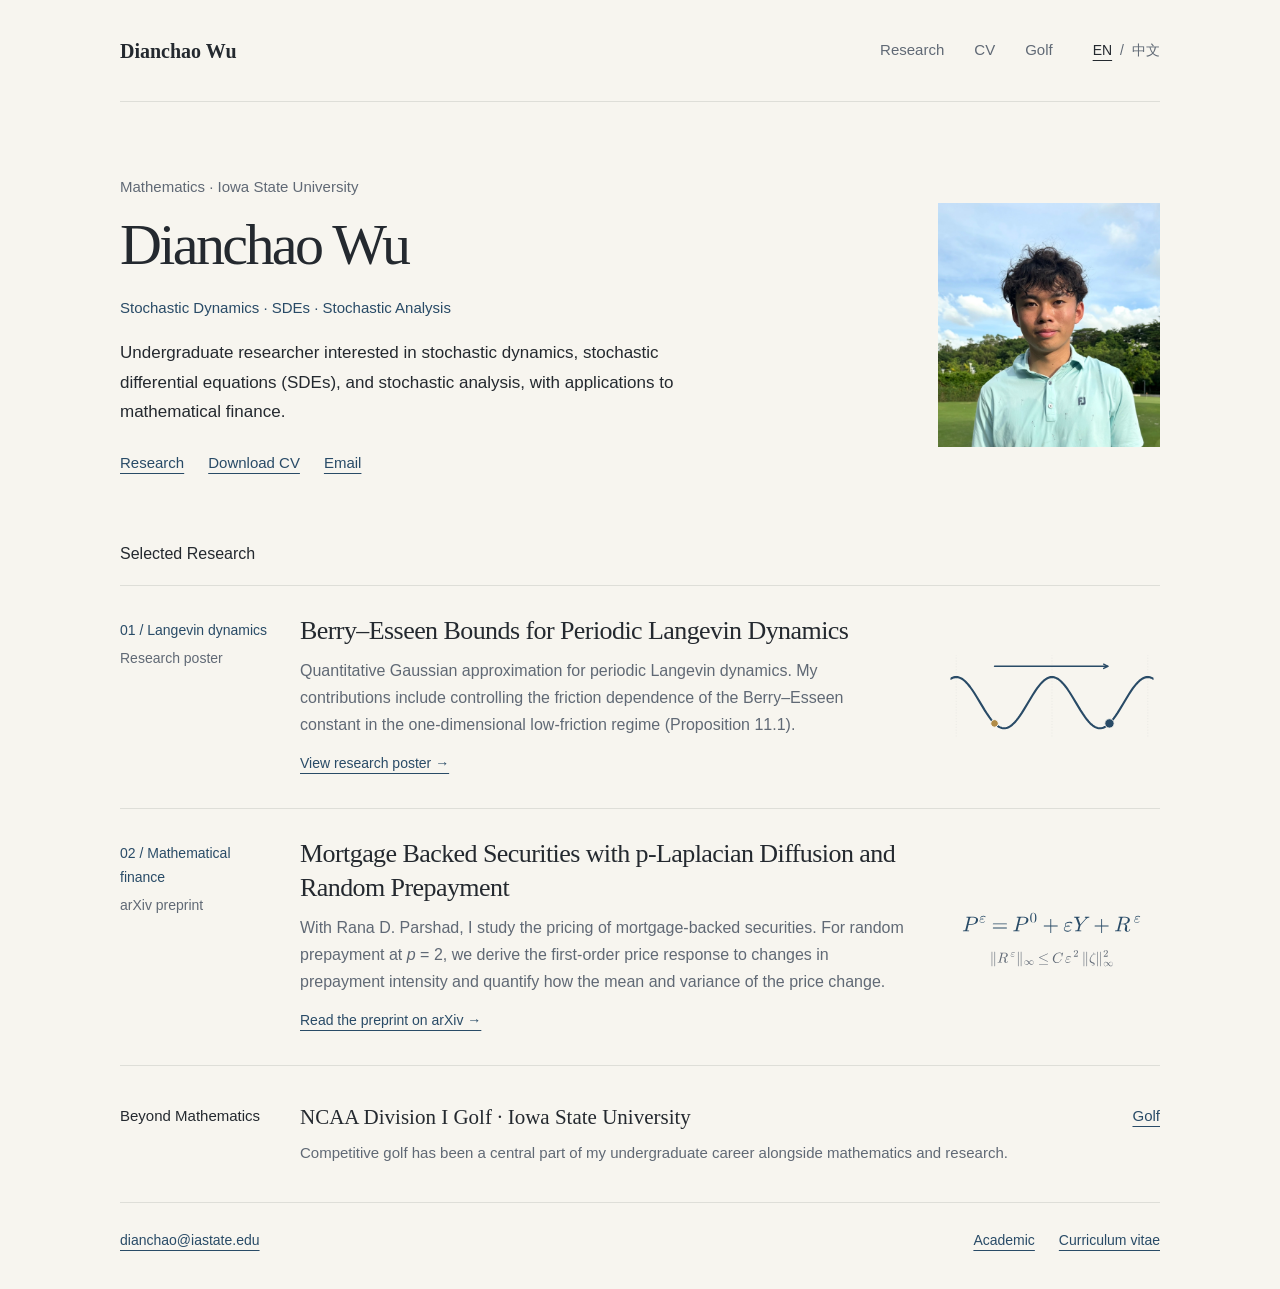
<file: index.html>
<!DOCTYPE html>
<html lang="en">
<head>
    <meta charset="UTF-8">
    <meta name="viewport" content="width=device-width, initial-scale=1.0">
    <title>Dianchao Wu</title>
    <link rel="stylesheet" href="style.css">
    <link rel="stylesheet" href="language-switch.css?v=20260927-1">
    <link rel="stylesheet" href="editorial.css?v=20261125-1">
    <script src="language-switch.js" defer></script>
    <link rel="alternate" hreflang="en" href="./">
    <link rel="alternate" hreflang="zh-CN" href="zh/">
    <link rel="alternate" hreflang="x-default" href="./">
</head>

<body>

<header class="topbar">
    <div class="nav-container">
<div class="site-title"><a href="index.html">Dianchao Wu</a></div>
        <nav class="nav" aria-label="Primary navigation">
            <a href="research.html">Research</a>
            <a href="cv/">CV</a>
            <a href="golf.html">Golf</a>
        </nav>
        <nav class="language-switch" aria-label="Language selection">
            <a href="./" lang="en" hreflang="en" aria-current="true">EN</a>
            <span aria-hidden="true">/</span>
            <a href="zh/" lang="zh-CN" hreflang="zh-CN">中文</a>
        </nav>
    </div>
</header>

<main class="editorial-home">
        <section class="editorial-intro" aria-labelledby="home-title">
          <div>
            <p class="editorial-affiliation">Mathematics · Iowa State University</p>
            <h1 id="home-title">Dianchao Wu</h1>
            <p class="editorial-fields">Stochastic Dynamics · SDEs · Stochastic Analysis</p>
            <p class="editorial-bio">Undergraduate researcher interested in stochastic dynamics, stochastic differential equations (SDEs), and stochastic analysis, with applications to mathematical finance.</p>
            <div class="editorial-links">
              <a href="research.html">Research</a>
              <a href="cv.pdf?v=20261125-2">Download CV</a>
              <a href="mailto:dianchao@iastate.edu">Email</a>
            </div>
          </div>
          <figure class="editorial-portrait"><img src="profile.jpg" width="222" height="244" alt="Portrait of Dianchao Wu"></figure>
        </section>
        <section id="current-research" aria-labelledby="selected-research">
          <h2 class="editorial-section-title" id="selected-research">Selected Research</h2>
          <article class="editorial-project-row has-figure">
            <div class="editorial-project-label"><span>01 / Langevin dynamics</span><div>Research poster</div></div>
            <div>
              <h3><a href="/langevin/">Berry–Esseen Bounds for Periodic Langevin Dynamics</a></h3>
              <p>Quantitative Gaussian approximation for periodic Langevin dynamics. My contributions include controlling the friction dependence of the Berry–Esseen constant in the one-dimensional low-friction regime (Proposition 11.1).</p>
              <a class="editorial-row-link" href="/langevin/">View research poster →</a>
            </div>
            <figure class="editorial-project-figure"><a href="/langevin/" tabindex="-1" aria-hidden="true"><img src="figures/langevin-potential-thumb.svg" width="386" height="148" alt="Periodic potential with the unwrapped displacement between two positions" loading="lazy"></a></figure>
          </article>
          <article class="editorial-project-row has-figure">
            <div class="editorial-project-label"><span>02 / Mathematical finance</span><div>arXiv preprint</div></div>
            <div>
              <h3><a href="research.html#mbs">Mortgage Backed Securities with p-Laplacian Diffusion and Random Prepayment</a></h3>
              <p>With Rana D. Parshad, I study the pricing of mortgage-backed securities. For random prepayment at <i>p</i> = 2, we derive the first-order price response to changes in prepayment intensity and quantify how the mean and variance of the price change.</p>
              <a class="editorial-row-link" href="https://arxiv.org/abs/2611.33367">Read the preprint on arXiv →</a>
            </div>
            <figure class="editorial-project-figure"><a href="research.html#mbs" tabindex="-1" aria-hidden="true"><img src="figures/mbs-expansion.svg" width="386" height="148" alt="Price expansion: the perturbed price equals the baseline plus a linear response and a quadratic remainder" loading="lazy"></a></figure>
          </article>
        </section>
        <section class="editorial-beyond" id="beyond-mathematics" aria-labelledby="beyond-title">
          <h2 id="beyond-title">Beyond Mathematics</h2>
          <div><h3>NCAA Division I Golf · Iowa State University</h3><p>Competitive golf has been a central part of my undergraduate career alongside mathematics and research.</p></div>
          <a href="golf.html">Golf</a>
        </section>
</main>


<footer class="site-footer">
    <a href="mailto:dianchao@iastate.edu">dianchao@iastate.edu</a>
    <nav aria-label="More information">
        <a href="academic.html">Academic</a>
        <a href="cv/">Curriculum vitae</a>
    </nav>
</footer>

</body>
</html>
</file>
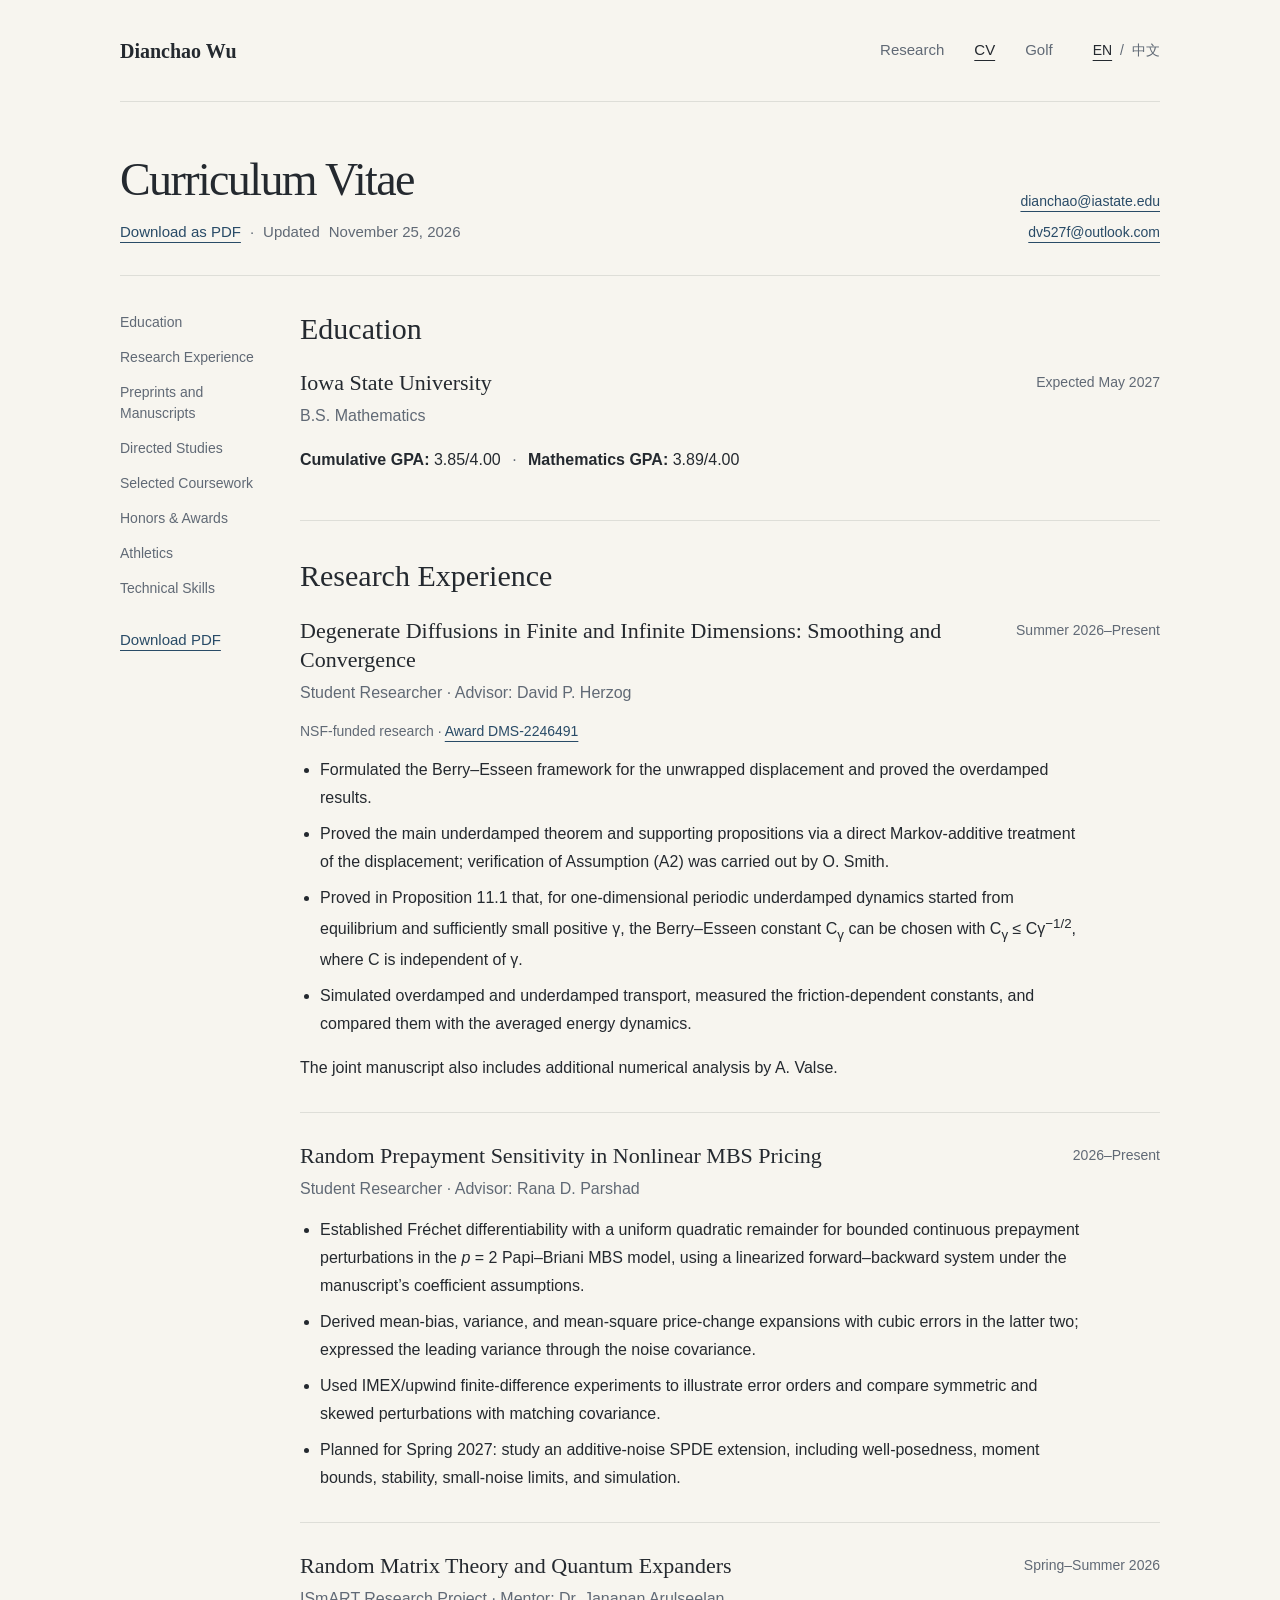
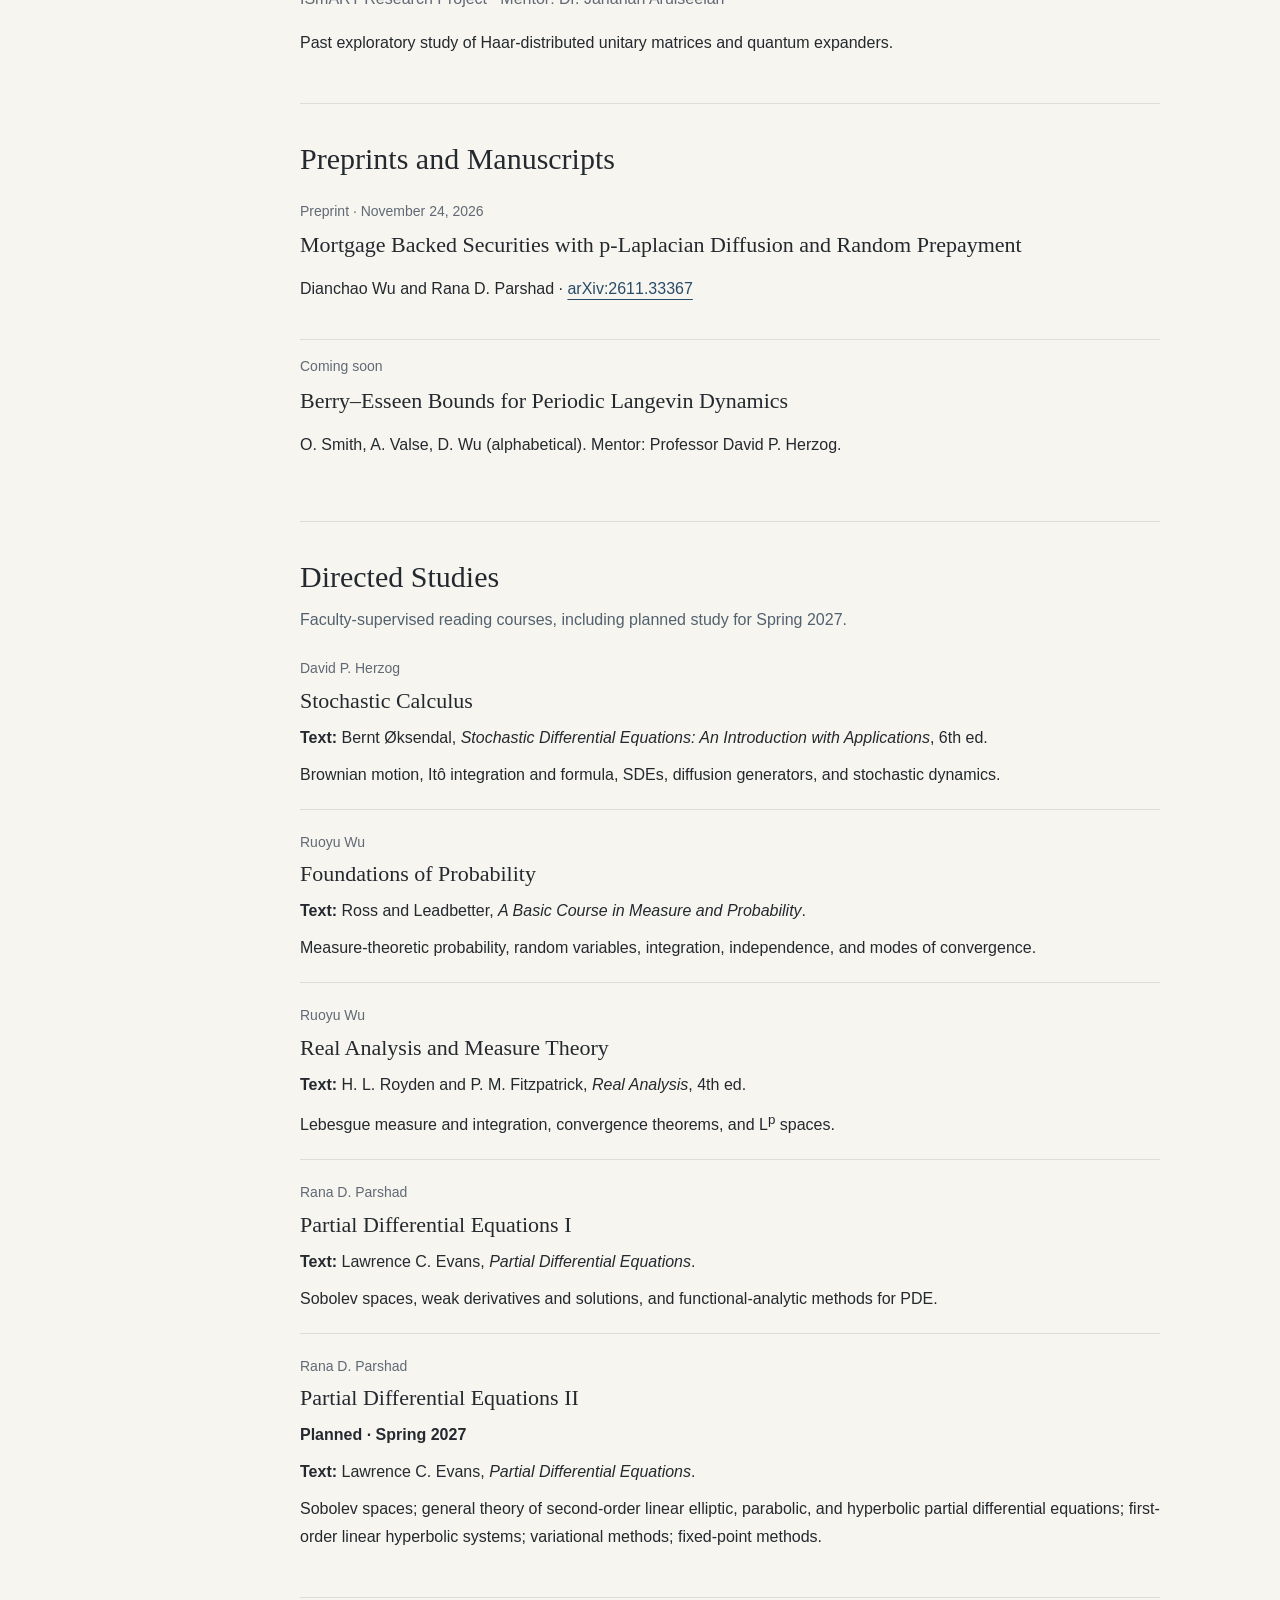
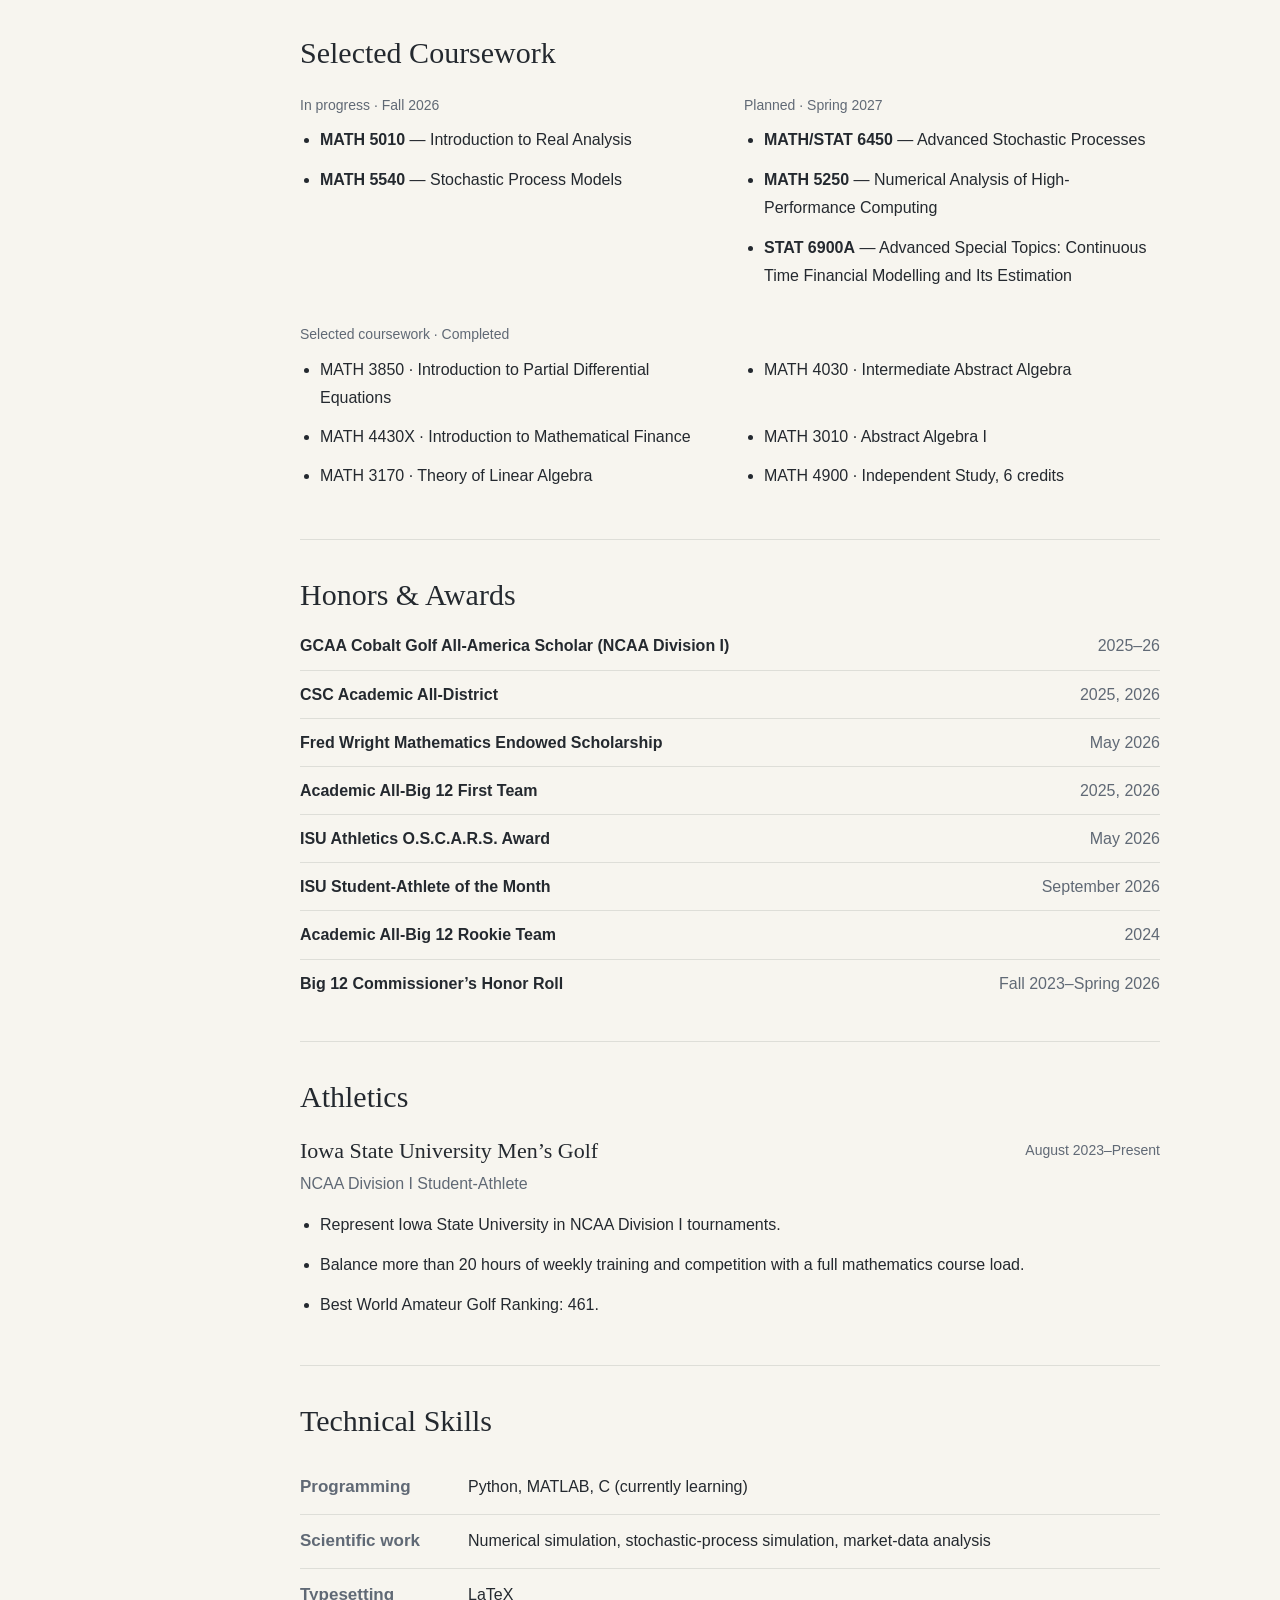
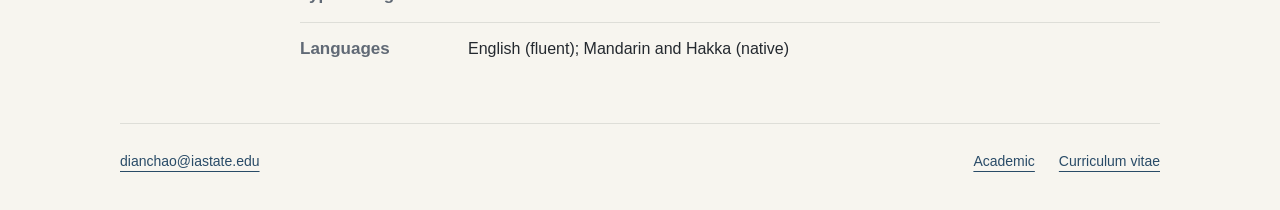
<file: cv/index.html>
<!DOCTYPE html>
<html lang="en">
<head>
    <meta charset="UTF-8">
    <meta name="viewport" content="width=device-width, initial-scale=1.0">
    <meta
        name="description"
        content="Curriculum vitae of Dianchao Wu, an Iowa State University mathematics student working in stochastic dynamics and mathematical finance."
    >
    <title>Curriculum Vitae | Dianchao Wu</title>
    <link rel="stylesheet" href="../style.css">
    <link rel="stylesheet" href="../language-switch.css?v=20260927-1">
    <link rel="stylesheet" href="../editorial.css?v=20261125-1">
    <script src="../language-switch.js" defer></script>
    <link rel="alternate" hreflang="en" href="./">
    <link rel="alternate" hreflang="zh-CN" href="../zh/cv/">
    <link rel="alternate" hreflang="x-default" href="./">
</head>

<body>

<header class="topbar">
    <div class="nav-container">
<div class="site-title"><a href="../index.html">Dianchao Wu</a></div>
        <nav class="nav" aria-label="Primary navigation">
            <a href="../research.html">Research</a>
            <a href="./" aria-current="page">CV</a>
            <a href="../golf.html">Golf</a>
        </nav>
        <nav class="language-switch" aria-label="Language selection">
            <a href="./" lang="en" hreflang="en" aria-current="true">EN</a>
            <span aria-hidden="true">/</span>
            <a href="../zh/cv/" lang="zh-CN" hreflang="zh-CN">中文</a>
        </nav>
    </div>
</header>

<main class="cv-page">
    <header class="cv-header">
        <div>
            <p class="eyebrow">Dianchao Wu</p>
            <h1>Curriculum Vitae</h1>
            <p class="cv-updated">
                <a href="../cv.pdf?v=20261125-2" target="_blank">Download as PDF</a>
                <span aria-hidden="true">·</span>
                Updated <time datetime="2026-11-25">November 25, 2026</time>
            </p>
        </div>
        <div class="cv-contact" aria-label="Contact information">
            <a href="mailto:dianchao@iastate.edu">dianchao@iastate.edu</a>
            <a href="mailto:dv527f@outlook.com">dv527f@outlook.com</a>
        </div>
    </header>

    <div class="cv-layout">
        <aside class="cv-rail">
            <nav class="cv-toc" aria-label="Curriculum vitae sections">
                <a href="#education">Education</a>
                <a href="#research-experience">Research Experience</a>
                <a href="#manuscripts">Preprints and Manuscripts</a>
                <a href="#directed-studies">Directed Studies</a>
                <a href="#coursework">Selected Coursework</a>
                <a href="#honors">Honors &amp; Awards</a>
                <a href="#athletics">Athletics</a>
                <a href="#technical-skills">Technical Skills</a>
            </nav>
            <a class="cv-download" href="../cv.pdf?v=20261125-2" target="_blank">Download PDF</a>
        </aside>

        <article class="cv-document">
            <section class="cv-section" id="education">
                <h2>Education</h2>
                <div class="cv-item-head">
                    <div>
                        <h3>Iowa State University</h3>
                        <p>B.S. Mathematics</p>
                    </div>
                    <p>Expected May 2027</p>
                </div>
                <p class="cv-gpa"><strong>Cumulative GPA:</strong> 3.85/4.00 <span>·</span> <strong>Mathematics GPA:</strong> 3.89/4.00</p>
            </section>


            <section class="cv-section" id="research-experience">
                <h2>Research Experience</h2>

                <article class="cv-entry">
                    <div class="cv-item-head">
                        <div>
                            <h3>Degenerate Diffusions in Finite and Infinite Dimensions: Smoothing and Convergence</h3>
                            <p>Student Researcher · Advisor: David P. Herzog</p>
                        </div>
                        <p>Summer 2026–Present</p>
                    </div>
                    <p class="cv-funding">
                        NSF-funded research ·
                        <a href="https://www.nsf.gov/awardsearch/showAward?AWD_ID=2246491" target="_blank" rel="noopener noreferrer">Award DMS-2246491</a>
                    </p>
                    <ul>
                        <li>Formulated the Berry–Esseen framework for the unwrapped displacement and proved the overdamped results.</li>
                        <li>Proved the main underdamped theorem and supporting propositions via a direct Markov-additive treatment of the displacement; verification of Assumption (A2) was carried out by O. Smith.</li>
                        <li>Proved in Proposition 11.1 that, for one-dimensional periodic underdamped dynamics started from equilibrium and sufficiently small positive γ, the Berry–Esseen constant C<sub>γ</sub> can be chosen with C<sub>γ</sub> ≤ Cγ<sup>−1/2</sup>, where C is independent of γ.</li>
                        <li>Simulated overdamped and underdamped transport, measured the friction-dependent constants, and compared them with the averaged energy dynamics.</li>
                    </ul>
                    <p>The joint manuscript also includes additional numerical analysis by A. Valse.</p>
                </article>

                <article class="cv-entry">
                    <div class="cv-item-head">
                        <div>
                            <h3>Random Prepayment Sensitivity in Nonlinear MBS Pricing</h3>
                            <p>Student Researcher · Advisor: Rana D. Parshad</p>
                        </div>
                        <p>2026–Present</p>
                    </div>
                    <ul>
                        <li>Established Fréchet differentiability with a uniform quadratic remainder for bounded continuous prepayment perturbations in the <i>p</i> = 2 Papi–Briani MBS model, using a linearized forward–backward system under the manuscript’s coefficient assumptions.</li>
                        <li>Derived mean-bias, variance, and mean-square price-change expansions with cubic errors in the latter two; expressed the leading variance through the noise covariance.</li>
                        <li>Used IMEX/upwind finite-difference experiments to illustrate error orders and compare symmetric and skewed perturbations with matching covariance.</li>
                        <li>Planned for Spring 2027: study an additive-noise SPDE extension, including well-posedness, moment bounds, stability, small-noise limits, and simulation.</li>
                    </ul>
                </article>

                <article class="cv-entry">
                    <div class="cv-item-head">
                        <div>
                            <h3>Random Matrix Theory and Quantum Expanders</h3>
                            <p>ISmART Research Project · Mentor: Dr. Jananan Arulseelan</p>
                        </div>
                        <p>Spring–Summer 2026</p>
                    </div>
                    <p>Past exploratory study of Haar-distributed unitary matrices and quantum expanders.</p>
                </article>
            </section>

            <section class="cv-section" id="manuscripts">
                <h2>Preprints and Manuscripts</h2>
                <div class="manuscript-list">
                    <article class="manuscript-entry">
                        <p class="manuscript-status">Preprint · November 24, 2026</p>
                        <h3>Mortgage Backed Securities with p-Laplacian Diffusion and Random Prepayment</h3>
                        <p>Dianchao Wu and Rana D. Parshad · <a href="https://arxiv.org/abs/2611.33367">arXiv:2611.33367</a></p>
                    </article>

                    <article class="manuscript-entry">
                        <p class="manuscript-status">Coming soon</p>
                        <h3>Berry–Esseen Bounds for Periodic Langevin Dynamics</h3>
                        <p>O. Smith, A. Valse, D. Wu (alphabetical). Mentor: Professor David P. Herzog.</p>
                    </article>
                </div>
            </section>

            <section class="cv-section" id="directed-studies">
                <h2>Directed Studies</h2>
                <p class="cv-section-intro">Faculty-supervised reading courses, including planned study for Spring 2027.</p>

                <div class="cv-study-grid">
                    <article class="cv-study-card">
                        <p class="cv-label">David P. Herzog</p>
                        <h3>Stochastic Calculus</h3>
                        <p><strong>Text:</strong> Bernt Øksendal, <em>Stochastic Differential Equations: An Introduction with Applications</em>, 6th ed.</p>
                        <p>Brownian motion, Itô integration and formula, SDEs, diffusion generators, and stochastic dynamics.</p>
                    </article>

                    <article class="cv-study-card">
                        <p class="cv-label">Ruoyu Wu</p>
                        <h3>Foundations of Probability</h3>
                        <p><strong>Text:</strong> Ross and Leadbetter, <em>A Basic Course in Measure and Probability</em>.</p>
                        <p>Measure-theoretic probability, random variables, integration, independence, and modes of convergence.</p>
                    </article>

                    <article class="cv-study-card">
                        <p class="cv-label">Ruoyu Wu</p>
                        <h3>Real Analysis and Measure Theory</h3>
                        <p><strong>Text:</strong> H. L. Royden and P. M. Fitzpatrick, <em>Real Analysis</em>, 4th ed.</p>
                        <p>Lebesgue measure and integration, convergence theorems, and L<sup>p</sup> spaces.</p>
                    </article>

                    <article class="cv-study-card">
                        <p class="cv-label">Rana D. Parshad</p>
                        <h3>Partial Differential Equations I</h3>
                        <p><strong>Text:</strong> Lawrence C. Evans, <em>Partial Differential Equations</em>.</p>
                        <p>Sobolev spaces, weak derivatives and solutions, and functional-analytic methods for PDE.</p>
                    </article>

                    <article class="cv-study-card">
                        <p class="cv-label">Rana D. Parshad</p>
                        <h3>Partial Differential Equations II</h3>
                        <p class="cv-study-status"><strong>Planned · Spring 2027</strong></p>
                        <p><strong>Text:</strong> Lawrence C. Evans, <em>Partial Differential Equations</em>.</p>
                        <p>Sobolev spaces; general theory of second-order linear elliptic, parabolic, and hyperbolic partial differential equations; first-order linear hyperbolic systems; variational methods; fixed-point methods.</p>
                    </article>
                </div>
            </section>

            <section class="cv-section" id="coursework">
                <h2>Selected Coursework</h2>
                <div class="coursework-grid">
                    <section class="coursework-block">
                        <p class="cv-label">In progress · Fall 2026</p>
                        <ul>
                            <li><strong>MATH 5010</strong> — Introduction to Real Analysis</li>
                            <li><strong>MATH 5540</strong> — Stochastic Process Models</li>
                        </ul>
                    </section>

                    <section class="coursework-block">
                        <p class="cv-label">Planned · Spring 2027</p>
                        <ul>
                            <li><strong>MATH/STAT 6450</strong> — Advanced Stochastic Processes</li>
                            <li><strong>MATH 5250</strong> — Numerical Analysis of High-Performance Computing</li>
                            <li><strong>STAT 6900A</strong> — Advanced Special Topics: Continuous Time Financial Modelling and Its Estimation</li>
                        </ul>
                    </section>
                </div>

                <section class="completed-coursework">
                    <p class="cv-label">Selected coursework · Completed</p>
                    <ul class="course-chip-list">
                        <li>MATH 3850 · Introduction to Partial Differential Equations</li>
                        <li>MATH 4030 · Intermediate Abstract Algebra</li>
                        <li>MATH 4430X · Introduction to Mathematical Finance</li>
                        <li>MATH 3010 · Abstract Algebra I</li>
                        <li>MATH 3170 · Theory of Linear Algebra</li>
                        <li>MATH 4900 · Independent Study, 6 credits</li>
                    </ul>
                </section>
            </section>


            <section class="cv-section" id="honors">
                <h2>Honors &amp; Awards</h2>
                <!-- Verified 2026-10-14 against ISU Athletics:
                     https://cyclones.com/news/2026/8/3/mens-golf-four-cyclones-earn-gcaa-cobalt-golf-all-america-scholar-honors
                     https://cyclones.com/news/2026/10/9/academic-services-september-student-athletes-of-the-month-announced
                     https://cyclones.com/sports/golf/roster/dianchao-wu/15536
                     https://cyclones.com/news/2026/6/30/academic-services-big-12-announces-spring-academic-honors
                     The former Spring 2026 All-Academic Team entry is consolidated below. -->
                <div class="cv-honor-list">
                    <div><strong>GCAA Cobalt Golf All-America Scholar (NCAA Division I)</strong><span>2025–26</span></div>
                    <div><strong>CSC Academic All-District</strong><span>2025, 2026</span></div>
                    <div><strong>Fred Wright Mathematics Endowed Scholarship</strong><span>May 2026</span></div>
                    <div><strong>Academic All-Big 12 First Team</strong><span>2025, 2026</span></div>
                    <div><strong>ISU Athletics O.S.C.A.R.S. Award</strong><span>May 2026</span></div>
                    <div><strong>ISU Student-Athlete of the Month</strong><span>September 2026</span></div>
                    <div><strong>Academic All-Big 12 Rookie Team</strong><span>2024</span></div>
                    <div><strong>Big 12 Commissioner’s Honor Roll</strong><span>Fall 2023–Spring 2026</span></div>
                </div>
            </section>

            <section class="cv-section" id="athletics">
                <h2>Athletics</h2>
                <div class="cv-item-head">
                    <div>
                        <h3>Iowa State University Men’s Golf</h3>
                        <p>NCAA Division I Student-Athlete</p>
                    </div>
                    <p>August 2023–Present</p>
                </div>
                <ul>
                    <li>Represent Iowa State University in NCAA Division I tournaments.</li>
                    <li>Balance more than 20 hours of weekly training and competition with a full mathematics course load.</li>
                    <li>Best World Amateur Golf Ranking: 461.</li>
                </ul>
            </section>

            <section class="cv-section" id="technical-skills">
                <h2>Technical Skills</h2>
                <dl class="skills-list">
                    <div><dt>Programming</dt><dd>Python, MATLAB, C (currently learning)</dd></div>
                    <div><dt>Scientific work</dt><dd>Numerical simulation, stochastic-process simulation, market-data analysis</dd></div>
                    <div><dt>Typesetting</dt><dd>LaTeX</dd></div>
                    <div><dt>Languages</dt><dd>English (fluent); Mandarin and Hakka (native)</dd></div>
                </dl>
            </section>
        </article>
    </div>
</main>


<footer class="site-footer">
    <a href="mailto:dianchao@iastate.edu">dianchao@iastate.edu</a>
    <nav aria-label="More information">
        <a href="../academic.html">Academic</a>
        <a href="./">Curriculum vitae</a>
    </nav>
</footer>

</body>
</html>
</file>
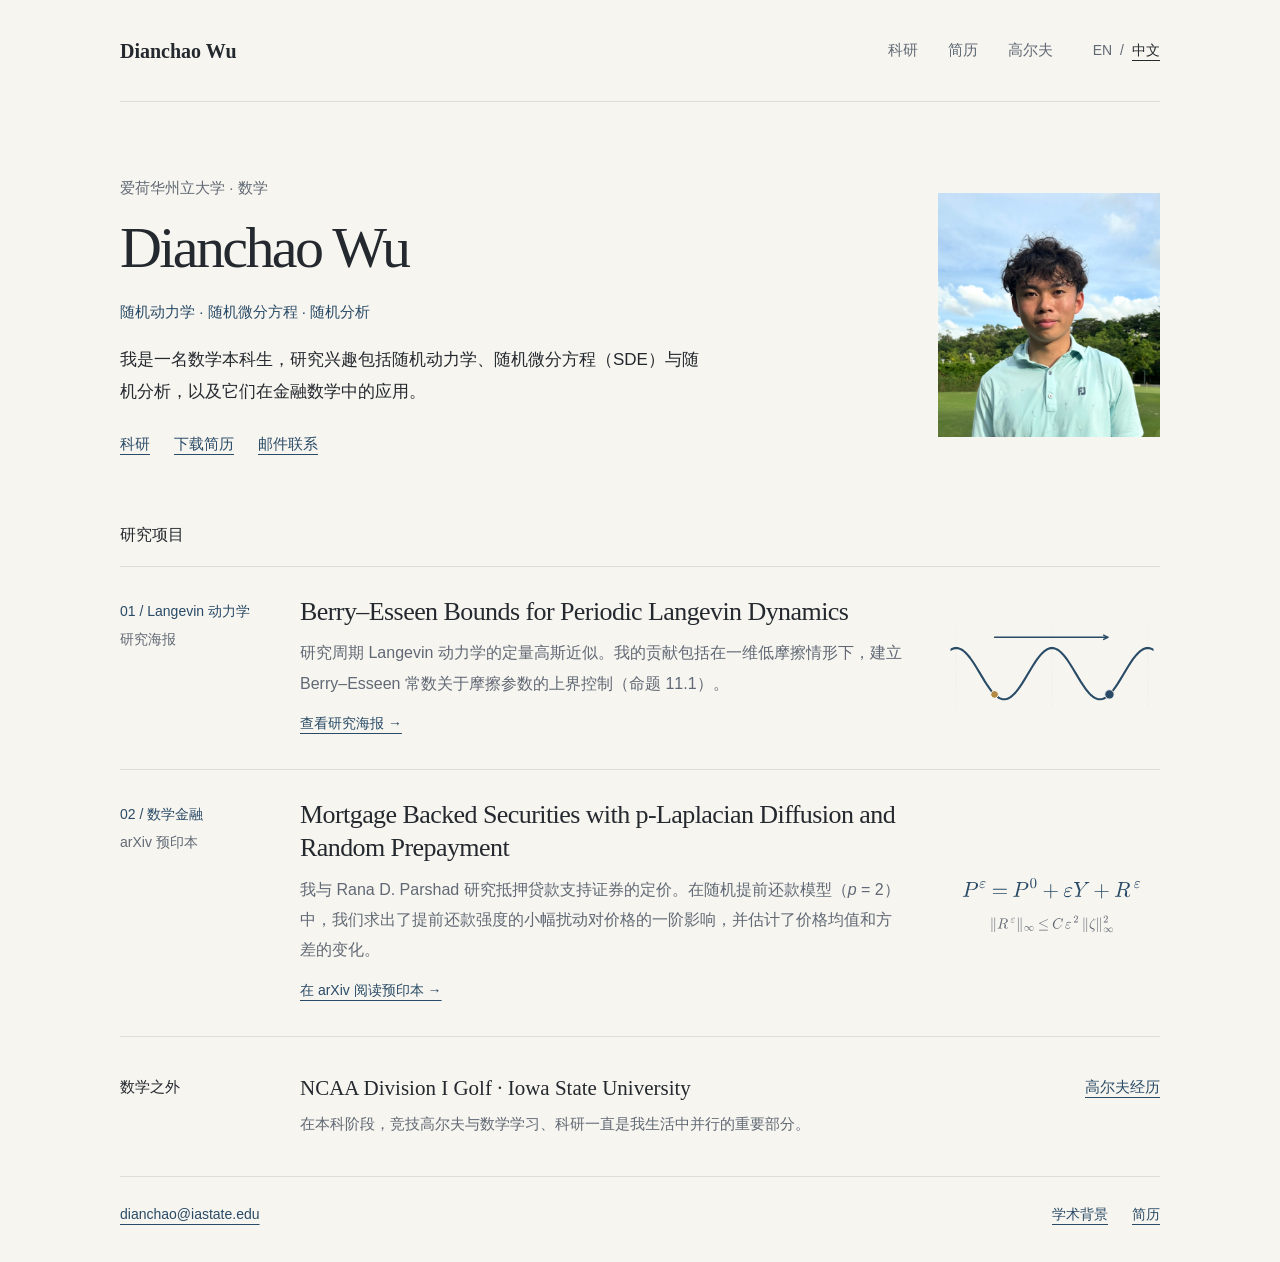
<file: zh/index.html>
<!DOCTYPE html>
<html lang="zh-CN">
<head>
    <meta charset="UTF-8">
    <meta name="viewport" content="width=device-width, initial-scale=1.0">
    <title>Dianchao Wu</title>
    <link rel="stylesheet" href="../style.css">
    <link rel="stylesheet" href="../language-switch.css?v=20260927-1">
    <link rel="stylesheet" href="../editorial.css?v=20261125-1">
    <script src="../language-switch.js" defer></script>
    <link rel="alternate" hreflang="en" href="../">
    <link rel="alternate" hreflang="zh-CN" href="./">
    <link rel="alternate" hreflang="x-default" href="../">
</head>

<body>

<header class="topbar">
    <div class="nav-container">
<div class="site-title"><a href="index.html">Dianchao Wu</a></div>
        <nav class="nav" aria-label="主要导航">
            <a href="research.html">科研</a>
            <a href="cv/">简历</a>
            <a href="golf.html">高尔夫</a>
        </nav>
        <nav class="language-switch" aria-label="语言切换">
            <a href="../" lang="en" hreflang="en">EN</a>
            <span aria-hidden="true">/</span>
            <a href="./" lang="zh-CN" hreflang="zh-CN" aria-current="true">中文</a>
        </nav>
    </div>
</header>

<main class="editorial-home">
        <section class="editorial-intro" aria-labelledby="home-title">
          <div>
            <p class="editorial-affiliation">爱荷华州立大学 · 数学</p>
            <h1 id="home-title">Dianchao Wu</h1>
            <p class="editorial-fields">随机动力学 · 随机微分方程 · 随机分析</p>
            <p class="editorial-bio">我是一名数学本科生，研究兴趣包括随机动力学、随机微分方程（SDE）与随机分析，以及它们在金融数学中的应用。</p>
            <div class="editorial-links">
              <a href="research.html">科研</a>
              <a href="../cv.pdf?v=20261125-2">下载简历</a>
              <a href="mailto:dianchao@iastate.edu">邮件联系</a>
            </div>
          </div>
          <figure class="editorial-portrait"><img src="../profile.jpg" width="222" height="244" alt="Dianchao Wu 肖像"></figure>
        </section>
        <section id="current-research" aria-labelledby="selected-research">
          <h2 class="editorial-section-title" id="selected-research">研究项目</h2>
          <article class="editorial-project-row has-figure">
            <div class="editorial-project-label"><span>01 / Langevin 动力学</span><div>研究海报</div></div>
            <div>
              <h3><a href="/langevin/?lang=zh">Berry–Esseen Bounds for Periodic Langevin Dynamics</a></h3>
              <p>研究周期 Langevin 动力学的定量高斯近似。我的贡献包括在一维低摩擦情形下，建立 Berry–Esseen 常数关于摩擦参数的上界控制（命题 11.1）。</p>
              <a class="editorial-row-link" href="/langevin/?lang=zh">查看研究海报 →</a>
            </div>
            <figure class="editorial-project-figure"><a href="/langevin/?lang=zh" tabindex="-1" aria-hidden="true"><img src="../figures/langevin-potential-thumb.svg" width="386" height="148" alt="周期势场与两个位置之间的展开位移" loading="lazy"></a></figure>
          </article>
          <article class="editorial-project-row has-figure">
            <div class="editorial-project-label"><span>02 / 数学金融</span><div>arXiv 预印本</div></div>
            <div>
              <h3><a href="research.html#mbs">Mortgage Backed Securities with p-Laplacian Diffusion and Random Prepayment</a></h3>
              <p>我与 Rana D. Parshad 研究抵押贷款支持证券的定价。在随机提前还款模型（<i>p</i> = 2）中，我们求出了提前还款强度的小幅扰动对价格的一阶影响，并估计了价格均值和方差的变化。</p>
              <a class="editorial-row-link" href="https://arxiv.org/abs/2611.33367">在 arXiv 阅读预印本 →</a>
            </div>
            <figure class="editorial-project-figure"><a href="research.html#mbs" tabindex="-1" aria-hidden="true"><img src="../figures/mbs-expansion.svg" width="386" height="148" alt="价格展开：扰动价格等于基准价格加线性响应与二阶余项" loading="lazy"></a></figure>
          </article>
        </section>
        <section class="editorial-beyond" id="beyond-mathematics" aria-labelledby="beyond-title">
          <h2 id="beyond-title">数学之外</h2>
          <div><h3>NCAA Division I Golf · Iowa State University</h3><p>在本科阶段，竞技高尔夫与数学学习、科研一直是我生活中并行的重要部分。</p></div>
          <a href="golf.html">高尔夫经历</a>
        </section>
</main>


<footer class="site-footer">
    <a href="mailto:dianchao@iastate.edu">dianchao@iastate.edu</a>
    <nav aria-label="更多信息">
        <a href="academic.html">学术背景</a>
        <a href="cv/">简历</a>
    </nav>
</footer>

</body>
</html>
</file>
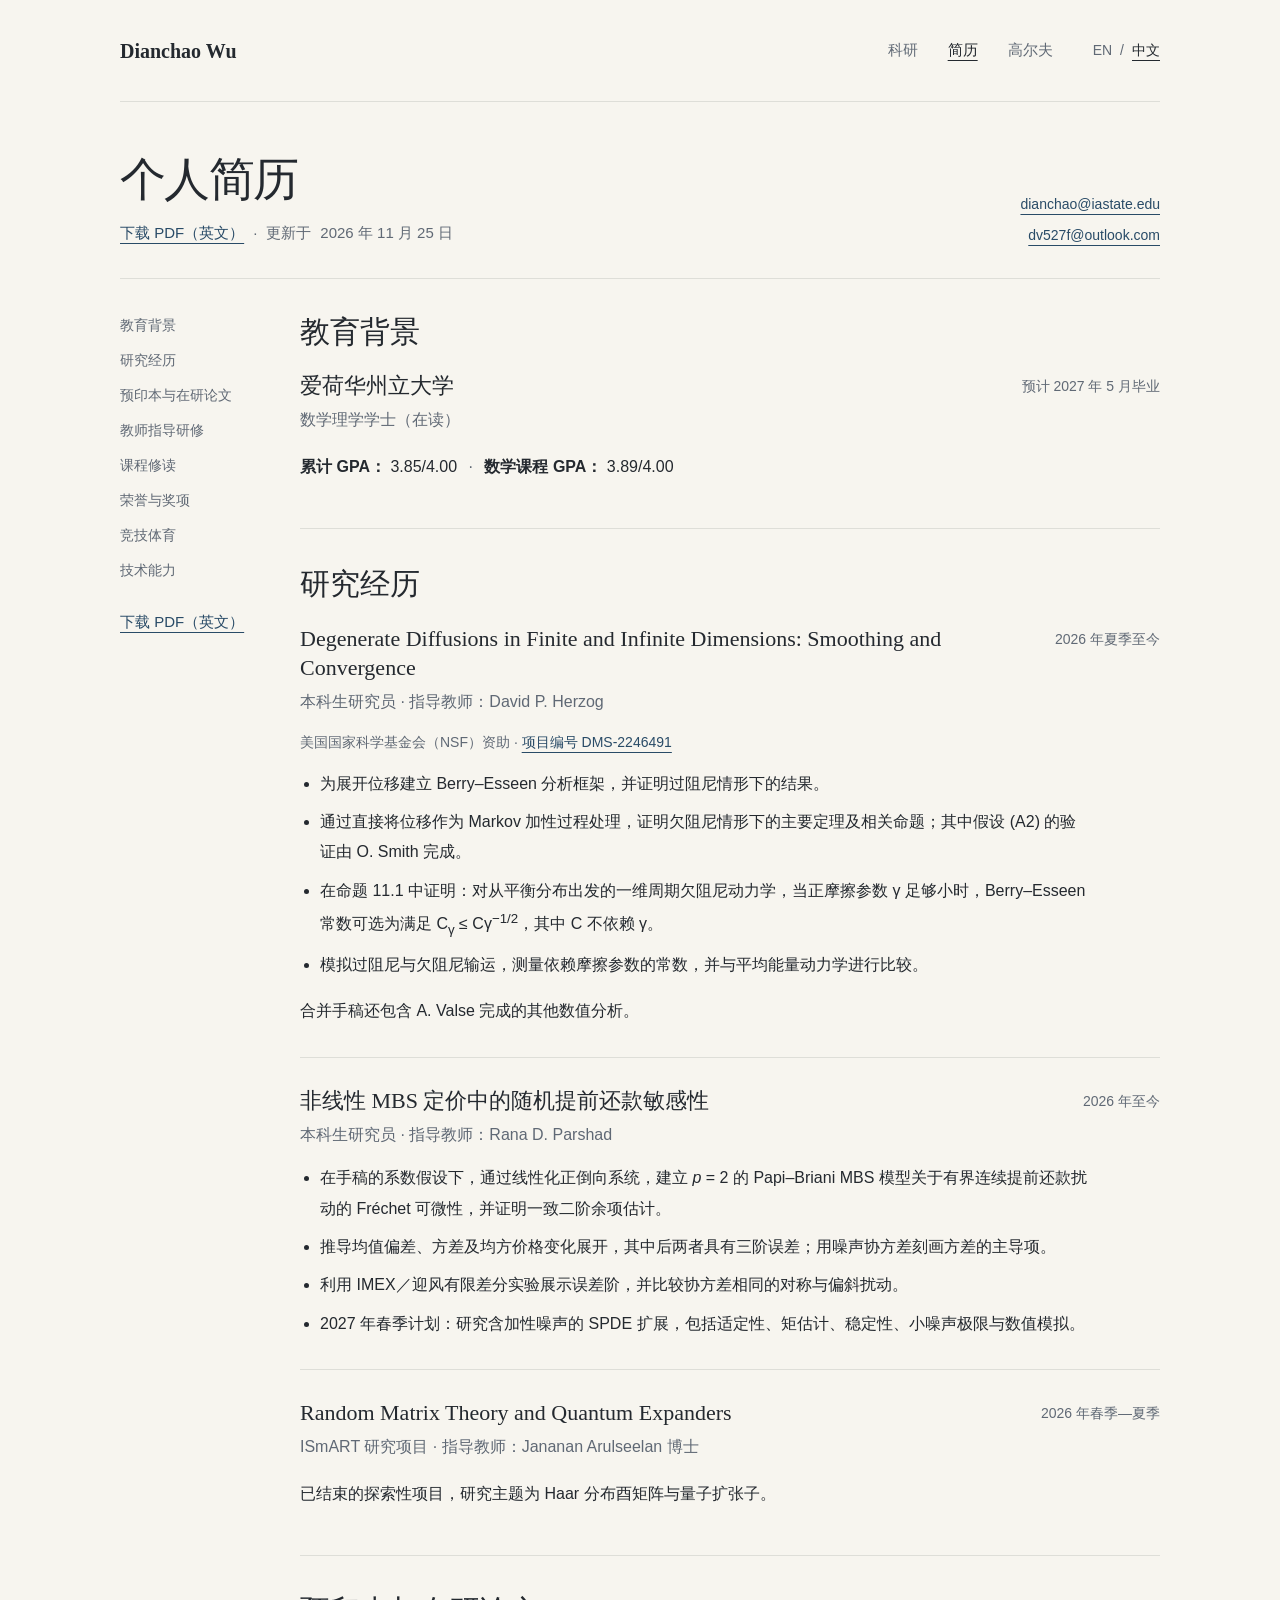
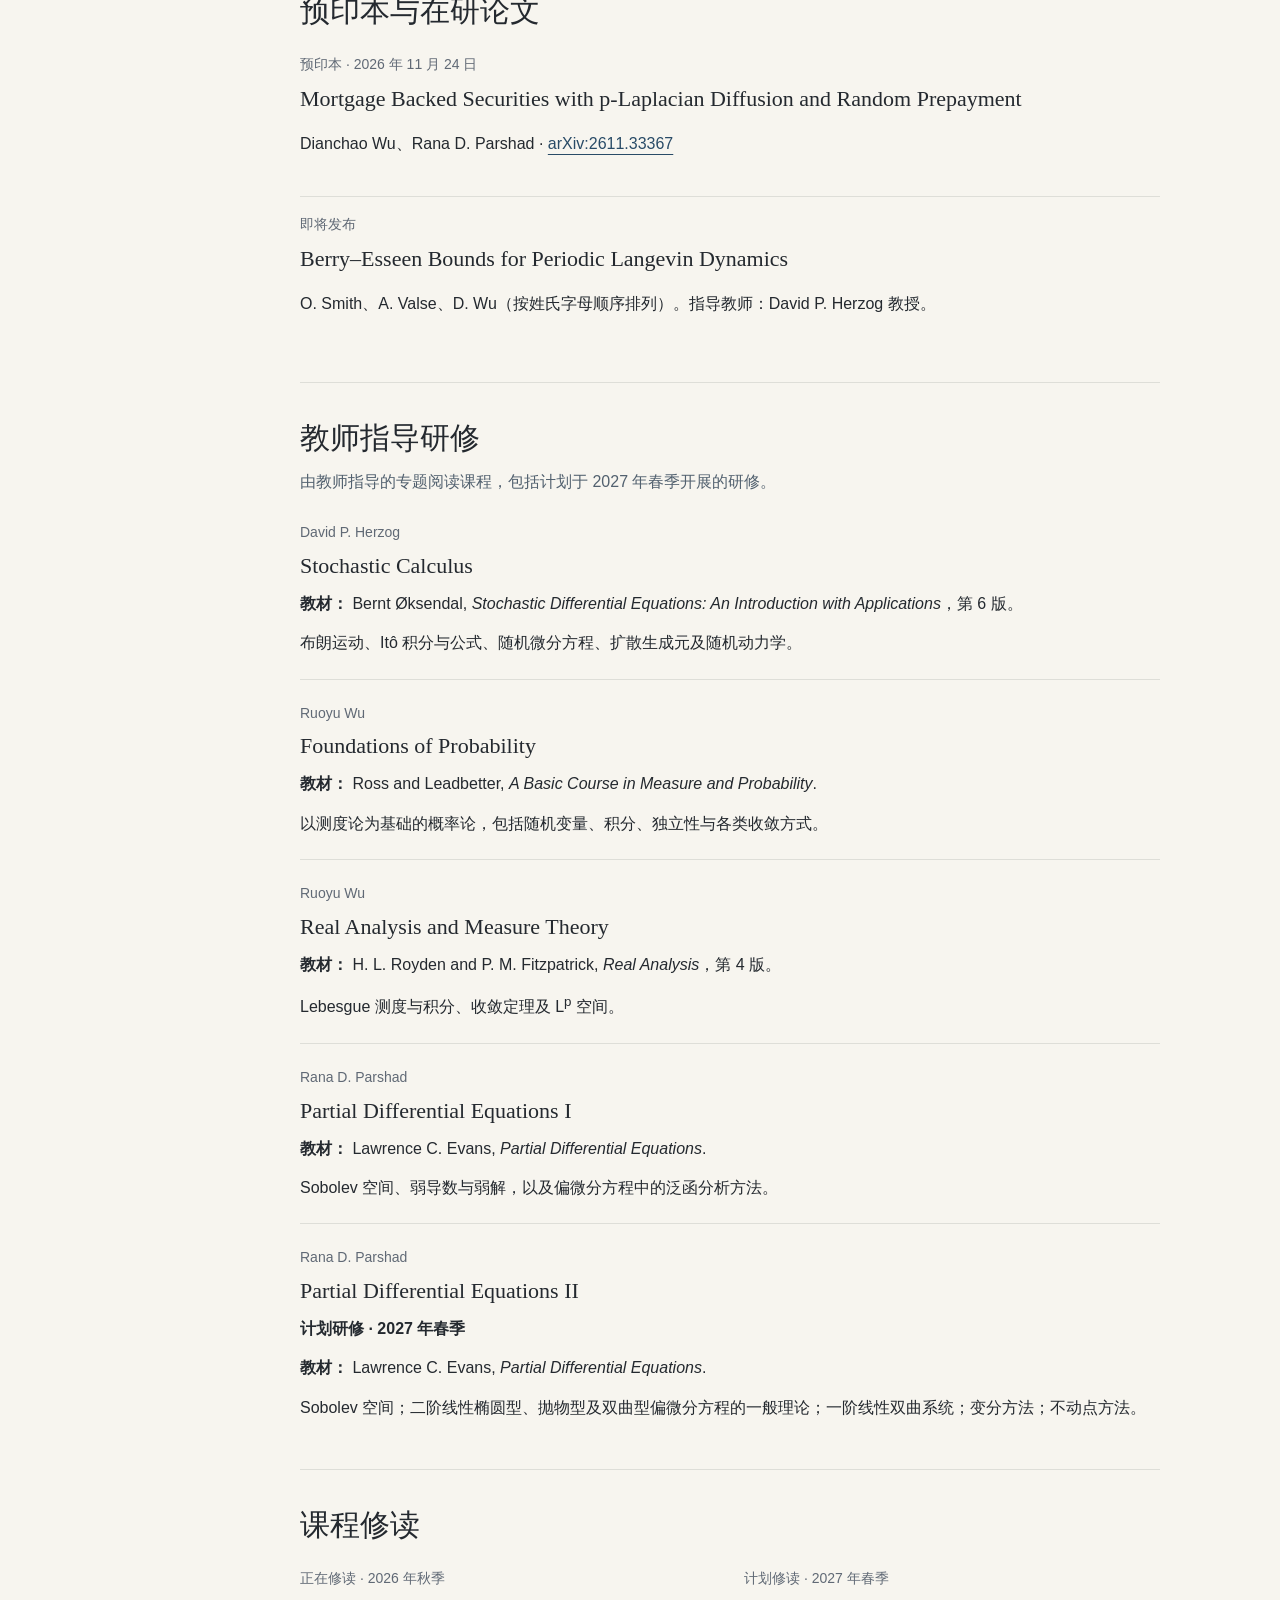
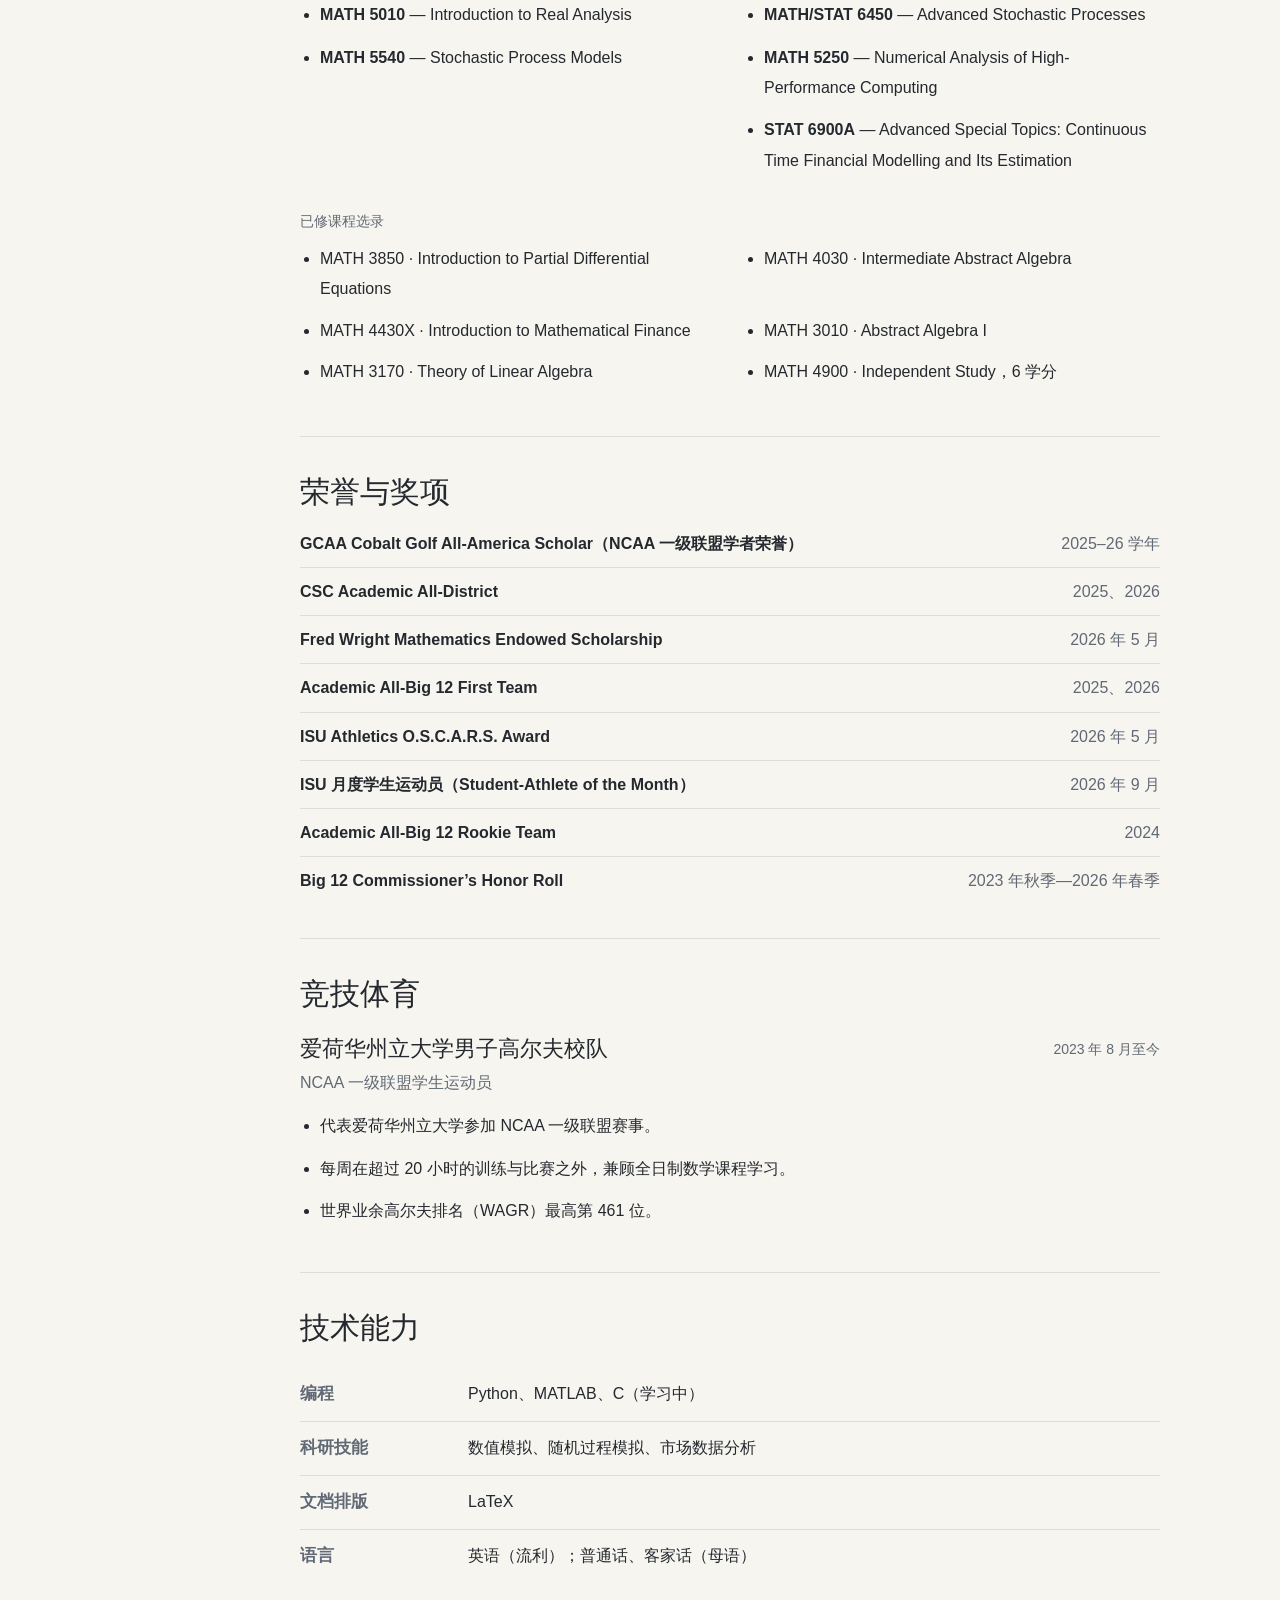
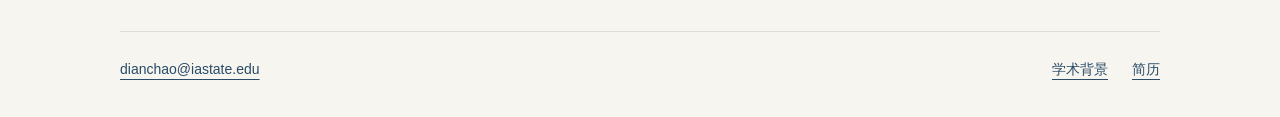
<file: zh/cv/index.html>
<!DOCTYPE html>
<html lang="zh-CN">
<head>
    <meta charset="UTF-8">
    <meta name="viewport" content="width=device-width, initial-scale=1.0">
    <meta
        name="description"
        content="Dianchao Wu 的个人简历：爱荷华州立大学数学本科生，研究随机动力学与金融数学。"
    >
    <title>个人简历 | Dianchao Wu</title>
    <link rel="stylesheet" href="../../style.css">
    <link rel="stylesheet" href="../../language-switch.css?v=20260927-1">
    <link rel="stylesheet" href="../../editorial.css?v=20261125-1">
    <script src="../../language-switch.js" defer></script>
    <link rel="alternate" hreflang="en" href="../../cv/">
    <link rel="alternate" hreflang="zh-CN" href="./">
    <link rel="alternate" hreflang="x-default" href="../../cv/">
</head>

<body>

<header class="topbar">
    <div class="nav-container">
<div class="site-title"><a href="../index.html">Dianchao Wu</a></div>
        <nav class="nav" aria-label="主要导航">
            <a href="../research.html">科研</a>
            <a href="./" aria-current="page">简历</a>
            <a href="../golf.html">高尔夫</a>
        </nav>
        <nav class="language-switch" aria-label="语言切换">
            <a href="../../cv/" lang="en" hreflang="en">EN</a>
            <span aria-hidden="true">/</span>
            <a href="./" lang="zh-CN" hreflang="zh-CN" aria-current="true">中文</a>
        </nav>
    </div>
</header>

<main class="cv-page">
    <header class="cv-header">
        <div>
            <p class="eyebrow">Dianchao Wu</p>
            <h1>个人简历</h1>
            <p class="cv-updated">
                <a href="../../cv.pdf?v=20261125-2" target="_blank">下载 PDF（英文）</a>
                <span aria-hidden="true">·</span>
                更新于 <time datetime="2026-11-25">2026 年 11 月 25 日</time>
            </p>
        </div>
        <div class="cv-contact" aria-label="联系方式">
            <a href="mailto:dianchao@iastate.edu">dianchao@iastate.edu</a>
            <a href="mailto:dv527f@outlook.com">dv527f@outlook.com</a>
        </div>
    </header>

    <div class="cv-layout">
        <aside class="cv-rail">
            <nav class="cv-toc" aria-label="简历目录">
                <a href="#education">教育背景</a>
                <a href="#research-experience">研究经历</a>
                <a href="#manuscripts">预印本与在研论文</a>
                <a href="#directed-studies">教师指导研修</a>
                <a href="#coursework">课程修读</a>
                <a href="#honors">荣誉与奖项</a>
                <a href="#athletics">竞技体育</a>
                <a href="#technical-skills">技术能力</a>
            </nav>
            <a class="cv-download" href="../../cv.pdf?v=20261125-2" target="_blank">下载 PDF（英文）</a>
        </aside>

        <article class="cv-document">
            <section class="cv-section" id="education">
                <h2>教育背景</h2>
                <div class="cv-item-head">
                    <div>
                        <h3>爱荷华州立大学</h3>
                        <p>数学理学学士（在读）</p>
                    </div>
                    <p>预计 2027 年 5 月毕业</p>
                </div>
                <p class="cv-gpa"><strong>累计 GPA：</strong> 3.85/4.00 <span>·</span> <strong>数学课程 GPA：</strong> 3.89/4.00</p>
            </section>


            <section class="cv-section" id="research-experience">
                <h2>研究经历</h2>

                <article class="cv-entry">
                    <div class="cv-item-head">
                        <div>
                            <h3>Degenerate Diffusions in Finite and Infinite Dimensions: Smoothing and Convergence</h3>
                            <p>本科生研究员 · 指导教师：David P. Herzog</p>
                        </div>
                        <p>2026 年夏季至今</p>
                    </div>
                    <p class="cv-funding">
                        美国国家科学基金会（NSF）资助 ·
                        <a href="https://www.nsf.gov/awardsearch/showAward?AWD_ID=2246491" target="_blank" rel="noopener noreferrer">项目编号 DMS-2246491</a>
                    </p>
                    <ul>
                        <li>为展开位移建立 Berry–Esseen 分析框架，并证明过阻尼情形下的结果。</li>
                        <li>通过直接将位移作为 Markov 加性过程处理，证明欠阻尼情形下的主要定理及相关命题；其中假设 (A2) 的验证由 O. Smith 完成。</li>
                        <li>在命题 11.1 中证明：对从平衡分布出发的一维周期欠阻尼动力学，当正摩擦参数 γ 足够小时，Berry–Esseen 常数可选为满足 C<sub>γ</sub> ≤ Cγ<sup>−1/2</sup>，其中 C 不依赖 γ。</li>
                        <li>模拟过阻尼与欠阻尼输运，测量依赖摩擦参数的常数，并与平均能量动力学进行比较。</li>
                    </ul>
                    <p>合并手稿还包含 A. Valse 完成的其他数值分析。</p>
                </article>

                <article class="cv-entry">
                    <div class="cv-item-head">
                        <div>
                            <h3>非线性 MBS 定价中的随机提前还款敏感性</h3>
                            <p>本科生研究员 · 指导教师：Rana D. Parshad</p>
                        </div>
                        <p>2026 年至今</p>
                    </div>
                    <ul>
                        <li>在手稿的系数假设下，通过线性化正倒向系统，建立 <i>p</i> = 2 的 Papi–Briani MBS 模型关于有界连续提前还款扰动的 Fréchet 可微性，并证明一致二阶余项估计。</li>
                        <li>推导均值偏差、方差及均方价格变化展开，其中后两者具有三阶误差；用噪声协方差刻画方差的主导项。</li>
                        <li>利用 IMEX／迎风有限差分实验展示误差阶，并比较协方差相同的对称与偏斜扰动。</li>
                        <li>2027 年春季计划：研究含加性噪声的 SPDE 扩展，包括适定性、矩估计、稳定性、小噪声极限与数值模拟。</li>
                    </ul>
                </article>

                <article class="cv-entry">
                    <div class="cv-item-head">
                        <div>
                            <h3>Random Matrix Theory and Quantum Expanders</h3>
                            <p>ISmART 研究项目 · 指导教师：Jananan Arulseelan 博士</p>
                        </div>
                        <p>2026 年春季—夏季</p>
                    </div>
                    <p>已结束的探索性项目，研究主题为 Haar 分布酉矩阵与量子扩张子。</p>
                </article>
            </section>

            <section class="cv-section" id="manuscripts">
                <h2>预印本与在研论文</h2>
                <div class="manuscript-list">
                    <article class="manuscript-entry">
                        <p class="manuscript-status">预印本 · 2026 年 11 月 24 日</p>
                        <h3>Mortgage Backed Securities with p-Laplacian Diffusion and Random Prepayment</h3>
                        <p>Dianchao Wu、Rana D. Parshad · <a href="https://arxiv.org/abs/2611.33367">arXiv:2611.33367</a></p>
                    </article>

                    <article class="manuscript-entry">
                        <p class="manuscript-status">即将发布</p>
                        <h3>Berry–Esseen Bounds for Periodic Langevin Dynamics</h3>
                        <p>O. Smith、A. Valse、D. Wu（按姓氏字母顺序排列）。指导教师：David P. Herzog 教授。</p>
                    </article>
                </div>
            </section>

            <section class="cv-section" id="directed-studies">
                <h2>教师指导研修</h2>
                <p class="cv-section-intro">由教师指导的专题阅读课程，包括计划于 2027 年春季开展的研修。</p>

                <div class="cv-study-grid">
                    <article class="cv-study-card">
                        <p class="cv-label">David P. Herzog</p>
                        <h3>Stochastic Calculus</h3>
                        <p><strong>教材：</strong> Bernt Øksendal, <em>Stochastic Differential Equations: An Introduction with Applications</em>，第 6 版。</p>
                        <p>布朗运动、Itô 积分与公式、随机微分方程、扩散生成元及随机动力学。</p>
                    </article>

                    <article class="cv-study-card">
                        <p class="cv-label">Ruoyu Wu</p>
                        <h3>Foundations of Probability</h3>
                        <p><strong>教材：</strong> Ross and Leadbetter, <em>A Basic Course in Measure and Probability</em>.</p>
                        <p>以测度论为基础的概率论，包括随机变量、积分、独立性与各类收敛方式。</p>
                    </article>

                    <article class="cv-study-card">
                        <p class="cv-label">Ruoyu Wu</p>
                        <h3>Real Analysis and Measure Theory</h3>
                        <p><strong>教材：</strong> H. L. Royden and P. M. Fitzpatrick, <em>Real Analysis</em>，第 4 版。</p>
                        <p>Lebesgue 测度与积分、收敛定理及 L<sup>p</sup> 空间。</p>
                    </article>

                    <article class="cv-study-card">
                        <p class="cv-label">Rana D. Parshad</p>
                        <h3>Partial Differential Equations I</h3>
                        <p><strong>教材：</strong> Lawrence C. Evans, <em>Partial Differential Equations</em>.</p>
                        <p>Sobolev 空间、弱导数与弱解，以及偏微分方程中的泛函分析方法。</p>
                    </article>

                    <article class="cv-study-card">
                        <p class="cv-label">Rana D. Parshad</p>
                        <h3>Partial Differential Equations II</h3>
                        <p class="cv-study-status"><strong>计划研修 · 2027 年春季</strong></p>
                        <p><strong>教材：</strong> Lawrence C. Evans, <em>Partial Differential Equations</em>.</p>
                        <p>Sobolev 空间；二阶线性椭圆型、抛物型及双曲型偏微分方程的一般理论；一阶线性双曲系统；变分方法；不动点方法。</p>
                    </article>
                </div>
            </section>

            <section class="cv-section" id="coursework">
                <h2>课程修读</h2>
                <div class="coursework-grid">
                    <section class="coursework-block">
                        <p class="cv-label">正在修读 · 2026 年秋季</p>
                        <ul>
                            <li><strong>MATH 5010</strong> — Introduction to Real Analysis</li>
                            <li><strong>MATH 5540</strong> — Stochastic Process Models</li>
                        </ul>
                    </section>

                    <section class="coursework-block">
                        <p class="cv-label">计划修读 · 2027 年春季</p>
                        <ul>
                            <li><strong>MATH/STAT 6450</strong> — Advanced Stochastic Processes</li>
                            <li><strong>MATH 5250</strong> — Numerical Analysis of High-Performance Computing</li>
                            <li><strong>STAT 6900A</strong> — Advanced Special Topics: Continuous Time Financial Modelling and Its Estimation</li>
                        </ul>
                    </section>
                </div>

                <section class="completed-coursework">
                    <p class="cv-label">已修课程选录</p>
                    <ul class="course-chip-list">
                        <li>MATH 3850 · Introduction to Partial Differential Equations</li>
                        <li>MATH 4030 · Intermediate Abstract Algebra</li>
                        <li>MATH 4430X · Introduction to Mathematical Finance</li>
                        <li>MATH 3010 · Abstract Algebra I</li>
                        <li>MATH 3170 · Theory of Linear Algebra</li>
                        <li>MATH 4900 · Independent Study，6 学分</li>
                    </ul>
                </section>
            </section>


            <section class="cv-section" id="honors">
                <h2>荣誉与奖项</h2>
                <!-- 荣誉名称与年份已按英文 CV 所列 ISU Athletics 官方来源核实（2026-10-14）。
                     原 2026 年春季 All-Academic Team 条目已合并至 Academic All-Big 12 First Team。 -->
                <div class="cv-honor-list">
                    <div><strong>GCAA Cobalt Golf All-America Scholar（NCAA 一级联盟学者荣誉）</strong><span>2025–26 学年</span></div>
                    <div><strong>CSC Academic All-District</strong><span>2025、2026</span></div>
                    <div><strong>Fred Wright Mathematics Endowed Scholarship</strong><span>2026 年 5 月</span></div>
                    <div><strong>Academic All-Big 12 First Team</strong><span>2025、2026</span></div>
                    <div><strong>ISU Athletics O.S.C.A.R.S. Award</strong><span>2026 年 5 月</span></div>
                    <div><strong>ISU 月度学生运动员（Student-Athlete of the Month）</strong><span>2026 年 9 月</span></div>
                    <div><strong>Academic All-Big 12 Rookie Team</strong><span>2024</span></div>
                    <div><strong>Big 12 Commissioner’s Honor Roll</strong><span>2023 年秋季—2026 年春季</span></div>
                </div>
            </section>

            <section class="cv-section" id="athletics">
                <h2>竞技体育</h2>
                <div class="cv-item-head">
                    <div>
                        <h3>爱荷华州立大学男子高尔夫校队</h3>
                        <p>NCAA 一级联盟学生运动员</p>
                    </div>
                    <p>2023 年 8 月至今</p>
                </div>
                <ul>
                    <li>代表爱荷华州立大学参加 NCAA 一级联盟赛事。</li>
                    <li>每周在超过 20 小时的训练与比赛之外，兼顾全日制数学课程学习。</li>
                    <li>世界业余高尔夫排名（WAGR）最高第 461 位。</li>
                </ul>
            </section>

            <section class="cv-section" id="technical-skills">
                <h2>技术能力</h2>
                <dl class="skills-list">
                    <div><dt>编程</dt><dd>Python、MATLAB、C（学习中）</dd></div>
                    <div><dt>科研技能</dt><dd>数值模拟、随机过程模拟、市场数据分析</dd></div>
                    <div><dt>文档排版</dt><dd>LaTeX</dd></div>
                    <div><dt>语言</dt><dd>英语（流利）；普通话、客家话（母语）</dd></div>
                </dl>
            </section>
        </article>
    </div>
</main>


<footer class="site-footer">
    <a href="mailto:dianchao@iastate.edu">dianchao@iastate.edu</a>
    <nav aria-label="更多信息">
        <a href="../academic.html">学术背景</a>
        <a href="./">简历</a>
    </nav>
</footer>

</body>
</html>
</file>
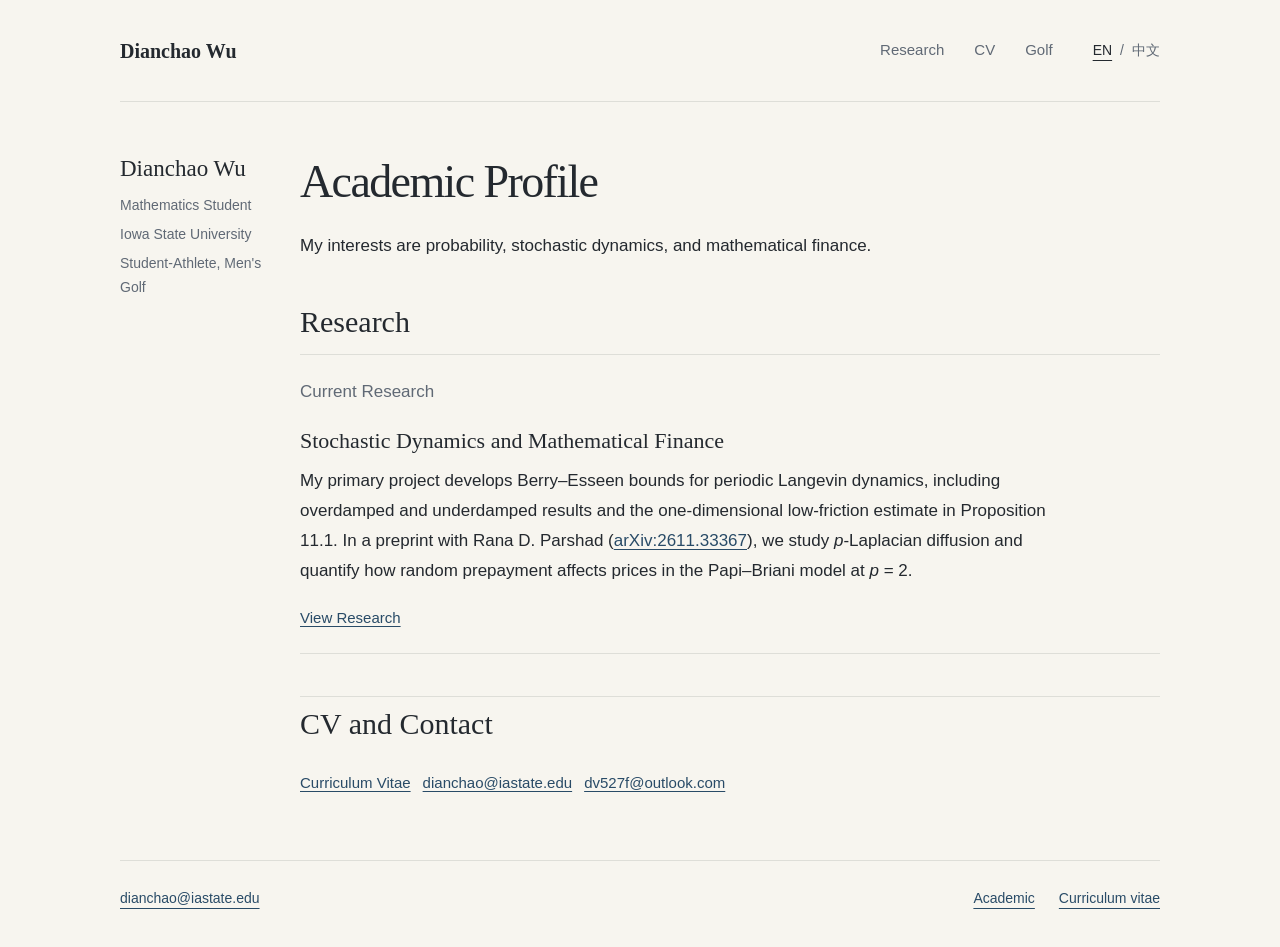
<file: academic.html>
<!DOCTYPE html>
<html lang="en">
<head>
    <meta charset="UTF-8">
    <meta name="viewport" content="width=device-width, initial-scale=1.0">
    <title>Academic | Dianchao Wu</title>
    <link rel="stylesheet" href="style.css">
    <link rel="stylesheet" href="language-switch.css?v=20260927-1">
    <link rel="stylesheet" href="editorial.css?v=20261125-1">
    <script src="language-switch.js" defer></script>
    <link rel="alternate" hreflang="en" href="academic.html">
    <link rel="alternate" hreflang="zh-CN" href="zh/academic.html">
    <link rel="alternate" hreflang="x-default" href="academic.html">
</head>

<body>

<header class="topbar">
    <div class="nav-container">
<div class="site-title"><a href="index.html">Dianchao Wu</a></div>
        <nav class="nav" aria-label="Primary navigation">
            <a href="research.html">Research</a>
            <a href="cv/">CV</a>
            <a href="golf.html">Golf</a>
        </nav>
        <nav class="language-switch" aria-label="Language selection">
            <a href="academic.html" lang="en" hreflang="en" aria-current="true">EN</a>
            <span aria-hidden="true">/</span>
            <a href="zh/academic.html" lang="zh-CN" hreflang="zh-CN">中文</a>
        </nav>
    </div>
</header>

<main class="page">

    <aside class="sidebar">
        <h1>Dianchao Wu</h1>
        <div class="subtitle">Mathematics Student</div>
        <div class="institution">Iowa State University</div>
        <div class="institution">Student-Athlete, Men's Golf</div>
    </aside>

    <section class="content academic-profile" id="academic-work">
        <h1>Academic Profile</h1>

        <p class="section-intro">My interests are probability, stochastic dynamics, and mathematical finance.</p>

        <h2>Research</h2>

        <div class="profile-card feature-card">
            <p class="eyebrow">Current Research</p>
            <h3>Stochastic Dynamics and Mathematical Finance</h3>
            <p>My primary project develops Berry–Esseen bounds for periodic Langevin dynamics, including overdamped and underdamped results and the one-dimensional low-friction estimate in Proposition 11.1. In a preprint with Rana D. Parshad (<a href="https://arxiv.org/abs/2611.33367">arXiv:2611.33367</a>), we study <i>p</i>-Laplacian diffusion and quantify how random prepayment affects prices in the Papi–Briani model at <i>p</i> = 2.</p>
            <div class="link-list project-links">
                <a href="research.html">View Research</a>
            </div>
        </div>

        <h2>CV and Contact</h2>

        <div class="button-row">
            <a href="cv/">Curriculum Vitae</a>
            <a href="mailto:dianchao@iastate.edu">dianchao@iastate.edu</a>
            <a href="mailto:dv527f@outlook.com">dv527f@outlook.com</a>
        </div>

    </section>

</main>


<footer class="site-footer">
    <a href="mailto:dianchao@iastate.edu">dianchao@iastate.edu</a>
    <nav aria-label="More information">
        <a href="academic.html">Academic</a>
        <a href="cv/">Curriculum vitae</a>
    </nav>
</footer>

</body>
</html>
</file>
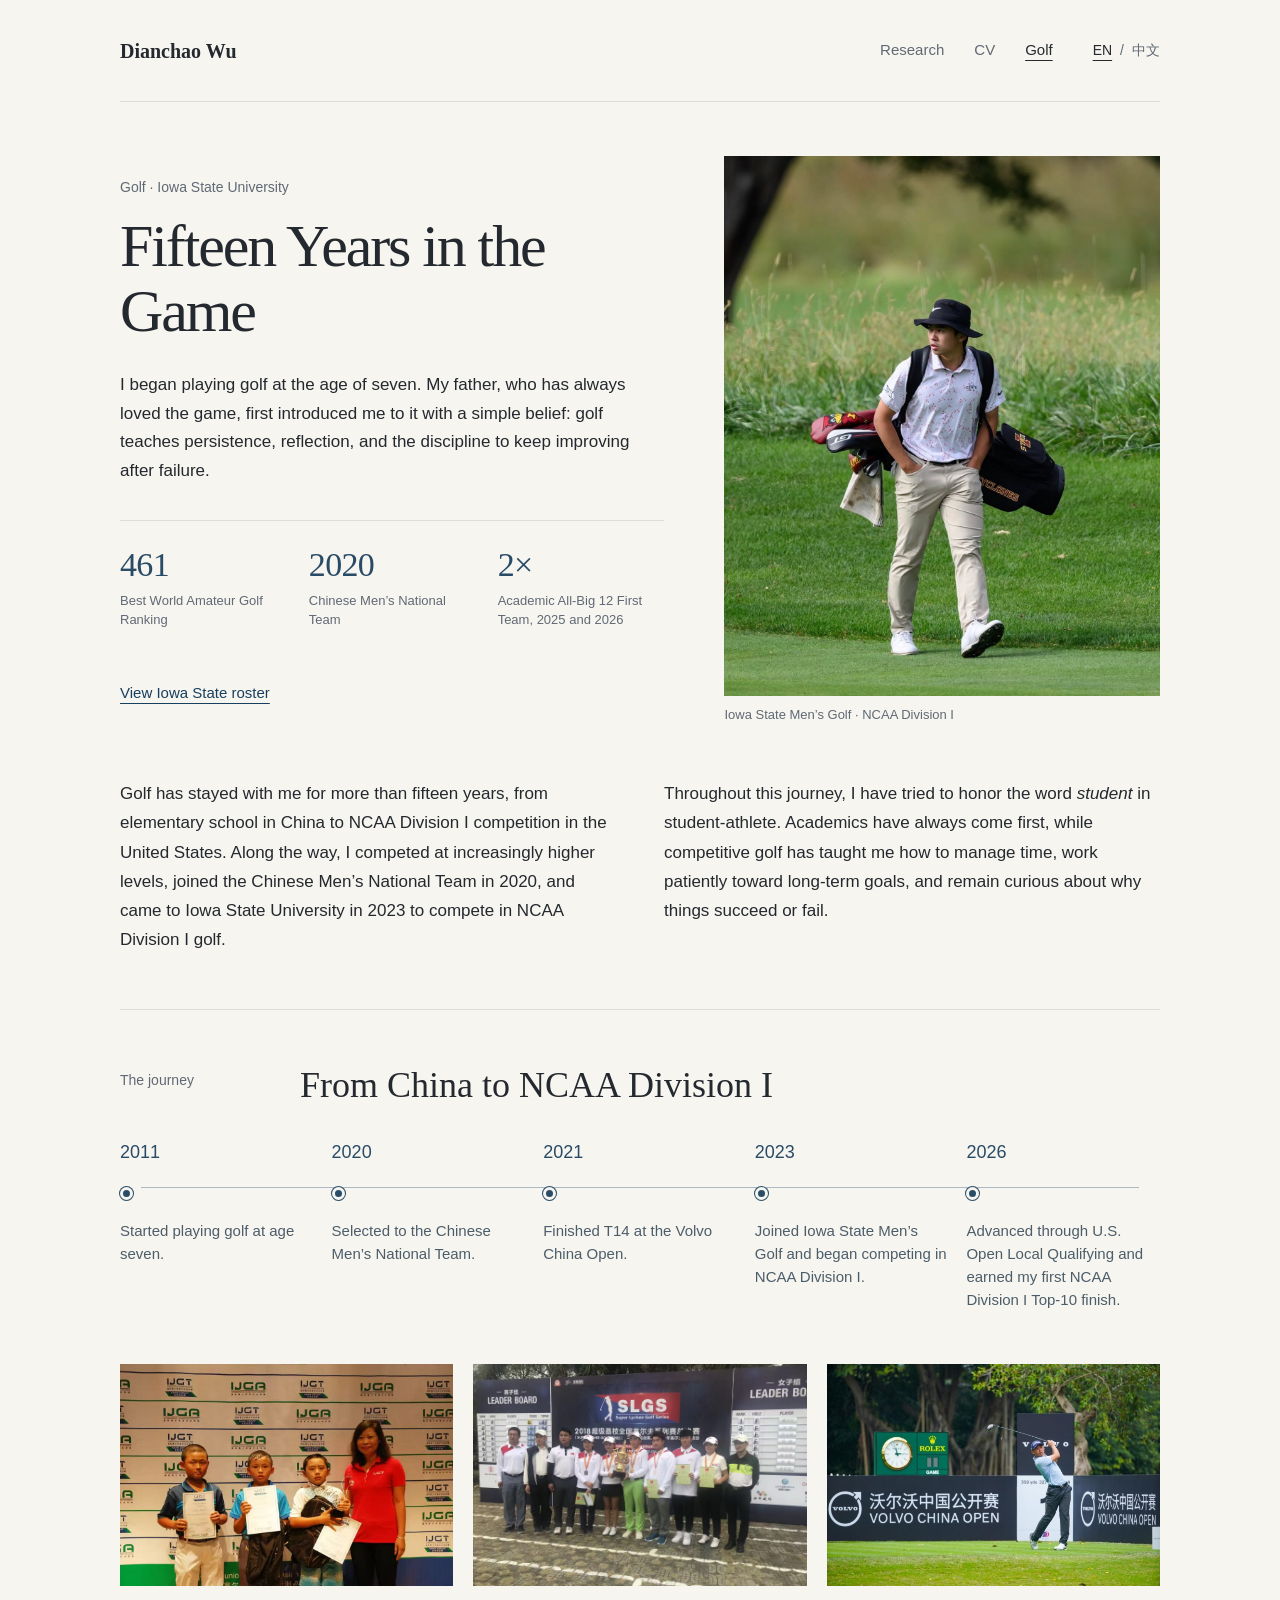
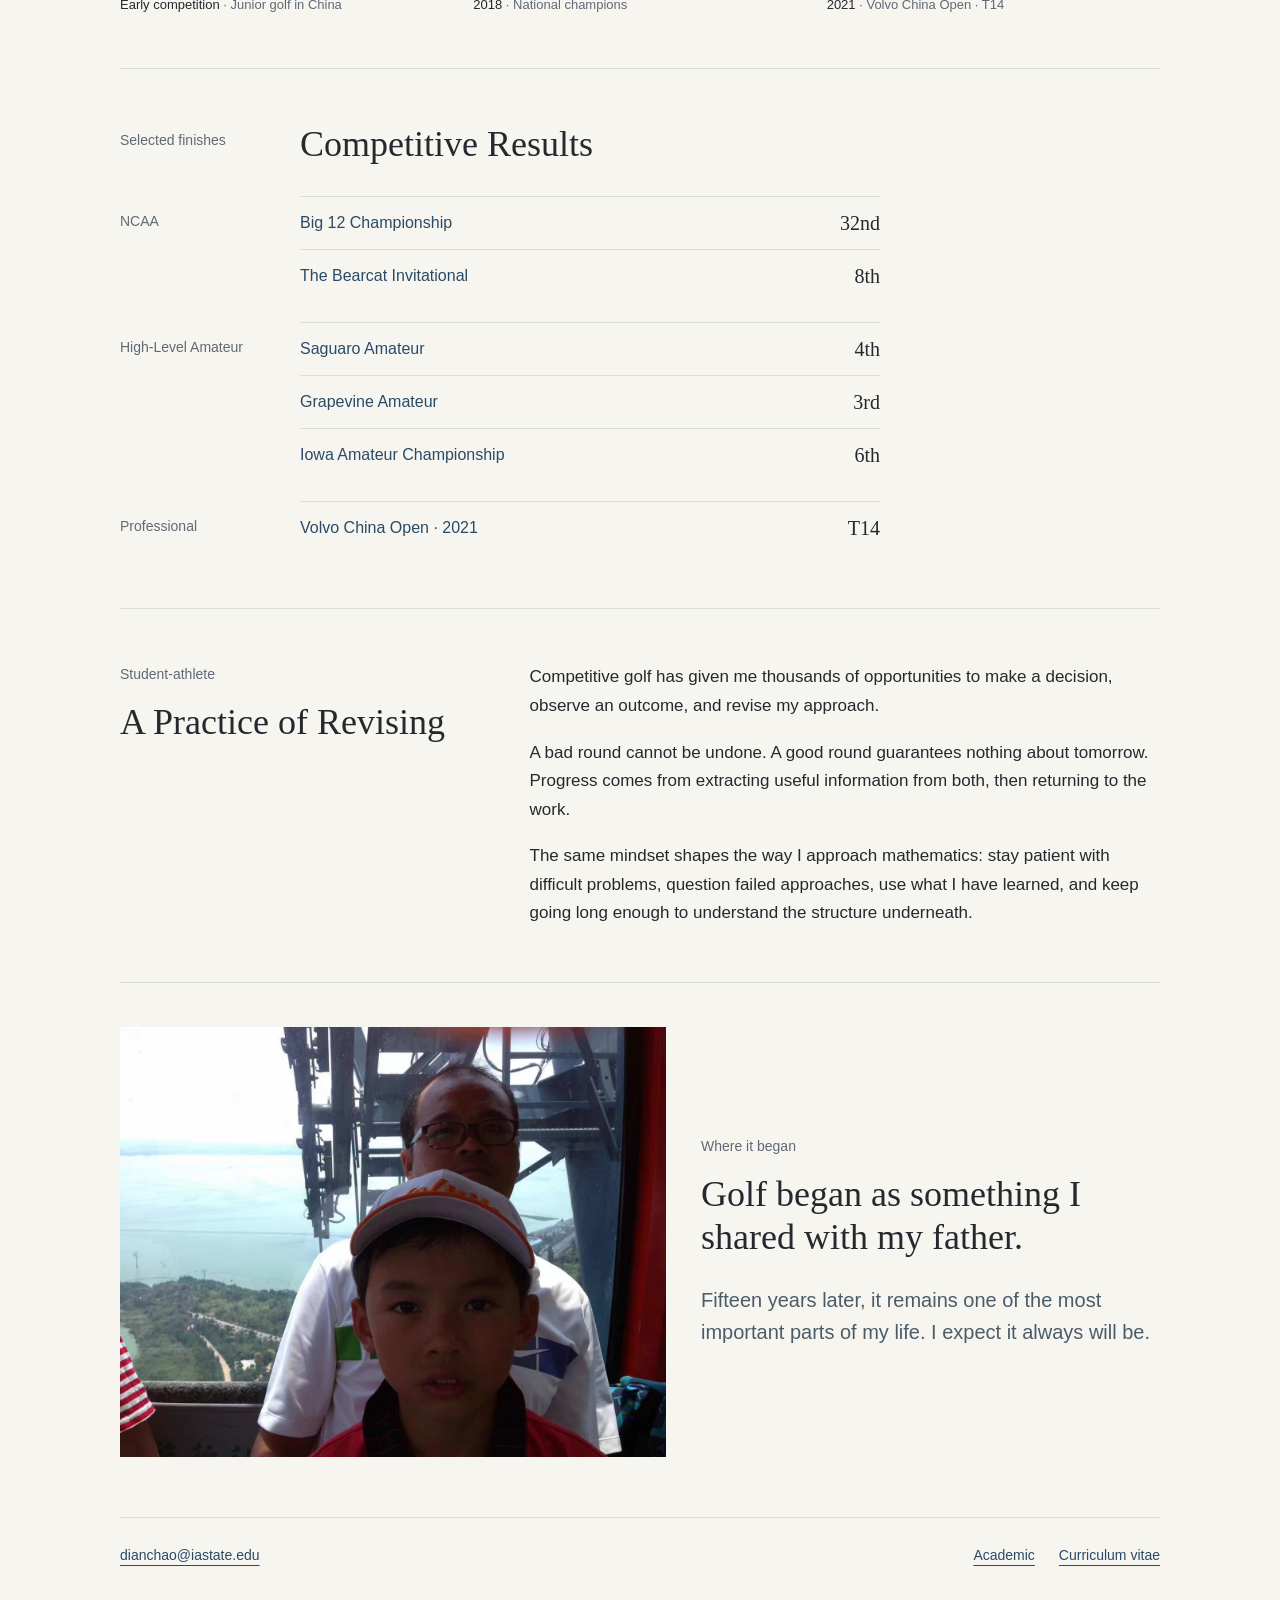
<file: golf.html>
<!DOCTYPE html>
<html lang="en">
<head>
    <meta charset="UTF-8">
    <meta name="viewport" content="width=device-width, initial-scale=1.0">
    <meta
        name="description"
        content="Dianchao Wu's fifteen-year golf journey from junior competition in China to NCAA Division I golf at Iowa State University."
    >
    <title>Golf | Dianchao Wu</title>
    <link rel="stylesheet" href="style.css?v=20260927-gallery-fix">
    <link rel="stylesheet" href="language-switch.css?v=20260927-1">
    <link rel="stylesheet" href="editorial.css?v=20261125-1">
    <script src="language-switch.js" defer></script>
    <link rel="alternate" hreflang="en" href="golf.html">
    <link rel="alternate" hreflang="zh-CN" href="zh/golf.html">
    <link rel="alternate" hreflang="x-default" href="golf.html">
</head>

<body>

<header class="topbar">
    <div class="nav-container">
<div class="site-title"><a href="index.html">Dianchao Wu</a></div>
        <nav class="nav" aria-label="Primary navigation">
            <a href="research.html">Research</a>
            <a href="cv/">CV</a>
            <a href="golf.html" aria-current="page">Golf</a>
        </nav>
        <nav class="language-switch" aria-label="Language selection">
            <a href="golf.html" lang="en" hreflang="en" aria-current="true">EN</a>
            <span aria-hidden="true">/</span>
            <a href="zh/golf.html" lang="zh-CN" hreflang="zh-CN">中文</a>
        </nav>
    </div>
</header>

<main class="golf-page">
    <section class="golf-hero" aria-labelledby="golf-title">
        <div class="golf-hero-copy">
            <p class="eyebrow">Golf · Iowa State University</p>
            <h1 id="golf-title">Fifteen Years in the Game</h1>
            <p class="golf-hero-lead">
                I began playing golf at the age of seven. My father, who has
                always loved the game, first introduced me to it with a simple
                belief: golf teaches persistence, reflection, and the discipline
                to keep improving after failure.
            </p>
            <dl class="golf-hero-stats" aria-label="Golf highlights">
                <div><dt>461</dt><dd>Best World Amateur Golf Ranking</dd></div>
                <div><dt>2020</dt><dd>Chinese Men’s National Team</dd></div>
                <div><dt>2×</dt><dd>Academic All-Big 12 First Team, 2025 and 2026</dd></div>
            </dl>
            <a
                class="golf-roster-link"
                href="https://cyclones.com/sports/golf/roster/dianchao-wu/15536"
                target="_blank"
                rel="noopener noreferrer"
            >
                View Iowa State roster <span aria-hidden="true">↗</span>
            </a>
        </div>
        <figure class="golf-hero-figure">
            <img
                src="golf.jpg"
                alt="Dianchao Wu walking on the course with his Iowa State golf bag"
                width="1018"
                height="1200"
                decoding="async"
                fetchpriority="high"
            >
            <figcaption>Iowa State Men’s Golf · NCAA Division I</figcaption>
        </figure>
    </section>

    <section class="golf-introduction" aria-label="Golf background">
        <p>
            Golf has stayed with me for more than fifteen years, from elementary
            school in China to NCAA Division I competition in the United States.
            Along the way, I competed at increasingly higher levels, joined the
            Chinese Men’s National Team in 2020, and came to Iowa State University
            in 2023 to compete in NCAA Division I golf.
        </p>
        <p>
            Throughout this journey, I have tried to honor the word
            <em>student</em> in student-athlete. Academics have always come first,
            while competitive golf has taught me how to manage time, work patiently
            toward long-term goals, and remain curious about why things succeed or fail.
        </p>
    </section>

    <section class="golf-journey" aria-labelledby="golf-journey-title">
        <header class="golf-section-heading">
            <p class="eyebrow">The journey</p>
            <h2 id="golf-journey-title">From China to NCAA Division I</h2>
        </header>

        <ol class="golf-timeline">
            <li>
                <span class="timeline-year">2011</span>
                <span class="timeline-dot" aria-hidden="true"></span>
                <p>Started playing golf at age seven.</p>
            </li>
            <li>
                <span class="timeline-year">2020</span>
                <span class="timeline-dot" aria-hidden="true"></span>
                <p>Selected to the Chinese Men’s National Team.</p>
            </li>
            <li>
                <span class="timeline-year">2021</span>
                <span class="timeline-dot" aria-hidden="true"></span>
                <p>Finished T14 at the Volvo China Open.</p>
            </li>
            <li>
                <span class="timeline-year">2023</span>
                <span class="timeline-dot" aria-hidden="true"></span>
                <p>Joined Iowa State Men’s Golf and began competing in NCAA Division I.</p>
            </li>
            <li>
                <span class="timeline-year">2026</span>
                <span class="timeline-dot" aria-hidden="true"></span>
                <p>Advanced through U.S. Open Local Qualifying and earned my first NCAA Division I Top-10 finish.</p>
            </li>
        </ol>

        <div class="golf-photo-grid">
            <figure>
                <img src="golf-junior-award.jpg" alt="Dianchao Wu at a junior golf awards ceremony in China" width="956" height="640" decoding="async">
                <figcaption><strong>Early competition</strong><span>Junior golf in China</span></figcaption>
            </figure>
            <figure>
                <img src="golf-2018-national-champions.jpg" alt="The championship team at the 2018 Super Lychee Golf Series" width="1200" height="900" decoding="async">
                <figcaption><strong>2018</strong><span>National champions</span></figcaption>
            </figure>
            <figure>
                <img src="golf-volvo-china-open.jpg" alt="Dianchao Wu hitting a golf shot at the 2021 Volvo China Open" width="600" height="400" decoding="async">
                <figcaption><strong>2021</strong><span>Volvo China Open · T14</span></figcaption>
            </figure>
        </div>
    </section>

    <section class="golf-results" aria-labelledby="golf-results-title">
        <header class="golf-section-heading">
            <p class="eyebrow">Selected finishes</p>
            <h2 id="golf-results-title">Competitive Results</h2>
        </header>

        <div class="golf-results-grid">
            <section>
                <h3>NCAA</h3>
                <a href="https://scoreboard.clippd.com/tournaments/239632/scoring/team" target="_blank" rel="noopener noreferrer">
                    <span>Big 12 Championship</span>
                    <strong>32nd</strong>
                </a>
                <a href="https://scoreboard.clippd.com/tournaments/245033/scoring/player" target="_blank" rel="noopener noreferrer">
                    <span>The Bearcat Invitational</span>
                    <strong>8th</strong>
                </a>
            </section>

            <section>
                <h3>High-Level Amateur</h3>
                <a href="https://www.wagr.com/events/saguaro-amateur-268283" target="_blank" rel="noopener noreferrer">
                    <span>Saguaro Amateur</span>
                    <strong>4th</strong>
                </a>
                <a href="https://www.wagr.com/events/grapevine-amateur--268123" target="_blank" rel="noopener noreferrer">
                    <span>Grapevine Amateur</span>
                    <strong>3rd</strong>
                </a>
                <a href="https://www.wagr.com/events/iowa-amateur-championship-271136" target="_blank" rel="noopener noreferrer">
                    <span>Iowa Amateur Championship</span>
                    <strong>6th</strong>
                </a>
            </section>

            <section>
                <h3>Professional</h3>
                <a href="https://www.wagr.com/events/volvo-china-open-219013" target="_blank" rel="noopener noreferrer">
                    <span>Volvo China Open · 2021</span>
                    <strong>T14</strong>
                </a>
            </section>
        </div>
    </section>

    <section class="golf-mindset" aria-labelledby="golf-mindset-title">
        <div>
            <p class="eyebrow">Student-athlete</p>
            <h2 id="golf-mindset-title">A Practice of Revising</h2>
        </div>
        <div class="golf-mindset-copy">
            <p>
                Competitive golf has given me thousands of opportunities to make
                a decision, observe an outcome, and revise my approach.
            </p>
            <p>
                A bad round cannot be undone. A good round guarantees nothing
                about tomorrow. Progress comes from extracting useful information
                from both, then returning to the work.
            </p>
            <p>
                The same mindset shapes the way I approach mathematics: stay
                patient with difficult problems, question failed approaches, use
                what I have learned, and keep going long enough to understand the
                structure underneath.
            </p>
        </div>
    </section>

    <section class="golf-closing" aria-labelledby="golf-closing-title">
        <img src="golf-with-father.jpg" alt="Dianchao Wu as a child with his father" width="1200" height="900" decoding="async">
        <div>
            <p class="eyebrow">Where it began</p>
            <h2 id="golf-closing-title">Golf began as something I shared with my father.</h2>
            <p>
                Fifteen years later, it remains one of the most important parts
                of my life. I expect it always will be.
            </p>
        </div>
    </section>
</main>


<footer class="site-footer">
    <a href="mailto:dianchao@iastate.edu">dianchao@iastate.edu</a>
    <nav aria-label="More information">
        <a href="academic.html">Academic</a>
        <a href="cv/">Curriculum vitae</a>
    </nav>
</footer>

</body>
</html>
</file>
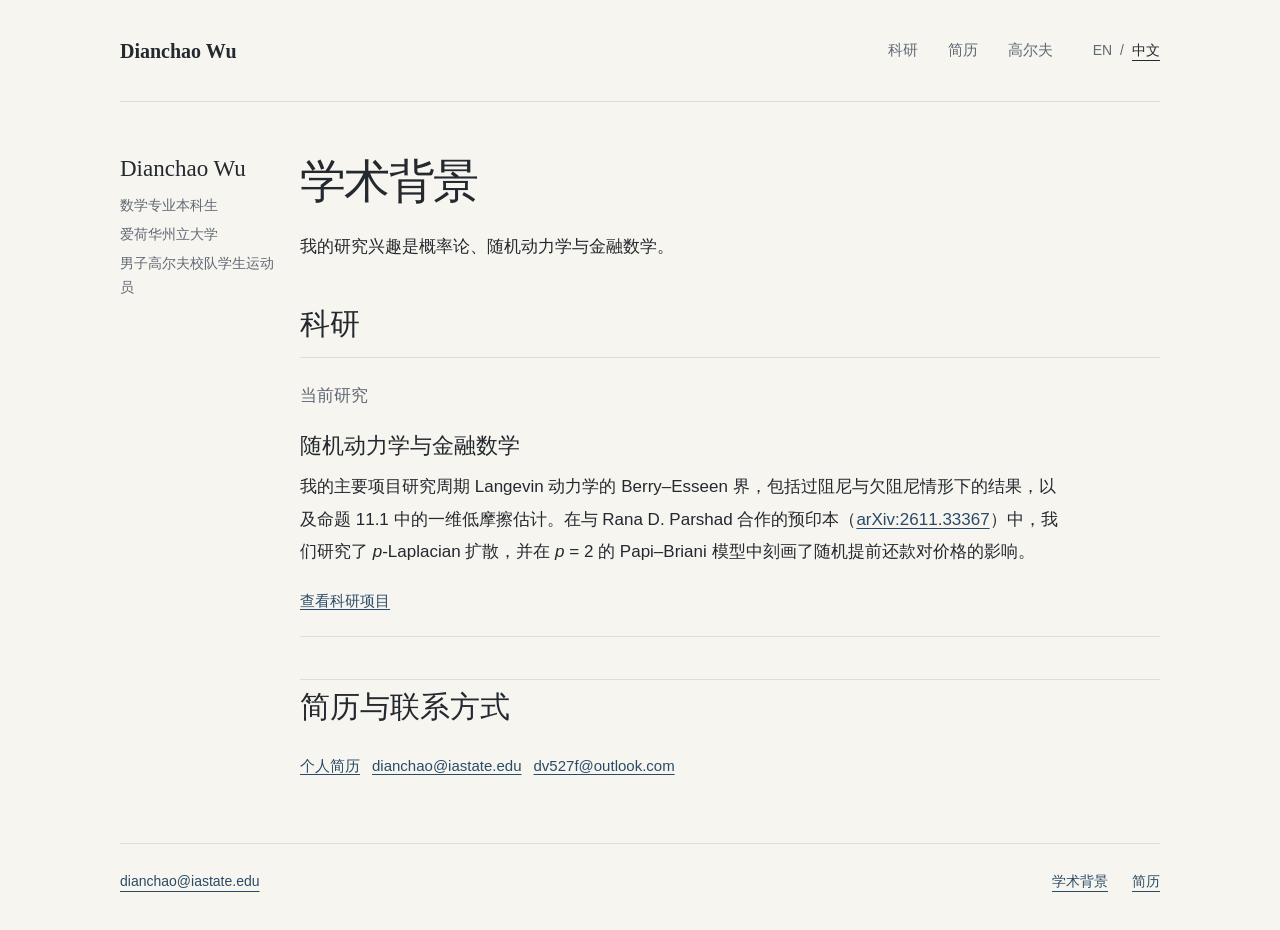
<file: zh/academic.html>
<!DOCTYPE html>
<html lang="zh-CN">
<head>
    <meta charset="UTF-8">
    <meta name="viewport" content="width=device-width, initial-scale=1.0">
    <title>学术 | Dianchao Wu</title>
    <link rel="stylesheet" href="../style.css">
    <link rel="stylesheet" href="../language-switch.css?v=20260927-1">
    <link rel="stylesheet" href="../editorial.css?v=20261125-1">
    <script src="../language-switch.js" defer></script>
    <link rel="alternate" hreflang="en" href="../academic.html">
    <link rel="alternate" hreflang="zh-CN" href="academic.html">
    <link rel="alternate" hreflang="x-default" href="../academic.html">
</head>

<body>

<header class="topbar">
    <div class="nav-container">
<div class="site-title"><a href="index.html">Dianchao Wu</a></div>
        <nav class="nav" aria-label="主要导航">
            <a href="research.html">科研</a>
            <a href="cv/">简历</a>
            <a href="golf.html">高尔夫</a>
        </nav>
        <nav class="language-switch" aria-label="语言切换">
            <a href="../academic.html" lang="en" hreflang="en">EN</a>
            <span aria-hidden="true">/</span>
            <a href="academic.html" lang="zh-CN" hreflang="zh-CN" aria-current="true">中文</a>
        </nav>
    </div>
</header>

<main class="page">

    <aside class="sidebar">
        <h1>Dianchao Wu</h1>
        <div class="subtitle">数学专业本科生</div>
        <div class="institution">爱荷华州立大学</div>
        <div class="institution">男子高尔夫校队学生运动员</div>
    </aside>

    <section class="content academic-profile" id="academic-work">
        <h1>学术背景</h1>

        <p class="section-intro">我的研究兴趣是概率论、随机动力学与金融数学。</p>

        <h2>科研</h2>

        <div class="profile-card feature-card">
            <p class="eyebrow">当前研究</p>
            <h3>随机动力学与金融数学</h3>
            <p>我的主要项目研究周期 Langevin 动力学的 Berry–Esseen 界，包括过阻尼与欠阻尼情形下的结果，以及命题 11.1 中的一维低摩擦估计。在与 Rana D. Parshad 合作的预印本（<a href="https://arxiv.org/abs/2611.33367">arXiv:2611.33367</a>）中，我们研究了 <i>p</i>-Laplacian 扩散，并在 <i>p</i> = 2 的 Papi–Briani 模型中刻画了随机提前还款对价格的影响。</p>
            <div class="link-list project-links">
                <a href="research.html">查看科研项目</a>
            </div>
        </div>

        <h2>简历与联系方式</h2>

        <div class="button-row">
            <a href="cv/">个人简历</a>
            <a href="mailto:dianchao@iastate.edu">dianchao@iastate.edu</a>
            <a href="mailto:dv527f@outlook.com">dv527f@outlook.com</a>
        </div>

    </section>

</main>


<footer class="site-footer">
    <a href="mailto:dianchao@iastate.edu">dianchao@iastate.edu</a>
    <nav aria-label="更多信息">
        <a href="academic.html">学术背景</a>
        <a href="cv/">简历</a>
    </nav>
</footer>

</body>
</html>
</file>
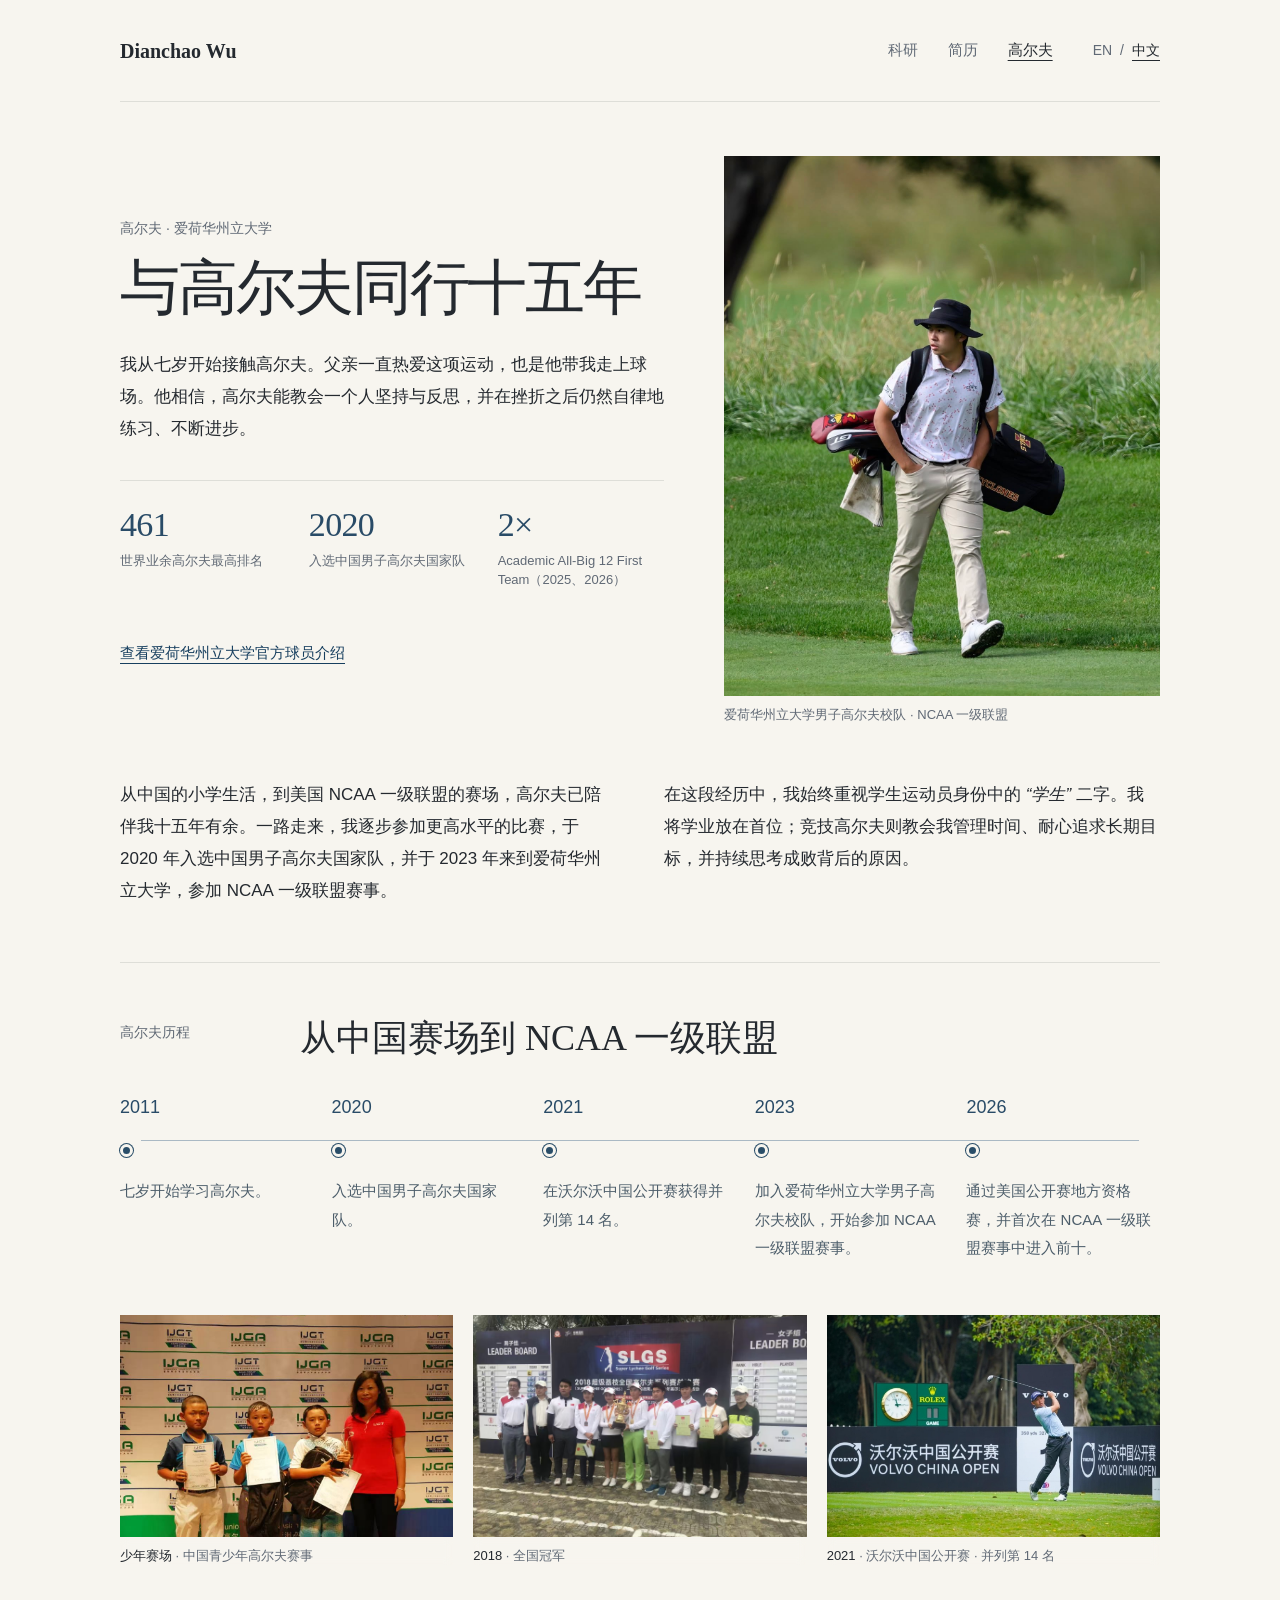
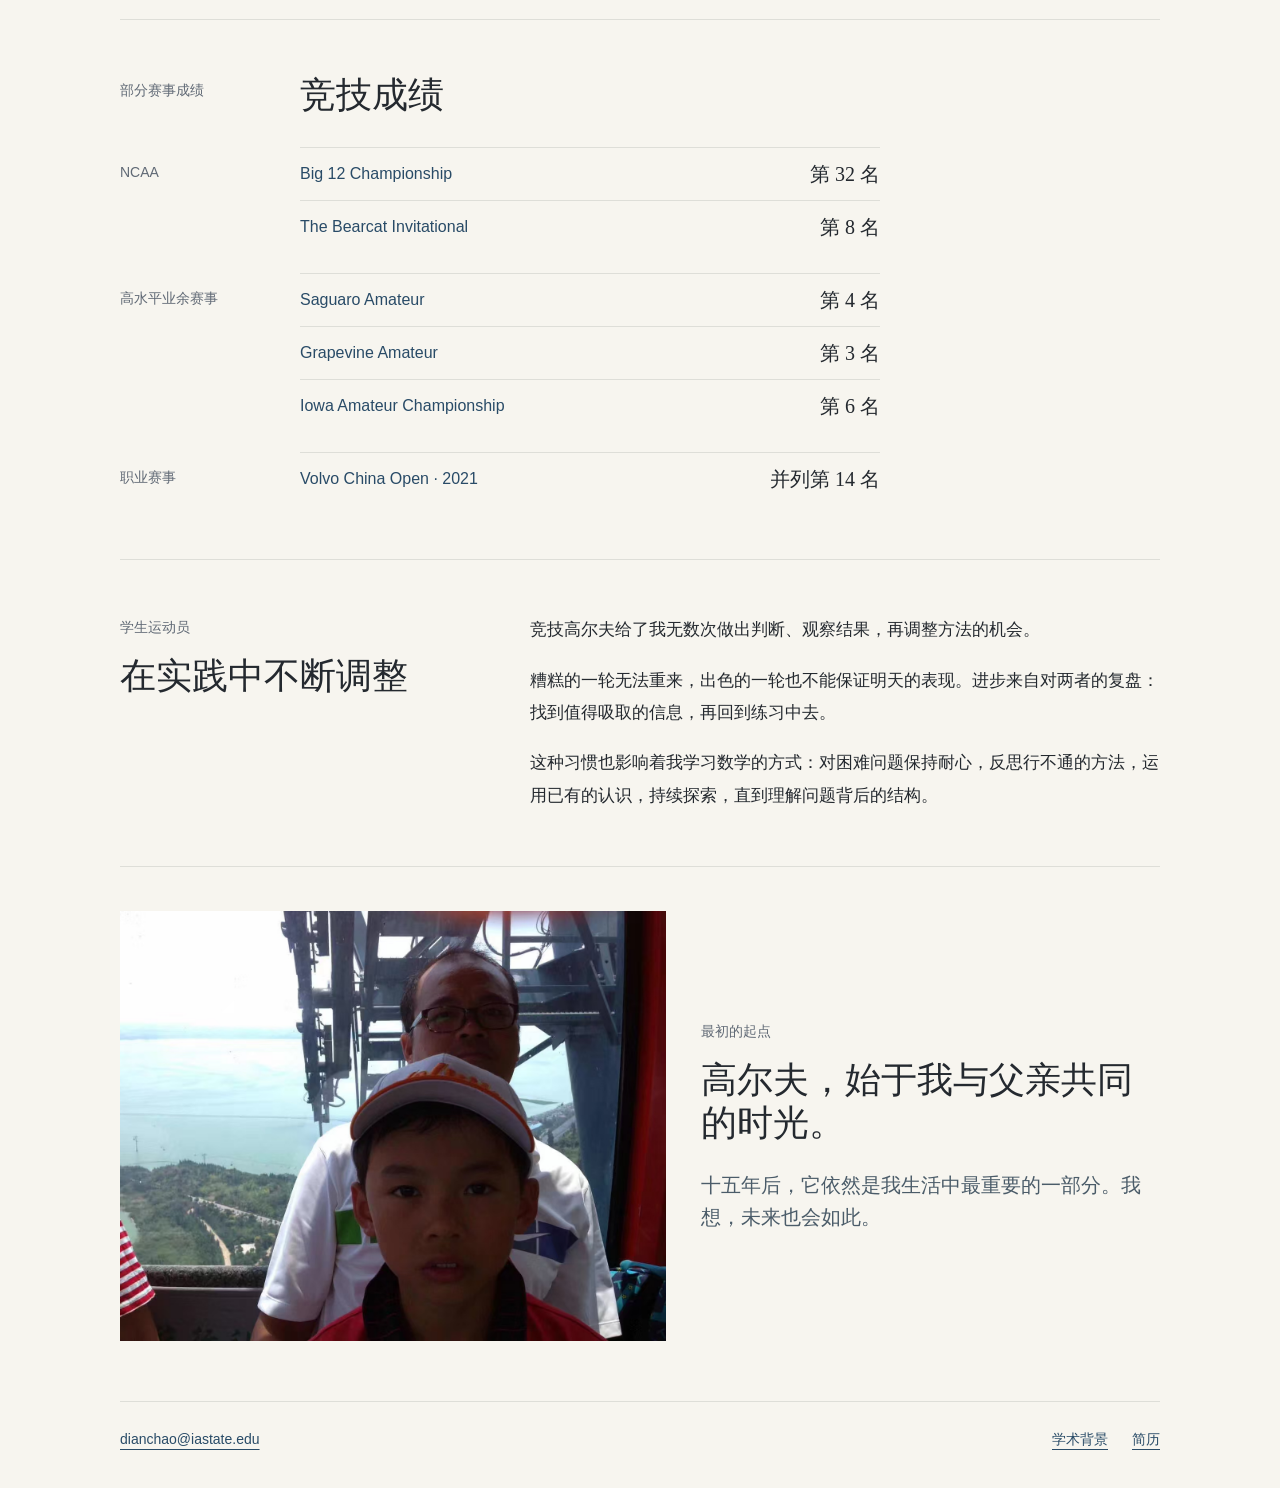
<file: zh/golf.html>
<!DOCTYPE html>
<html lang="zh-CN">
<head>
    <meta charset="UTF-8">
    <meta name="viewport" content="width=device-width, initial-scale=1.0">
    <meta
        name="description"
        content="Dianchao Wu 的十五年高尔夫历程：从中国青少年赛场到爱荷华州立大学 NCAA 一级联盟。"
    >
    <title>高尔夫 | Dianchao Wu</title>
    <link rel="stylesheet" href="../style.css?v=20260927-gallery-fix">
    <link rel="stylesheet" href="../language-switch.css?v=20260927-1">
    <link rel="stylesheet" href="../editorial.css?v=20261125-1">
    <script src="../language-switch.js" defer></script>
    <link rel="alternate" hreflang="en" href="../golf.html">
    <link rel="alternate" hreflang="zh-CN" href="golf.html">
    <link rel="alternate" hreflang="x-default" href="../golf.html">
</head>

<body>

<header class="topbar">
    <div class="nav-container">
<div class="site-title"><a href="index.html">Dianchao Wu</a></div>
        <nav class="nav" aria-label="主要导航">
            <a href="research.html">科研</a>
            <a href="cv/">简历</a>
            <a href="golf.html" aria-current="page">高尔夫</a>
        </nav>
        <nav class="language-switch" aria-label="语言切换">
            <a href="../golf.html" lang="en" hreflang="en">EN</a>
            <span aria-hidden="true">/</span>
            <a href="golf.html" lang="zh-CN" hreflang="zh-CN" aria-current="true">中文</a>
        </nav>
    </div>
</header>

<main class="golf-page">
    <section class="golf-hero" aria-labelledby="golf-title">
        <div class="golf-hero-copy">
            <p class="eyebrow">高尔夫 · 爱荷华州立大学</p>
            <h1 id="golf-title">与高尔夫同行十五年</h1>
            <p class="golf-hero-lead">
                我从七岁开始接触高尔夫。父亲一直热爱这项运动，也是他带我走上球场。他相信，高尔夫能教会一个人坚持与反思，并在挫折之后仍然自律地练习、不断进步。
            </p>
            <dl class="golf-hero-stats" aria-label="高尔夫经历摘要">
                <div><dt>461</dt><dd>世界业余高尔夫最高排名</dd></div>
                <div><dt>2020</dt><dd>入选中国男子高尔夫国家队</dd></div>
                <div><dt>2×</dt><dd>Academic All-Big 12 First Team（2025、2026）</dd></div>
            </dl>
            <a
                class="golf-roster-link"
                href="https://cyclones.com/sports/golf/roster/dianchao-wu/15536"
                target="_blank"
                rel="noopener noreferrer"
            >
                查看爱荷华州立大学官方球员介绍 <span aria-hidden="true">↗</span>
            </a>
        </div>
        <figure class="golf-hero-figure">
            <img
                src="../golf.jpg"
                alt="Dianchao Wu 背着爱荷华州立大学球包走在球场上"
                width="1018"
                height="1200"
                decoding="async"
                fetchpriority="high"
            >
            <figcaption>爱荷华州立大学男子高尔夫校队 · NCAA 一级联盟</figcaption>
        </figure>
    </section>

    <section class="golf-introduction" aria-label="高尔夫经历">
        <p>
            从中国的小学生活，到美国 NCAA 一级联盟的赛场，高尔夫已陪伴我十五年有余。一路走来，我逐步参加更高水平的比赛，于 2020 年入选中国男子高尔夫国家队，并于 2023 年来到爱荷华州立大学，参加 NCAA 一级联盟赛事。
        </p>
        <p>
            在这段经历中，我始终重视学生运动员身份中的
            <em>“学生”</em> 二字。我将学业放在首位；竞技高尔夫则教会我管理时间、耐心追求长期目标，并持续思考成败背后的原因。
        </p>
    </section>

    <section class="golf-journey" aria-labelledby="golf-journey-title">
        <header class="golf-section-heading">
            <p class="eyebrow">高尔夫历程</p>
            <h2 id="golf-journey-title">从中国赛场到 NCAA 一级联盟</h2>
        </header>

        <ol class="golf-timeline">
            <li>
                <span class="timeline-year">2011</span>
                <span class="timeline-dot" aria-hidden="true"></span>
                <p>七岁开始学习高尔夫。</p>
            </li>
            <li>
                <span class="timeline-year">2020</span>
                <span class="timeline-dot" aria-hidden="true"></span>
                <p>入选中国男子高尔夫国家队。</p>
            </li>
            <li>
                <span class="timeline-year">2021</span>
                <span class="timeline-dot" aria-hidden="true"></span>
                <p>在沃尔沃中国公开赛获得并列第 14 名。</p>
            </li>
            <li>
                <span class="timeline-year">2023</span>
                <span class="timeline-dot" aria-hidden="true"></span>
                <p>加入爱荷华州立大学男子高尔夫校队，开始参加 NCAA 一级联盟赛事。</p>
            </li>
            <li>
                <span class="timeline-year">2026</span>
                <span class="timeline-dot" aria-hidden="true"></span>
                <p>通过美国公开赛地方资格赛，并首次在 NCAA 一级联盟赛事中进入前十。</p>
            </li>
        </ol>

        <div class="golf-photo-grid">
            <figure>
                <img src="../golf-junior-award.jpg" alt="Dianchao Wu 在中国青少年高尔夫赛事颁奖现场" width="956" height="640" decoding="async">
                <figcaption><strong>少年赛场</strong><span>中国青少年高尔夫赛事</span></figcaption>
            </figure>
            <figure>
                <img src="../golf-2018-national-champions.jpg" alt="2018 年超级荔枝全国高尔夫系列赛冠军团队" width="1200" height="900" decoding="async">
                <figcaption><strong>2018</strong><span>全国冠军</span></figcaption>
            </figure>
            <figure>
                <img src="../golf-volvo-china-open.jpg" alt="Dianchao Wu 在 2021 年沃尔沃中国公开赛击球" width="600" height="400" decoding="async">
                <figcaption><strong>2021</strong><span>沃尔沃中国公开赛 · 并列第 14 名</span></figcaption>
            </figure>
        </div>
    </section>

    <section class="golf-results" aria-labelledby="golf-results-title">
        <header class="golf-section-heading">
            <p class="eyebrow">部分赛事成绩</p>
            <h2 id="golf-results-title">竞技成绩</h2>
        </header>

        <div class="golf-results-grid">
            <section>
                <h3>NCAA</h3>
                <a href="https://scoreboard.clippd.com/tournaments/239632/scoring/team" target="_blank" rel="noopener noreferrer">
                    <span>Big 12 Championship</span>
                    <strong>第 32 名</strong>
                </a>
                <a href="https://scoreboard.clippd.com/tournaments/245033/scoring/player" target="_blank" rel="noopener noreferrer">
                    <span>The Bearcat Invitational</span>
                    <strong>第 8 名</strong>
                </a>
            </section>

            <section>
                <h3>高水平业余赛事</h3>
                <a href="https://www.wagr.com/events/saguaro-amateur-268283" target="_blank" rel="noopener noreferrer">
                    <span>Saguaro Amateur</span>
                    <strong>第 4 名</strong>
                </a>
                <a href="https://www.wagr.com/events/grapevine-amateur--268123" target="_blank" rel="noopener noreferrer">
                    <span>Grapevine Amateur</span>
                    <strong>第 3 名</strong>
                </a>
                <a href="https://www.wagr.com/events/iowa-amateur-championship-271136" target="_blank" rel="noopener noreferrer">
                    <span>Iowa Amateur Championship</span>
                    <strong>第 6 名</strong>
                </a>
            </section>

            <section>
                <h3>职业赛事</h3>
                <a href="https://www.wagr.com/events/volvo-china-open-219013" target="_blank" rel="noopener noreferrer">
                    <span>Volvo China Open · 2021</span>
                    <strong>并列第 14 名</strong>
                </a>
            </section>
        </div>
    </section>

    <section class="golf-mindset" aria-labelledby="golf-mindset-title">
        <div>
            <p class="eyebrow">学生运动员</p>
            <h2 id="golf-mindset-title">在实践中不断调整</h2>
        </div>
        <div class="golf-mindset-copy">
            <p>
                竞技高尔夫给了我无数次做出判断、观察结果，再调整方法的机会。
            </p>
            <p>
                糟糕的一轮无法重来，出色的一轮也不能保证明天的表现。进步来自对两者的复盘：找到值得吸取的信息，再回到练习中去。
            </p>
            <p>
                这种习惯也影响着我学习数学的方式：对困难问题保持耐心，反思行不通的方法，运用已有的认识，持续探索，直到理解问题背后的结构。
            </p>
        </div>
    </section>

    <section class="golf-closing" aria-labelledby="golf-closing-title">
        <img src="../golf-with-father.jpg" alt="童年时期的 Dianchao Wu 与父亲" width="1200" height="900" decoding="async">
        <div>
            <p class="eyebrow">最初的起点</p>
            <h2 id="golf-closing-title">高尔夫，始于我与父亲共同的时光。</h2>
            <p>
                十五年后，它依然是我生活中最重要的一部分。我想，未来也会如此。
            </p>
        </div>
    </section>
</main>


<footer class="site-footer">
    <a href="mailto:dianchao@iastate.edu">dianchao@iastate.edu</a>
    <nav aria-label="更多信息">
        <a href="academic.html">学术背景</a>
        <a href="cv/">简历</a>
    </nav>
</footer>

</body>
</html>
</file>
<file: style.css>
* {
    box-sizing: border-box;
}


:root {
    --bg: #eef2f5;
    --panel: #ffffff;
    --ink: #25313d;
    --muted: #64727f;
    --line: #d9e0e7;
    --nav: #24384a;
    --nav-soft: #d9e6ef;
    --accent: #8a5a2b;
    --accent-soft: #f3e6d6;
    --shadow: 0 18px 45px rgba(42, 55, 68, 0.12);
}

body {
    margin: 0;
    font-family: Georgia, "Times New Roman", serif;
    background:
        linear-gradient(180deg, #f8fafb 0%, var(--bg) 42%, #e7edf1 100%);
    color: var(--ink);
}

.topbar {
    position: sticky;
    top: 0;
    z-index: 10;
    background: rgba(36, 56, 74, 0.96);
    color: white;
    border-bottom: 1px solid rgba(255, 255, 255, 0.12);
    box-shadow: 0 10px 28px rgba(20, 30, 40, 0.16);
    backdrop-filter: blur(8px);
}

.nav-container {
    width: min(1120px, calc(100% - 40px));
    min-height: 72px;
    margin: 0 auto;
    display: flex;
    justify-content: space-between;
    align-items: center;
    gap: 28px;
}

.site-title {
    font-size: 30px;
    font-weight: 700;
    line-height: 1;
    white-space: nowrap;
}

.nav {
    display: flex;
    align-items: center;
    justify-content: flex-end;
    gap: 6px;
    flex-wrap: wrap;
}

.nav a {
    color: var(--nav-soft);
    text-decoration: none;
    padding: 9px 12px;
    border-radius: 6px;
    font-size: 17px;
    line-height: 1;
    transition: background 160ms ease, color 160ms ease;
}

.nav a:hover,
.nav a:focus-visible,
.nav a[aria-current="page"] {
    color: white;
    background: rgba(255, 255, 255, 0.12);
    outline: none;
}

.home-page {
    width: min(1120px, calc(100% - 40px));
    margin: 0 auto 80px;
}

.home-hero {
    min-height: 560px;
    display: grid;
    grid-template-columns: minmax(0, 1fr) minmax(260px, 340px);
    gap: clamp(42px, 7vw, 88px);
    align-items: center;
    padding: 88px 7%;
    border-bottom: 1px solid var(--line);
}

.home-hero-copy {
    min-width: 0;
}

.home-portrait {
    position: relative;
    margin: 0;
}

.home-portrait::before {
    position: absolute;
    top: 18px;
    right: -18px;
    bottom: -18px;
    left: 18px;
    z-index: -1;
    border: 1px solid #b8c6d0;
    border-radius: 8px;
    content: "";
}

.home-portrait img {
    display: block;
    width: 100%;
    height: 460px;
    object-fit: cover;
    object-position: center top;
    border-radius: 8px;
    box-shadow: var(--shadow);
}

.home-affiliation {
    margin: 0 0 22px;
    color: var(--accent);
    font-size: 18px;
    font-weight: 700;
    letter-spacing: 0.04em;
}

.home-hero h1 {
    max-width: 850px;
    margin: 0;
    color: #1e2e3b;
    font-size: clamp(58px, 8vw, 92px);
    font-weight: 600;
    letter-spacing: -0.04em;
    line-height: 0.98;
}

.home-fields {
    display: flex;
    flex-wrap: wrap;
    gap: 8px 13px;
    margin: 30px 0 0;
    color: #294d68;
    font-size: clamp(20px, 2.5vw, 27px);
    font-weight: 700;
    line-height: 1.35;
}

.home-fields span {
    color: #ae8359;
}

.home-introduction {
    max-width: 760px;
    margin: 25px 0 0;
    color: #4d5d6b;
    font-size: 21px;
    line-height: 1.62;
}

.home-actions {
    display: flex;
    flex-wrap: wrap;
    gap: 10px;
    margin-top: 34px;
}

.home-actions a {
    min-width: 112px;
    padding: 12px 20px;
    border: 1px solid #9eb2c2;
    border-radius: 6px;
    color: #173f5f;
    font-size: 17px;
    font-weight: 700;
    text-align: center;
    text-decoration: none;
    transition: background 160ms ease, color 160ms ease, border-color 160ms ease;
}

.home-actions a:first-child,
.home-actions a:hover,
.home-actions a:focus-visible {
    border-color: var(--nav);
    background: var(--nav);
    color: white;
    outline: none;
}

.home-section {
    padding: 70px 7%;
}

.home-section-heading {
    display: grid;
    grid-template-columns: minmax(150px, 0.34fr) minmax(0, 1fr);
    gap: 28px;
    align-items: end;
    margin-bottom: 28px;
}

.home-section .eyebrow {
    margin: 0 0 6px;
}

.home-section h2 {
    margin: 0;
    color: #233746;
    font-size: clamp(34px, 5vw, 48px);
    line-height: 1.08;
}

.home-research-list {
    border-top: 1px solid #bac6cf;
}

.home-research-list a {
    display: grid;
    grid-template-columns: 44px minmax(0, 1fr) 34px;
    gap: 20px;
    align-items: center;
    padding: 28px 4px;
    border-bottom: 1px solid #bac6cf;
    color: #243847;
    text-decoration: none;
    transition: color 160ms ease, padding 160ms ease;
}

.home-research-list a:hover,
.home-research-list a:focus-visible {
    padding-left: 12px;
    color: #0c5798;
    outline: none;
}

.home-research-list a > span:first-child {
    color: var(--accent);
    font-size: 14px;
    font-weight: 700;
}

.home-research-list strong {
    font-size: clamp(20px, 2.5vw, 27px);
    line-height: 1.35;
}

.home-arrow {
    font-size: 24px;
    text-align: right;
}

.home-beyond {
    padding-top: 34px;
}

.home-beyond > h2 {
    margin-bottom: 24px;
    font-size: 30px;
}

.golf-banner {
    display: flex;
    justify-content: space-between;
    align-items: center;
    gap: 40px;
    padding: 35px 38px;
    border-radius: 8px;
    background: linear-gradient(120deg, #24384a 0%, #315b76 100%);
    color: white;
    box-shadow: var(--shadow);
}

.golf-banner h3 {
    margin: 0 0 10px;
    color: white;
    font-size: 24px;
    line-height: 1.3;
}

.golf-banner p {
    max-width: 720px;
    margin: 0;
    color: #d9e6ef;
    font-size: 18px;
    line-height: 1.55;
}

.golf-banner > a {
    flex: 0 0 auto;
    padding: 11px 16px;
    border: 1px solid rgba(255, 255, 255, 0.48);
    border-radius: 6px;
    color: white;
    font-size: 17px;
    font-weight: 700;
    text-decoration: none;
}

.golf-banner > a:hover,
.golf-banner > a:focus-visible {
    border-color: white;
    background: white;
    color: var(--nav);
    outline: none;
}

.page {
    width: min(1120px, calc(100% - 40px));
    margin: 56px auto 72px;
    display: grid;
    grid-template-columns: 280px minmax(0, 1fr);
    gap: 48px;
    align-items: start;
}

.sidebar {
    position: sticky;
    top: 104px;
    text-align: center;
    padding: 24px 22px 26px;
    background: rgba(255, 255, 255, 0.82);
    border: 1px solid var(--line);
    border-radius: 8px;
    box-shadow: var(--shadow);
}

.profile-img {
    width: 100%;
    max-width: 220px;
    aspect-ratio: 4 / 5;
    object-fit: cover;
    border-radius: 8px;
    border: 1px solid rgba(37, 49, 61, 0.1);
    box-shadow: 0 14px 30px rgba(37, 49, 61, 0.14);
}

.sidebar h1 {
    font-size: 31px;
    line-height: 1.1;
    margin: 22px 0 8px;
}

.sidebar .subtitle {
    font-size: 19px;
    color: var(--accent);
    margin: 8px 0 14px;
}

.sidebar .institution {
    font-size: 18px;
    line-height: 1.35;
    color: var(--muted);
    margin-top: 8px;
}

.content {
    min-width: 0;
    padding: 44px 52px 52px;
    background: var(--panel);
    border: 1px solid var(--line);
    border-radius: 8px;
    box-shadow: var(--shadow);
}

.content h1 {
    font-size: 46px;
    font-weight: 500;
    line-height: 1.08;
    margin: 0 0 24px;
    color: #1f2d38;
}

.content h2 {
    font-size: 28px;
    font-weight: 600;
    line-height: 1.2;
    margin: 42px 0 14px;
    color: #263847;
}

.content h3 {
    font-size: 23px;
    font-weight: 600;
    line-height: 1.25;
    margin: 30px 0 12px;
}

.content p,
.section-intro {
    max-width: 760px;
    font-size: 20px;
    line-height: 1.68;
    margin: 0 0 20px;
}

.content a {
    color: #0c5798;
    text-decoration-thickness: 1px;
    text-underline-offset: 3px;
}

.content a:hover {
    color: #063e70;
}

.button-row {
    display: flex;
    flex-wrap: wrap;
    gap: 12px;
    margin: 28px 0 4px;
}

.button-row a {
    display: inline-flex;
    align-items: center;
    min-height: 42px;
    padding: 9px 14px;
    border: 1px solid #b8c7d3;
    border-radius: 6px;
    background: #f9fbfc;
    color: #163f66;
    font-size: 17px;
    text-decoration: none;
    box-shadow: 0 6px 16px rgba(38, 56, 71, 0.08);
}

.button-row a:hover {
    background: #eef6fb;
    text-decoration: none;
}

.two-column {
    display: grid;
    grid-template-columns: minmax(0, 1fr) minmax(220px, 0.75fr);
    gap: 34px;
    margin-top: 38px;
    padding-top: 26px;
    border-top: 1px solid var(--line);
}

ul {
    max-width: 790px;
    padding-left: 24px;
    font-size: 19px;
    line-height: 1.6;
}

li {
    margin-bottom: 12px;
}

.content > ul > li {
    padding-left: 4px;
}

.small {
    font-size: 16px;
    color: var(--muted);
}

.note-category {
    width: fit-content;
    max-width: 100%;
    margin: 30px 0 10px;
    padding: 6px 10px;
    border-radius: 6px;
    background: var(--accent-soft);
    color: #71451f;
    font-size: 18px;
    font-weight: 700;
    line-height: 1.35;
}

.advisor-list,
.notes-list,
.course-list {
    margin-top: 8px;
    margin-bottom: 28px;
    padding-left: 24px;
}

.advisor-list li,
.notes-list li,
.course-list li {
    font-size: 18px;
    line-height: 1.58;
    margin-bottom: 10px;
}

.notes-list a {
    margin-left: 6px;
    white-space: nowrap;
}

.academic-profile h2 {
    padding-top: 8px;
    border-top: 1px solid var(--line);
}

.academic-profile h2:first-of-type {
    border-top: 0;
    padding-top: 0;
}

.profile-card,
.note-group {
    padding: 22px;
    border: 1px solid var(--line);
    border-radius: 8px;
    background: #fbfcfd;
}

.feature-card {
    border-color: #ccb79d;
    background: #fffaf4;
}

.card-grid {
    display: grid;
    grid-template-columns: repeat(2, minmax(0, 1fr));
    gap: 18px;
    margin-top: 18px;
}

.single-card {
    grid-template-columns: 1fr;
}

.notes-section {
    display: grid;
    gap: 18px;
}

.eyebrow {
    margin: 0 0 8px;
    color: var(--accent);
    font-size: 15px;
    font-weight: 700;
    letter-spacing: 0;
    text-transform: uppercase;
}

.profile-card h3,
.note-group h3 {
    margin-top: 0;
}

.note-entry {
    margin-top: 16px;
    padding-top: 16px;
    border-top: 1px solid var(--line);
}

.note-entry h4 {
    margin: 0 0 8px;
    color: #263847;
    font-size: 19px;
    line-height: 1.35;
}

.note-entry p,
.profile-card p,
.note-group p,
.placeholder-text {
    font-size: 17px;
    line-height: 1.58;
}

.note-link {
    display: inline-flex;
    align-items: center;
    min-height: 34px;
    margin-top: 2px;
    padding: 6px 12px;
    border: 1px solid #b8c7d3;
    border-radius: 6px;
    background: white;
    color: #163f66;
    font-size: 15px;
    font-weight: 700;
    text-decoration: none;
}

.note-link:hover {
    background: #eef6fb;
    text-decoration: none;
}

.link-list {
    display: flex;
    flex-wrap: wrap;
    gap: 10px;
    margin-top: 18px;
}

.link-list span,
.placeholder-text {
    color: var(--muted);
}

.link-list span {
    padding: 7px 10px;
    border: 1px dashed #c4ccd4;
    border-radius: 6px;
    background: rgba(255, 255, 255, 0.72);
    font-size: 15px;
}

.project-background {
    color: var(--muted);
    font-size: 16px;
}

.project-links a {
    display: inline-flex;
    align-items: center;
    min-height: 38px;
    padding: 7px 12px;
    border: 1px solid #b8c7d3;
    border-radius: 6px;
    background: white;
    color: #163f66;
    font-size: 15px;
    font-weight: 700;
    text-decoration: none;
}

.project-links a:hover {
    background: #eef6fb;
    text-decoration: none;
}

.research-figure {
    display: block;
    width: 100%;
    margin-top: 20px;
    border: 1px solid var(--line);
    border-radius: 8px;
    background: white;
}

.preparation-list li {
    margin-bottom: 10px;
}

.independent-study-intro {
    max-width: 760px;
    margin-bottom: 18px;
}

.study-grid {
    margin-top: 0;
}

.study-card {
    display: flex;
    flex-direction: column;
    border-top: 4px solid #294d68;
    box-shadow: 0 8px 22px rgba(42, 55, 68, 0.06);
}

.study-card h3 {
    min-height: 2.7em;
    margin-bottom: 14px;
}

.study-details {
    margin: 0;
}

.study-details > div {
    padding: 10px 0;
    border-top: 1px solid var(--line);
}

.study-details dt {
    margin-bottom: 3px;
    color: var(--muted);
    font-size: 13px;
    font-weight: 700;
    letter-spacing: 0.08em;
    text-transform: uppercase;
}

.study-details dd {
    margin: 0;
    color: var(--text);
    font-size: 16px;
    line-height: 1.5;
}

.study-focus {
    margin: 14px 0 0;
}

.credential-card {
    overflow: hidden;
    margin: 30px 0 8px;
    border: 1px solid #ccb79d;
    border-radius: 8px;
    background: #fffaf4;
    box-shadow: 0 12px 28px rgba(42, 55, 68, 0.1);
}

.credential-image-link {
    display: block;
    background: #1d2125;
}

.credential-image {
    display: block;
    width: 100%;
    height: auto;
}

.credential-card figcaption {
    display: grid;
    gap: 5px;
    padding: 20px 22px 22px;
    color: var(--muted);
    font-size: 16px;
    line-height: 1.45;
}

.credential-card figcaption strong {
    color: var(--ink);
    font-size: 21px;
}

.credential-label {
    color: var(--accent);
    font-size: 14px;
    font-weight: 700;
    letter-spacing: 0.04em;
    text-transform: uppercase;
}

.credential-link {
    width: fit-content;
    margin-top: 7px;
    font-weight: 700;
}

.research-page {
    grid-template-columns: 250px minmax(0, 1fr);
    gap: 36px;
    width: min(1240px, calc(100% - 40px));
}

.research-content {
    padding: 0;
    overflow: hidden;
}

.research-sidebar {
    padding-bottom: 20px;
}

.research-jump {
    display: grid;
    gap: 8px;
    margin-top: 24px;
    padding-top: 20px;
    border-top: 1px solid var(--line);
    text-align: left;
}

.research-jump a {
    display: grid;
    grid-template-columns: 30px 1fr;
    gap: 8px;
    align-items: center;
    padding: 9px 10px;
    border-radius: 6px;
    color: #29455d;
    font-size: 15px;
    line-height: 1.3;
    text-decoration: none;
}

.research-jump a:hover,
.research-jump a:focus-visible {
    background: #eef4f8;
    outline: none;
}

.research-jump span {
    color: var(--accent);
    font-size: 13px;
    font-weight: 700;
}

.research-hero {
    padding: 52px 56px 48px;
    background: linear-gradient(135deg, #1e3346 0%, #294a63 62%, #34566d 100%);
    color: white;
}

.research-hero .eyebrow {
    color: #e7c79f;
}

.research-hero h1 {
    color: white;
    font-size: clamp(42px, 7vw, 68px);
    margin-bottom: 18px;
}

.research-lead {
    max-width: 820px;
    color: #edf3f7;
    font-size: 21px;
    line-height: 1.65;
}

.research-project {
    padding: 54px 56px 60px;
    scroll-margin-top: 100px;
}

.research-project + .research-project {
    border-top: 1px solid var(--line);
    background: #f8fafb;
}

.project-heading {
    display: flex;
    justify-content: space-between;
    align-items: flex-start;
    gap: 24px;
}

.project-heading h2 {
    max-width: 770px;
    margin: 5px 0 0;
    font-size: clamp(30px, 4vw, 42px);
    line-height: 1.13;
}

.project-number {
    margin: 0;
    color: var(--accent);
    font-size: 14px;
    font-weight: 700;
    letter-spacing: 0.08em;
    text-transform: uppercase;
}

.status-badge {
    flex: 0 0 auto;
    padding: 7px 10px;
    border: 1px solid #b9cbd8;
    border-radius: 999px;
    background: #edf5fa;
    color: #294b65;
    font-size: 13px;
    font-weight: 700;
    white-space: nowrap;
}

.status-ongoing {
    border-color: #d8c09f;
    background: #fff6e8;
    color: #755020;
}

.project-summary {
    max-width: 850px;
    margin: 24px 0 0;
    color: #425363;
    font-size: 21px;
    line-height: 1.66;
}

.project-funding {
    width: fit-content;
    margin: 20px 0 0 !important;
    padding: 8px 11px;
    border-radius: 6px;
    background: var(--accent-soft);
    color: #71451f;
    font-size: 15px !important;
    font-weight: 700;
    line-height: 1.4 !important;
}

.result-panel,
.finding-panel {
    margin: 36px 0;
    padding: 28px 30px;
    border-left: 5px solid var(--accent);
    border-radius: 0 8px 8px 0;
    background: #fff8ef;
}

.result-panel h3,
.finding-panel h3 {
    margin-top: 5px;
    font-size: 27px;
}

.result-panel p,
.finding-panel p {
    font-size: 18px;
    line-height: 1.62;
}

.result-label,
.work-index {
    margin: 0 0 6px;
    color: var(--accent);
    font-size: 13px !important;
    font-weight: 700;
    letter-spacing: 0.07em;
    text-transform: uppercase;
}

.display-equation {
    display: block;
    overflow-x: auto;
    margin: 21px 0 24px;
    color: #182b3a;
    font-family: "Times New Roman", serif;
    font-size: clamp(21px, 3.5vw, 31px);
    line-height: 1.3;
}

.display-equation math {
    margin: 0 auto;
    font-size: 1em;
}

.equation-equivalence {
    margin: -4px 0 24px;
    color: #263d4f;
    font-family: "Times New Roman", serif;
    font-size: 19px;
    font-style: italic;
    text-align: center;
}

.equation-equivalence math {
    margin-left: 0.3em;
    font-size: 1.08em;
}

.fraction {
    display: inline-grid;
    min-width: 86px;
    text-align: center;
}

.fraction span:first-child {
    border-bottom: 1px solid currentColor;
}

.fraction span:last-child {
    padding-top: 2px;
}

.equation-bound {
    display: inline-flex;
    align-items: center;
    gap: 10px;
}

.method-steps {
    display: grid;
    grid-template-columns: repeat(2, minmax(0, 1fr));
    gap: 14px;
    max-width: none;
    margin: 18px 0 38px;
    padding: 0;
    list-style: none;
}

.method-steps li {
    display: grid;
    grid-template-columns: 38px 1fr;
    gap: 12px;
    margin: 0;
    padding: 18px;
    border: 1px solid var(--line);
    border-radius: 8px;
    background: #fbfcfd;
    font-size: 16px;
    line-height: 1.52;
}

.method-steps li > span,
.stage-number {
    color: var(--accent);
    font-size: 14px;
    font-weight: 700;
}

.method-steps strong {
    display: block;
    margin-bottom: 4px;
    color: #21384b;
}

.project-columns {
    display: grid;
    grid-template-columns: minmax(0, 1fr) minmax(280px, 0.8fr);
    gap: 28px;
    align-items: start;
}

.compact-list {
    padding-left: 20px;
    font-size: 17px;
    line-height: 1.56;
}

.compact-list li {
    margin-bottom: 8px;
}

.project-meta {
    padding: 22px;
    border: 1px solid var(--line);
    border-radius: 8px;
    background: #f8fafb;
}

.project-meta h3 {
    margin-top: 0;
}

.project-meta dl,
.project-meta dd {
    margin: 0;
}

.project-meta dl > div {
    padding: 12px 0;
    border-top: 1px solid var(--line);
}

.project-meta dl > div:first-child {
    padding-top: 0;
    border-top: 0;
}

.project-meta dt {
    margin-bottom: 4px;
    color: var(--accent);
    font-size: 13px;
    font-weight: 700;
    text-transform: uppercase;
}

.project-meta dd {
    color: #4e5e6c;
    font-size: 16px;
    line-height: 1.5;
}

.research-question {
    margin: 34px 0 36px;
    padding: 24px 28px;
    border: 1px solid #b9cbd8;
    border-radius: 8px;
    background: #edf5fa;
}

.research-question p {
    margin: 0;
    color: #213e55;
    font-size: clamp(22px, 3vw, 29px);
    font-style: italic;
    line-height: 1.45;
}

.work-grid {
    display: grid;
    grid-template-columns: repeat(2, minmax(0, 1fr));
    gap: 18px;
    margin: 28px 0;
}

.work-card {
    padding: 24px;
    border: 1px solid var(--line);
    border-radius: 8px;
    background: white;
}

.work-card h3 {
    margin-top: 8px;
}

.work-card p {
    font-size: 17px;
    line-height: 1.58;
}

.finding-panel {
    border-left-color: #526f84;
    background: #eef4f7;
}

.finding-panel .result-label {
    color: #36586f;
}

.next-stage-grid {
    display: grid;
    grid-template-columns: repeat(3, minmax(0, 1fr));
    gap: 14px;
    margin: 20px 0 28px;
}

.next-stage-grid section {
    padding: 20px;
    border-top: 3px solid var(--accent);
    background: white;
    box-shadow: 0 8px 20px rgba(42, 55, 68, 0.08);
}

.next-stage-grid h4 {
    margin: 8px 0 9px;
    color: #263847;
    font-size: 19px;
}

.next-stage-grid p {
    margin: 0;
    color: #536270;
    font-size: 16px;
    line-height: 1.53;
}

.finance-note {
    max-width: none;
    margin-top: 34px;
    padding: 20px 22px;
    border: 1px solid #d9c4a8;
    border-radius: 8px;
    background: #fffaf4;
    font-size: 17px;
}

.research-contact {
    padding: 46px 56px 52px;
    border-top: 1px solid var(--line);
    background: white;
}

.research-contact h2 {
    margin-top: 6px;
}

.research-foundation-note {
    margin: 24px 0 30px;
    padding: 18px 20px;
    border-left: 4px solid #526f84;
    background: #eef4f7;
    color: #3f5261;
    font-size: 17px;
    line-height: 1.6;
}

.random-matrix-meta {
    margin-top: 24px;
    padding: 24px;
    border: 1px solid var(--line);
    border-radius: 8px;
    background: #f8fafb;
}

.cv-page {
    width: min(1120px, calc(100% - 40px));
    margin: 56px auto 80px;
}

.cv-header {
    display: flex;
    align-items: flex-end;
    justify-content: space-between;
    gap: 32px;
    padding: 38px 44px;
    border-radius: 10px;
    background: linear-gradient(135deg, #24384a 0%, #315b76 100%);
    color: white;
    box-shadow: var(--shadow);
}

.cv-header .eyebrow {
    color: #f0c48b;
}

.cv-header h1 {
    margin: 0;
    color: white;
    font-size: 50px;
    line-height: 1.05;
}

.cv-updated {
    display: flex;
    flex-wrap: wrap;
    gap: 9px;
    margin: 15px 0 0;
    color: #d9e6ef;
    font-size: 17px;
}

.cv-header a {
    color: white;
    font-weight: 700;
}

.cv-contact {
    display: grid;
    gap: 7px;
    justify-items: end;
    font-size: 16px;
}

.cv-layout {
    display: grid;
    grid-template-columns: 220px minmax(0, 1fr);
    gap: 24px;
    margin-top: 24px;
    align-items: start;
}

.cv-rail {
    position: sticky;
    top: 96px;
}

.cv-toc {
    display: grid;
    overflow: hidden;
    border: 1px solid var(--line);
    border-radius: 9px;
    background: white;
    box-shadow: 0 10px 26px rgba(42, 55, 68, 0.08);
}

.cv-toc a {
    padding: 13px 16px;
    border-bottom: 1px solid var(--line);
    color: #294d68;
    font-size: 15px;
    font-weight: 700;
    line-height: 1.25;
    text-decoration: none;
}

.cv-toc a:last-child {
    border-bottom: 0;
}

.cv-toc a:hover,
.cv-toc a:focus-visible {
    background: #eef4f7;
    outline: none;
}

.cv-download {
    display: block;
    margin-top: 14px;
    padding: 12px 16px;
    border-radius: 8px;
    background: var(--accent);
    color: white;
    font-size: 15px;
    font-weight: 700;
    text-align: center;
    text-decoration: none;
}

.cv-download:hover {
    background: #734820;
    text-decoration: none;
}

.cv-document {
    padding: 44px 48px 54px;
    border: 1px solid var(--line);
    border-radius: 10px;
    background: white;
    box-shadow: var(--shadow);
}

.cv-section {
    scroll-margin-top: 104px;
}

.cv-section + .cv-section {
    margin-top: 46px;
    padding-top: 38px;
    border-top: 1px solid var(--line);
}

.cv-section h2 {
    margin: 0 0 24px;
    color: #253746;
    font-size: 30px;
    line-height: 1.15;
}

.cv-section h3 {
    margin: 0;
    color: #263847;
    font-size: 21px;
    line-height: 1.32;
}

.cv-section p,
.cv-section li,
.cv-section dd {
    font-size: 16px;
    line-height: 1.55;
}

.cv-item-head {
    display: flex;
    align-items: flex-start;
    justify-content: space-between;
    gap: 24px;
}

.cv-item-head p {
    margin: 5px 0 0;
    color: var(--muted);
}

.cv-item-head > p {
    flex: 0 0 auto;
    margin-top: 2px;
    color: #475867;
    font-weight: 700;
    text-align: right;
}

.cv-gpa {
    margin: 16px 0 24px;
    padding: 13px 16px;
    border-left: 4px solid var(--accent);
    background: #fffaf4;
}

.cv-gpa span {
    margin: 0 7px;
    color: #ac8d6e;
}

.coursework-grid {
    display: grid;
    grid-template-columns: repeat(2, minmax(0, 1fr));
    gap: 16px;
}

.coursework-block {
    padding: 18px 20px;
    border: 1px solid var(--line);
    border-radius: 8px;
    background: #f8fafb;
}

.cv-label {
    margin: 0 0 9px;
    color: var(--accent);
    font-size: 14px !important;
    font-weight: 700;
    letter-spacing: 0.06em;
    text-transform: uppercase;
}

.coursework-block ul,
.completed-coursework ul,
.cv-entry ul,
.cv-section > ul {
    margin: 0;
    padding-left: 20px;
}

.completed-coursework {
    margin-top: 20px;
}

.course-chip-list {
    display: grid;
    grid-template-columns: repeat(2, minmax(0, 1fr));
    gap: 8px 22px;
}

.course-chip-list li {
    margin-bottom: 3px;
}

.cv-entry + .cv-entry {
    margin-top: 30px;
    padding-top: 28px;
    border-top: 1px solid var(--line);
}

.cv-entry ul {
    margin-top: 13px;
}

.cv-entry li {
    margin-bottom: 8px;
}

.cv-funding {
    width: fit-content;
    margin: 12px 0 0;
    padding: 7px 10px;
    border-radius: 6px;
    background: var(--accent-soft);
    color: #71451f;
    font-weight: 700;
}

.manuscript-list {
    display: grid;
    gap: 14px;
}

.manuscript-entry {
    padding: 18px 20px;
    border: 1px solid var(--line);
    border-left: 4px solid #294d68;
    border-radius: 8px;
    background: #fbfcfd;
}

.manuscript-entry h3 {
    margin-top: 7px;
}

.manuscript-status {
    width: fit-content;
    margin: 0;
    color: var(--accent);
    font-size: 13px !important;
    font-weight: 700;
    letter-spacing: 0.06em;
    text-transform: uppercase;
}

.cv-section-intro {
    margin: -10px 0 22px;
    color: #52616f;
}

.cv-study-grid {
    display: grid;
    grid-template-columns: repeat(2, minmax(0, 1fr));
    gap: 16px;
}

.cv-study-card {
    padding: 20px;
    border: 1px solid var(--line);
    border-top: 4px solid #294d68;
    border-radius: 8px;
    background: #fbfcfd;
}

.cv-study-card h3 {
    min-height: 2.65em;
    margin-bottom: 12px;
}

.cv-study-card p {
    margin: 9px 0 0;
}

.cv-honor-list {
    display: grid;
}

.cv-honor-list > div {
    display: flex;
    justify-content: space-between;
    gap: 22px;
    padding: 12px 0;
    border-bottom: 1px solid var(--line);
    font-size: 16px;
    line-height: 1.45;
}

.cv-honor-list > div:first-child {
    padding-top: 0;
}

.cv-honor-list span {
    flex: 0 0 auto;
    color: var(--muted);
}

.skills-list {
    display: grid;
    gap: 0;
    margin: 0;
}

.skills-list > div {
    display: grid;
    grid-template-columns: 150px 1fr;
    gap: 18px;
    padding: 12px 0;
    border-bottom: 1px solid var(--line);
}

.skills-list dt {
    color: #31495c;
    font-weight: 700;
}

.skills-list dd {
    margin: 0;
}

.golf-page {
    width: min(1180px, calc(100% - 40px));
    margin: 48px auto 84px;
}

.golf-hero {
    display: grid;
    grid-template-columns: minmax(0, 1.02fr) minmax(380px, 0.88fr);
    min-height: 620px;
    overflow: hidden;
    border: 1px solid var(--line);
    border-radius: 10px;
    background: white;
    box-shadow: var(--shadow);
}

.golf-hero-copy {
    display: flex;
    flex-direction: column;
    justify-content: center;
    padding: 62px 58px;
}

.golf-hero .eyebrow,
.golf-section-heading .eyebrow,
.golf-mindset .eyebrow,
.golf-closing .eyebrow {
    margin: 0 0 14px;
}

.golf-hero h1 {
    max-width: 660px;
    margin: 0;
    color: #1f303d;
    font-size: clamp(50px, 6vw, 72px);
    font-weight: 600;
    letter-spacing: -0.035em;
    line-height: 1.02;
}

.golf-hero-lead {
    max-width: 650px;
    margin: 28px 0 0;
    color: #4b5c69;
    font-size: 20px;
    line-height: 1.68;
}

.golf-hero-facts {
    display: grid;
    gap: 11px;
    margin-top: 34px;
    padding-top: 25px;
    border-top: 1px solid var(--line);
    color: #54626e;
    font-size: 15px;
    line-height: 1.4;
}

.golf-hero-facts strong {
    display: inline-block;
    width: 60px;
    color: var(--accent);
    font-size: 14px;
    letter-spacing: 0.04em;
    text-transform: uppercase;
}

.golf-roster-link {
    display: inline-flex;
    align-items: center;
    align-self: flex-start;
    gap: 8px;
    margin-top: 22px;
    color: #173f5f;
    font-size: 16px;
    font-weight: 700;
    text-decoration: none;
}

.golf-roster-link:hover,
.golf-roster-link:focus-visible {
    color: #0c5798;
    text-decoration: underline;
    text-underline-offset: 4px;
    outline: none;
}

.golf-hero-figure {
    position: relative;
    min-height: 620px;
    margin: 0;
    overflow: hidden;
    background: #dfe6e9;
}

.golf-hero-figure img {
    width: 100%;
    height: 100%;
    object-fit: cover;
    object-position: center 48%;
}

.golf-hero-figure figcaption {
    position: absolute;
    right: 18px;
    bottom: 18px;
    left: 18px;
    padding: 11px 14px;
    border-radius: 6px;
    background: rgba(23, 42, 56, 0.86);
    color: white;
    font-size: 14px;
    line-height: 1.35;
    backdrop-filter: blur(5px);
}

.golf-introduction {
    display: grid;
    grid-template-columns: repeat(2, minmax(0, 1fr));
    gap: 48px;
    padding: 72px 6%;
    border-bottom: 1px solid var(--line);
}

.golf-introduction p {
    margin: 0;
    color: #40515f;
    font-size: 19px;
    line-height: 1.72;
}

.golf-journey {
    padding: 76px 6% 80px;
}

.golf-section-heading {
    display: grid;
    grid-template-columns: 180px minmax(0, 1fr);
    gap: 24px;
    align-items: end;
    margin-bottom: 42px;
}

.golf-section-heading h2,
.golf-mindset h2,
.golf-closing h2 {
    margin: 0;
    color: #223644;
    font-size: clamp(36px, 5vw, 52px);
    line-height: 1.08;
}

.golf-timeline {
    position: relative;
    display: grid;
    grid-template-columns: repeat(5, minmax(0, 1fr));
    gap: 18px;
    max-width: none;
    margin: 0 0 52px;
    padding: 0;
    list-style: none;
}

.golf-timeline::before {
    position: absolute;
    top: 50px;
    right: 2%;
    left: 2%;
    height: 1px;
    background: #aab9c4;
    content: "";
}

.golf-timeline li {
    position: relative;
    z-index: 1;
    margin: 0;
}

.timeline-year {
    display: block;
    color: var(--accent);
    font-size: 20px;
    font-weight: 700;
}

.timeline-dot {
    display: block;
    width: 13px;
    height: 13px;
    margin: 20px 0;
    border: 3px solid white;
    border-radius: 50%;
    background: #294d68;
    box-shadow: 0 0 0 1px #294d68;
}

.golf-timeline p {
    margin: 0;
    color: #4c5d6a;
    font-size: 15px;
    line-height: 1.52;
}

.golf-photo-grid {
    display: grid;
    grid-template-columns: 0.9fr 1.35fr 0.9fr;
    gap: 16px;
}

.golf-photo-grid figure {
    position: relative;
    height: 315px;
    margin: 0;
    overflow: hidden;
    border-radius: 8px;
    background: #dde4e8;
    box-shadow: 0 10px 28px rgba(42, 55, 68, 0.1);
}

.golf-photo-grid img {
    width: 100%;
    height: 100%;
    object-fit: cover;
}

.golf-photo-grid figcaption {
    position: absolute;
    right: 12px;
    bottom: 12px;
    left: 12px;
    display: flex;
    justify-content: space-between;
    gap: 14px;
    padding: 10px 12px;
    border-radius: 5px;
    background: rgba(25, 42, 55, 0.86);
    color: white;
    font-size: 14px;
    line-height: 1.35;
    backdrop-filter: blur(4px);
}

.golf-photo-grid figcaption span {
    color: #dce7ee;
    text-align: right;
}

.golf-results {
    margin: 0;
    padding: 76px 6% 82px;
    border-radius: 10px;
    background: linear-gradient(135deg, #203446 0%, #315b76 100%);
    color: white;
    box-shadow: var(--shadow);
}

.golf-results .eyebrow {
    color: #efc28a;
}

.golf-results .golf-section-heading h2 {
    color: white;
}

.golf-results-grid {
    display: grid;
    grid-template-columns: repeat(3, minmax(0, 1fr));
    gap: 16px;
}

.golf-results-grid section {
    padding: 25px 23px;
    border: 1px solid rgba(255, 255, 255, 0.18);
    border-radius: 8px;
    background: rgba(255, 255, 255, 0.06);
}

.golf-results-grid h3 {
    min-height: 2.4em;
    margin: 0 0 14px;
    color: white;
    font-size: 20px;
    line-height: 1.25;
}

.golf-results-grid a {
    display: grid;
    grid-template-columns: minmax(0, 1fr) auto;
    gap: 14px;
    align-items: center;
    padding: 14px 0;
    border-top: 1px solid rgba(255, 255, 255, 0.18);
    color: #e9f0f4;
    font-size: 16px;
    line-height: 1.38;
    text-decoration: none;
}

.golf-results-grid a:hover,
.golf-results-grid a:focus-visible {
    color: white;
    outline: none;
}

.golf-results-grid a strong {
    color: #f0c48b;
    font-size: 19px;
}

.golf-mindset {
    display: grid;
    grid-template-columns: minmax(240px, 0.7fr) minmax(0, 1.3fr);
    gap: 70px;
    padding: 90px 6%;
    border-bottom: 1px solid var(--line);
}

.golf-mindset h2 {
    max-width: 430px;
}

.golf-mindset-copy p {
    margin: 0;
    padding: 20px 0;
    border-bottom: 1px solid var(--line);
    color: #41515f;
    font-size: 19px;
    line-height: 1.68;
}

.golf-mindset-copy p:first-child {
    padding-top: 0;
}

.golf-mindset-copy p:last-child {
    padding-bottom: 0;
    border-bottom: 0;
}

.golf-closing {
    display: grid;
    grid-template-columns: minmax(0, 1.05fr) minmax(330px, 0.95fr);
    margin-top: 76px;
    overflow: hidden;
    border: 1px solid var(--line);
    border-radius: 10px;
    background: white;
    box-shadow: var(--shadow);
}

.golf-closing img {
    width: 100%;
    height: 100%;
    min-height: 430px;
    object-fit: cover;
    object-position: center 40%;
}

.golf-closing > div {
    display: flex;
    flex-direction: column;
    justify-content: center;
    padding: 54px 48px;
}

.golf-closing h2 {
    font-size: clamp(32px, 4vw, 45px);
}

.golf-closing > div > p:last-child {
    margin: 24px 0 0;
    color: #4b5c69;
    font-size: 20px;
    line-height: 1.62;
}

@media (max-width: 1050px) {
    .research-page {
        grid-template-columns: 220px minmax(0, 1fr);
        gap: 24px;
    }

    .research-hero,
    .research-project,
    .research-contact {
        padding-left: 38px;
        padding-right: 38px;
    }

    .next-stage-grid {
        grid-template-columns: 1fr;
    }
}

@media (max-width: 920px) {
    .nav-container {
        min-height: auto;
        padding: 18px 0 14px;
        align-items: flex-start;
        flex-direction: column;
        gap: 14px;
    }

    .nav {
        justify-content: flex-start;
    }

    .nav a {
        padding: 8px 10px;
        font-size: 16px;
    }

    .home-hero {
        grid-template-columns: minmax(0, 1fr) 250px;
        gap: 38px;
        min-height: 500px;
        padding-top: 70px;
        padding-bottom: 70px;
    }

    .home-section-heading {
        grid-template-columns: 1fr;
        gap: 5px;
    }

    .page {
        grid-template-columns: 1fr;
        gap: 24px;
        margin-top: 30px;
        margin-bottom: 42px;
    }

    .sidebar {
        position: static;
        display: grid;
        grid-template-columns: 118px 1fr;
        column-gap: 20px;
        text-align: left;
        align-items: center;
        padding: 18px;
    }

    .profile-img {
        grid-row: span 4;
        max-width: 118px;
    }

    .sidebar h1 {
        margin-top: 0;
        font-size: 28px;
    }

    .sidebar .subtitle,
    .sidebar .institution {
        font-size: 17px;
    }

    .content {
        padding: 34px 28px 38px;
    }

    .content h1 {
        font-size: 38px;
    }

    .two-column {
        grid-template-columns: 1fr;
        gap: 12px;
    }

    .card-grid {
        grid-template-columns: 1fr;
    }

    .research-page {
        grid-template-columns: 1fr;
    }

    .research-jump {
        grid-template-columns: repeat(2, minmax(0, 1fr));
    }

    .project-columns,
    .work-grid {
        grid-template-columns: 1fr;
    }

    .cv-layout {
        grid-template-columns: 1fr;
    }

    .cv-rail {
        position: static;
    }

    .cv-toc {
        grid-template-columns: repeat(3, minmax(0, 1fr));
    }

    .cv-toc a {
        border-right: 1px solid var(--line);
        text-align: center;
    }

    .cv-download {
        margin-top: 10px;
    }
}

@media (max-width: 560px) {
    .nav-container,
    .page {
        width: min(100% - 28px, 1120px);
    }

    .cv-page {
        width: min(100% - 28px, 1120px);
        margin-top: 30px;
    }

    .home-page {
        width: min(100% - 28px, 1120px);
        margin-bottom: 48px;
    }

    .home-hero {
        grid-template-columns: 1fr;
        gap: 38px;
        min-height: 0;
        padding: 58px 6px;
    }

    .home-portrait {
        width: min(100%, 360px);
        margin: 0 auto;
    }

    .home-portrait img {
        height: 430px;
    }

    .home-affiliation {
        margin-bottom: 17px;
        font-size: 16px;
    }

    .home-hero h1 {
        font-size: 53px;
    }

    .home-fields {
        display: block;
        margin-top: 24px;
        font-size: 20px;
        line-height: 1.55;
    }

    .home-fields span {
        margin: 0 3px;
    }

    .home-introduction {
        font-size: 18px;
    }

    .home-actions {
        display: grid;
        grid-template-columns: repeat(3, minmax(0, 1fr));
        gap: 7px;
        margin-top: 28px;
    }

    .home-actions a {
        min-width: 0;
        padding: 10px 7px;
        font-size: 15px;
    }

    .home-section {
        padding: 50px 6px;
    }

    .home-section h2 {
        font-size: 34px;
    }

    .home-research-list a {
        grid-template-columns: 30px minmax(0, 1fr) 20px;
        gap: 10px;
        padding: 23px 0;
    }

    .home-research-list a:hover,
    .home-research-list a:focus-visible {
        padding-left: 5px;
    }

    .home-research-list strong {
        font-size: 19px;
    }

    .home-arrow {
        font-size: 19px;
    }

    .home-beyond {
        padding-top: 18px;
    }

    .home-beyond > h2 {
        font-size: 27px;
    }

    .golf-banner {
        display: block;
        padding: 28px 24px;
    }

    .golf-banner h3 {
        font-size: 22px;
    }

    .golf-banner p {
        font-size: 17px;
    }

    .golf-banner > a {
        display: inline-flex;
        margin-top: 22px;
    }

    .site-title {
        font-size: 26px;
    }

    .nav {
        width: 100%;
        display: grid;
        grid-template-columns: repeat(2, minmax(0, 1fr));
        gap: 8px;
    }

    .nav a {
        background: rgba(255, 255, 255, 0.08);
        text-align: center;
    }

    .sidebar {
        grid-template-columns: 1fr;
        text-align: center;
    }

    .profile-img {
        grid-row: auto;
        justify-self: center;
        max-width: 180px;
    }

    .content {
        padding: 28px 20px 32px;
    }

    .content h1 {
        font-size: 34px;
    }

    .content h2 {
        font-size: 25px;
    }

    .content p,
    .section-intro {
        font-size: 18px;
    }

    ul {
        font-size: 18px;
        padding-left: 20px;
    }

    .button-row a {
        width: 100%;
        justify-content: center;
    }

    .research-hero,
    .research-project,
    .research-contact {
        padding-left: 20px;
        padding-right: 20px;
    }

    .project-heading {
        display: block;
    }

    .status-badge {
        display: inline-block;
        margin-top: 18px;
    }

    .method-steps,
    .research-jump {
        grid-template-columns: 1fr;
    }

    .result-panel,
    .finding-panel,
    .research-question {
        padding: 22px 20px;
    }

    .display-equation {
        font-size: 16px;
    }

    .equation-equivalence {
        font-size: 16px;
    }

    .research-sidebar {
        grid-template-columns: 82px 1fr;
        column-gap: 15px;
        text-align: left;
    }

    .research-sidebar .profile-img {
        grid-row: span 3;
        max-width: 82px;
    }

    .research-sidebar h1 {
        margin: 0;
        font-size: 25px;
    }

    .research-sidebar .subtitle,
    .research-sidebar .institution {
        margin: 2px 0;
        font-size: 15px;
    }

    .research-sidebar .research-jump {
        grid-column: 1 / -1;
        grid-template-columns: repeat(2, minmax(0, 1fr));
        margin-top: 8px;
        padding-top: 12px;
    }

    .research-sidebar .research-jump a {
        padding: 7px 5px;
        font-size: 13px;
    }

    .cv-header {
        display: block;
        padding: 27px 22px;
    }

    .cv-header h1 {
        font-size: 38px;
    }

    .cv-contact {
        justify-items: start;
        margin-top: 22px;
    }

    .cv-toc {
        grid-template-columns: repeat(2, minmax(0, 1fr));
    }

    .cv-document {
        padding: 30px 22px 38px;
    }

    .cv-item-head {
        display: block;
    }

    .cv-item-head > p {
        text-align: left;
    }

    .coursework-grid,
    .course-chip-list,
    .cv-study-grid {
        grid-template-columns: 1fr;
    }

    .cv-study-card h3 {
        min-height: 0;
    }

    .cv-honor-list > div {
        display: block;
    }

    .cv-honor-list span {
        display: block;
        margin-top: 3px;
    }

    .skills-list > div {
        grid-template-columns: 1fr;
        gap: 4px;
    }
}

@media (max-width: 920px) {
    .golf-page {
        margin-top: 30px;
    }

    .golf-hero {
        grid-template-columns: 1fr;
    }

    .golf-hero-copy {
        padding: 52px 42px;
    }

    .golf-hero-figure {
        min-height: 560px;
    }

    .golf-introduction,
    .golf-mindset {
        grid-template-columns: 1fr;
        gap: 28px;
    }

    .golf-section-heading {
        grid-template-columns: 1fr;
        gap: 2px;
    }

    .golf-timeline {
        grid-template-columns: 1fr;
        gap: 0;
        padding-left: 25px;
    }

    .golf-timeline::before {
        top: 8px;
        right: auto;
        bottom: 8px;
        left: 5px;
        width: 1px;
        height: auto;
    }

    .golf-timeline li {
        padding: 0 0 26px 18px;
    }

    .timeline-dot {
        position: absolute;
        top: 5px;
        left: -25px;
        margin: 0;
    }

    .golf-timeline p {
        margin-top: 6px;
        font-size: 16px;
    }

    .golf-photo-grid {
        grid-template-columns: repeat(2, minmax(0, 1fr));
    }

    .golf-photo-grid figure:nth-child(2) {
        grid-column: span 2;
        grid-row: 1;
    }

    .golf-results-grid {
        grid-template-columns: 1fr;
    }

    .golf-results-grid h3 {
        min-height: 0;
    }

    .golf-closing {
        grid-template-columns: 1fr;
    }

    .golf-closing img {
        max-height: 580px;
    }
}

@media (max-width: 560px) {
    .golf-page {
        width: min(100% - 28px, 1180px);
        margin-bottom: 50px;
    }

    .golf-hero-copy {
        padding: 40px 24px 44px;
    }

    .golf-hero h1 {
        font-size: 47px;
    }

    .golf-hero-lead {
        margin-top: 22px;
        font-size: 18px;
    }

    .golf-hero-facts strong {
        display: block;
        width: auto;
        margin-bottom: 2px;
    }

    .golf-hero-figure {
        min-height: 470px;
    }

    .golf-introduction {
        gap: 24px;
        padding: 48px 6px;
    }

    .golf-introduction p,
    .golf-mindset-copy p {
        font-size: 18px;
    }

    .golf-journey {
        padding: 54px 6px 60px;
    }

    .golf-section-heading {
        margin-bottom: 32px;
    }

    .golf-section-heading h2,
    .golf-mindset h2,
    .golf-closing h2 {
        font-size: 35px;
    }

    .golf-photo-grid {
        grid-template-columns: 1fr;
    }

    .golf-photo-grid figure,
    .golf-photo-grid figure:nth-child(2) {
        grid-column: auto;
        grid-row: auto;
        height: 280px;
    }

    .golf-photo-grid figcaption {
        display: block;
    }

    .golf-photo-grid figcaption span {
        display: block;
        margin-top: 2px;
        text-align: left;
    }

    .golf-results {
        padding: 54px 22px 58px;
    }

    .golf-results-grid section {
        padding: 22px 18px;
    }

    .golf-mindset {
        gap: 30px;
        padding: 62px 6px;
    }

    .golf-closing {
        margin-top: 55px;
    }

    .golf-closing img {
        min-height: 290px;
        max-height: 370px;
    }

    .golf-closing > div {
        padding: 38px 24px 42px;
    }

    .golf-closing > div > p:last-child {
        font-size: 18px;
    }
}
</file>
<file: language-switch.css>
/* Language controls only; page layout and content remain in style.css. */
.nav-container { position: relative; gap: 18px; }
.nav-container > .nav { margin-left: auto; }
.language-switch {
    display: flex;
    align-items: center;
    flex-shrink: 0;
    gap: 5px;
    white-space: nowrap;
    font-size: 14px;
    line-height: 1.4;
}
.language-switch a {
    display: inline-flex;
    align-items: center;
    justify-content: center;
    min-height: 36px;
    padding: 5px 7px;
    border-radius: 6px;
    color: var(--nav-soft);
    text-decoration: none;
}
.language-switch span { color: var(--nav-soft); }
.language-switch a[aria-current="true"] {
    color: white;
    font-weight: 700;
    background: rgba(255, 255, 255, 0.12);
}
.language-switch a:hover { color: white; background: rgba(255, 255, 255, 0.12); }
.language-switch a:focus-visible { outline: 2px solid white; outline-offset: 2px; }
html:lang(zh-CN) body {
    font-family: Georgia, "Times New Roman", "Songti SC", "Noto Serif CJK SC", SimSun, serif;
}
html:lang(zh-CN) :is(.eyebrow, .project-number, .result-label, .work-index, .cv-label) {
    letter-spacing: normal;
}
@media (max-width: 920px) {
    .nav-container { gap: 14px; }
    .nav-container > .nav { margin-left: 0; }
    .nav-container > .site-title { max-width: calc(100% - 102px); }
    .language-switch { position: absolute; top: 12px; right: 0; }
}
@media (max-width: 380px) {
    .nav-container > .site-title { font-size: 22px; max-width: calc(100% - 96px); }
    .language-switch { gap: 2px; }
    .language-switch a { padding-inline: 5px; }
}
</file>
<file: editorial.css>
/* Cream editorial presentation. Existing content, routes and assets are retained. */
:root {
  --bg: #f7f5ef;
  --panel: #f7f5ef;
  --ink: #24292f;
  --muted: #606975;
  --line: #deded8;
  --nav: #294b67;
  --nav-soft: #606975;
  --accent: #294b67;
  --accent-soft: transparent;
  --shadow: none;
  --editorial-serif: Georgia, "Times New Roman", "Songti SC", serif;
  --editorial-sans: -apple-system, BlinkMacSystemFont, "Segoe UI", "PingFang SC", "Microsoft YaHei", sans-serif;
}
html { scroll-behavior: smooth; }
body, html:lang(zh-CN) body {
  background: var(--bg);
  color: var(--ink);
  font-family: var(--editorial-sans);
  font-size: 17px;
  line-height: 1.7;
  -webkit-font-smoothing: antialiased;
}
h1, h2, h3 { font-family: var(--editorial-serif); font-weight: 400; color: var(--ink); }
a { color: var(--accent); text-decoration-thickness: 1px; text-underline-offset: 5px; }
a:hover { color: #101f2c; }
a:focus-visible, summary:focus-visible { outline: 2px solid var(--accent); outline-offset: 5px; }
img { max-width: 100%; }
.topbar { position: static; background: transparent; color: var(--ink); border: 0; box-shadow: none; backdrop-filter: none; }
.nav-container {
  width: min(1040px, calc(100% - 96px)); min-height: 102px; gap: 40px;
  flex-direction: row; align-items: center; padding: 0;
  border-bottom: 1px solid var(--line);
}
.site-title { font: 600 20px/1.3 var(--editorial-serif); }
.site-title a { color: var(--ink); text-decoration: none; }
.nav-container > .nav { margin-left: auto; }
.nav { display: flex; gap: 30px; flex-wrap: nowrap; }
.nav a { padding: 3px 0; border-radius: 0; font-size: 15px; line-height: 1.5; color: var(--muted); }
.nav a:hover, .nav a:focus-visible, .nav a[aria-current="page"] { color: var(--ink); background: transparent; text-decoration: underline; }
.nav a:focus-visible { outline: 2px solid var(--accent); }
.language-switch { position: static; gap: 5px; font-size: 14px; }
.language-switch a { padding: 3px 0; min-height: 0; border-radius: 0; color: var(--muted); }
.language-switch span { color: var(--muted); padding: 0 3px; }
.language-switch a[aria-current="true"], .language-switch a:hover { color: var(--ink); background: transparent; font-weight: 400; text-decoration: underline; }
.language-switch a:focus-visible { outline-color: var(--accent); }
.page, .research-page, .cv-page, .golf-page { width: min(1040px, calc(100% - 96px)); margin: 54px auto 60px; }
.page { grid-template-columns: 155px minmax(0, 1fr); gap: 25px; }
.sidebar, .content, .profile-card, .feature-card, .project-meta, .work-card,
.cv-document, .cv-toc, .cv-study-card, .coursework-block, .manuscript-entry,
.golf-hero, .golf-closing { background: transparent; border: 0; border-radius: 0; box-shadow: none; }
.sidebar { display: block; top: 28px; text-align: left; padding: 0; }
.sidebar h1 { font-size: 23px; font-weight: 400; margin: 0 0 13px; }
.sidebar .subtitle, .sidebar .institution { font-size: 14px; line-height: 1.65; color: var(--muted); margin: 6px 0; }
.profile-img { border: 0; border-radius: 0; box-shadow: none; }
.content { padding: 0; }
.content h1 { color: var(--ink); font-size: 46px; line-height: 1.15; font-weight: 400; letter-spacing: -.035em; margin-bottom: 22px; }
.content h2 { color: var(--ink); font-size: 30px; line-height: 1.25; font-weight: 400; }
.content h3 { font-size: 22px; font-weight: 400; }
.content p, .section-intro, .content li { font-size: 17px; line-height: 1.75; }
.content a { color: var(--accent); }
.eyebrow, .project-number, .result-label, .work-index, .cv-label {
  color: var(--muted); font-family: var(--editorial-sans); font-size: 14px; font-weight: 400; letter-spacing: 0; text-transform: none;
}
.feature-card { margin: 0; padding: 22px 0; border-top: 1px solid var(--line); border-bottom: 1px solid var(--line); }
.button-row a, .project-links a, .cv-download {
  min-height: 0; padding: 0; border: 0; border-radius: 0; background: transparent; box-shadow: none;
  color: var(--accent); font-size: 15px; font-weight: 400; text-decoration: underline;
}
.button-row a:hover, .project-links a:hover, .cv-download:hover { background: transparent; color: #101f2c; }
.editorial-home { width: min(1040px, calc(100% - 96px)); margin: 0 auto; }
.editorial-intro { display: grid; grid-template-columns: minmax(0, 1fr) 222px; gap: 90px; align-items: center; padding: 72px 0 64px; }
.editorial-intro h1 { margin: 0; font-size: 58px; line-height: 1.1; letter-spacing: -.045em; }
.editorial-affiliation { color: var(--muted); font-size: 15px; margin: 0 0 13px; }
.editorial-fields { color: var(--accent); font-size: 15px; margin: 19px 0 0; }
.editorial-bio { max-width: 580px; margin: 17px 0 0; line-height: 1.75; }
.editorial-links { display: flex; flex-wrap: wrap; gap: 24px; margin-top: 23px; font-size: 15px; }
.editorial-portrait { margin: 0; }
.editorial-portrait img { display: block; width: 222px; height: 244px; object-fit: cover; object-position: center 45%; }
.editorial-section-title { margin: 0; font: 500 16px/1.7 var(--editorial-sans); padding-bottom: 18px; border-bottom: 1px solid var(--line); }
.editorial-project-row { display: grid; grid-template-columns: 155px minmax(0, 1fr); gap: 25px; padding: 28px 0 31px; border-bottom: 1px solid var(--line); }
.editorial-project-label { color: var(--muted); font-size: 14px; padding-top: 5px; }
.editorial-project-label span { display: block; color: var(--accent); margin-bottom: 4px; }
.editorial-project-row h3 { margin: 0; font-size: 26px; line-height: 1.28; letter-spacing: -.022em; }
.editorial-project-row h3 a { text-decoration: none; color: var(--ink); }
.editorial-project-row h3 a:hover { text-decoration: underline; }
.editorial-project-row p { margin: 10px 0 0; color: var(--muted); font-size: 16px; }
.editorial-row-link { display: inline-block; font-size: 14px; margin-top: 13px; }
.editorial-beyond { display: grid; grid-template-columns: 155px minmax(0, 1fr) auto; gap: 25px; align-items: start; padding: 37px 0; }
.editorial-beyond h2 { margin: 0; font: 500 15px/1.7 var(--editorial-sans); }
.editorial-beyond h3 { margin: 0; font-size: 21px; line-height: 1.4; }
.editorial-beyond p { color: var(--muted); font-size: 15px; margin: 7px 0 0; }
.editorial-beyond>a { font-size: 15px; white-space: nowrap; }
.site-footer { width: min(1040px, calc(100% - 96px)); margin: 0 auto; border-top: 1px solid var(--line); padding: 26px 0 36px; display: flex; gap: 24px; justify-content: space-between; align-items: center; font-size: 14px; color: var(--muted); }
.site-footer nav { display: flex; gap: 24px; }
.research-content { overflow: visible; }
.research-sidebar h1, .research-sidebar>.subtitle, .research-sidebar>.institution { display: none; }
.research-jump { margin: 0; padding: 5px 0 0; border: 0; gap: 18px; }
.research-jump a { padding: 0; font-size: 14px; line-height: 1.65; border-radius: 0; grid-template-columns: 22px 1fr; gap: 6px; }
.research-jump a:hover, .research-jump a:focus-visible { background: transparent; text-decoration: underline; }
.research-jump span { font-size: 14px; font-weight: 400; }
.research-hero { padding: 0 0 32px; background: transparent; color: var(--ink); }
.research-hero>.eyebrow { display: none; }
.research-hero h1 { font-size: 46px; color: var(--ink); margin: 0 0 16px; }
.research-lead { color: var(--muted); font-size: 17px; line-height: 1.75; }
.research-project { padding: 34px 0 42px; border-top: 1px solid var(--line); scroll-margin-top: 28px; }
.research-project + .research-project { background: transparent; }
.project-heading { display: block; }
.project-heading h2 { margin: 8px 0 12px; font-size: 34px; line-height: 1.22; letter-spacing: -.03em; font-weight: 400; }
.status-badge, .status-ongoing { display: inline-block; padding: 0; border: 0; border-radius: 0; background: transparent; color: var(--muted); font: 400 14px/1.7 var(--editorial-sans); white-space: normal; }
.project-authorship { color: var(--muted); font-size: 14px!important; line-height: 1.75!important; margin-top: 16px!important; }
.project-summary { font-size: 17px; color: var(--ink); }
.project-funding, .cv-funding { padding: 0; background: transparent; border: 0; color: var(--muted); font-size: 14px!important; font-weight: 400; }
.project-columns { display: block; margin-top: 25px; }
.project-columns h3 { font: 600 17px/1.5 var(--editorial-sans); margin: 24px 0 12px; }
.compact-list { max-width: none; }
.project-columns>section>p { color: var(--muted); font-size: 14px; }
.project-meta { margin-top: 25px; padding: 20px 0 0; border-top: 1px solid var(--line); }
.project-meta h3 { display: none; }
.project-meta dl { display: grid; grid-template-columns: repeat(2,minmax(0,1fr)); gap: 16px 26px; margin: 0; }
.project-meta dl>div { padding: 0; border: 0; }
.project-meta dt { color: var(--muted); font-size: 14px; font-weight: 400; letter-spacing: 0; text-transform: none; }
.project-meta dd { color: var(--ink); font-size: 15px; margin: 4px 0 0; line-height: 1.65; }
.result-panel, .finding-panel, .finance-note, .research-question { background: transparent; border-radius: 0; box-shadow: none; }
.result-panel { margin-top: 30px; padding: 0 0 0 24px; border: 0; border-left: 2px solid var(--accent); }
.result-panel h3 { font-size: 25px; }
.display-equation { max-width: 100%; overflow-x: auto; padding: 18px 0; font-size: 22px; }
.display-equation math { max-width: none; }
.equation-equivalence { font-size: 15px!important; color: var(--muted); }
.proof-details { margin-top: 26px; padding-top: 17px; border-top: 1px solid var(--line); }
.proof-details summary { color: var(--accent); font-size: 15px; cursor: pointer; width: fit-content; }
.method-steps { display: block; margin: 20px 0 0; padding: 0; }
.method-steps li { display: grid; grid-template-columns: 24px minmax(0,1fr); gap: 13px; margin: 0 0 16px; padding: 0; background: transparent; border: 0; border-radius: 0; font-size: 16px; }
.method-steps li>span { font-size: 14px; color: var(--muted); }
.research-question { border: 0; border-left: 2px solid var(--line); padding: 0 0 0 22px; margin: 25px 0; }
.research-question p { color: var(--ink); font-size: 18px; }
.work-card { padding: 0; }
.finding-panel { padding: 20px 0; border: 0; border-top: 1px solid var(--line); border-bottom: 1px solid var(--line); }
.finding-panel h3 { color: var(--ink); }
.work-grid, .next-stage-grid { gap: 22px; }
.next-stage-grid section { border: 0; border-radius: 0; background: transparent; padding: 0; box-shadow: none; }
.next-stage-grid h4 { font: 600 16px/1.5 var(--editorial-sans); }
.finance-note { padding: 0; border: 0; color: var(--muted); }
.research-contact { padding: 30px 0 0; background: transparent; }
.research-contact h2 { font-size: 28px; }
.cv-header { padding: 0 0 30px; background: transparent; border-radius: 0; box-shadow: none; border-bottom: 1px solid var(--line); color: var(--ink); }
.cv-header .eyebrow { display: none; }
.cv-header h1 { font-size: 46px; color: var(--ink); font-weight: 400; letter-spacing: -.035em; }
.cv-updated { font-size: 15px; color: var(--muted); }
.cv-header a { color: var(--accent); font-weight: 400; }
.cv-contact { font-size: 14px; }
.cv-layout { grid-template-columns: 155px minmax(0,1fr); gap: 25px; margin-top: 36px; }
.cv-rail { top: 28px; }
.cv-toc { overflow: visible; grid-template-columns: 1fr; }
.cv-toc a { padding: 0 0 14px; border: 0; color: var(--muted); font-size: 14px; line-height: 1.5; font-weight: 400; }
.cv-toc a:hover, .cv-toc a:focus-visible { background: transparent; color: var(--ink); text-decoration: underline; }
.cv-download { text-align: left; }
.cv-document { padding: 0; }
.cv-section { scroll-margin-top: 28px; }
.cv-section h2 { font-size: 30px; font-weight: 400; color: var(--ink); margin-bottom: 22px; }
.cv-section h3 { font-size: 22px; font-weight: 400; color: var(--ink); }
.cv-section p, .cv-section li, .cv-section dd { font-size: 16px; line-height: 1.75; }
.cv-item-head>p { font-size: 14px; color: var(--muted); font-weight: 400; }
.cv-gpa { background: transparent; padding: 0; border: 0; margin: 16px 0 24px; }
.cv-gpa span { color: var(--muted); }
.cv-study-grid { display: block; }
.cv-study-card { padding: 20px 0; border-bottom: 1px solid var(--line); }
.cv-study-card:first-child { padding-top: 0; }
.cv-study-card h3 { min-height: 0; margin-bottom: 8px; }
.cv-study-card .cv-label { margin: 0 0 5px; }
.manuscript-entry { padding: 0 0 20px; border-bottom: 1px solid var(--line); }
.manuscript-status { color: var(--muted); font-size: 14px!important; font-weight: 400; text-transform: none; letter-spacing: 0; }
.coursework-block { padding: 0; }
.cv-label { color: var(--muted); font-size: 14px!important; font-weight: 400; text-transform: none; letter-spacing: 0; }
.skills-list dt { color: var(--muted); }
.golf-hero { min-height: 0; grid-template-columns: minmax(0,1fr) minmax(300px,.8fr); gap: 60px; overflow: visible; }
.golf-hero-copy { padding: 20px 0; }
.golf-hero h1 { font-size: clamp(42px,5vw,60px); line-height: 1.08; font-weight: 400; color: var(--ink); }
.golf-hero-lead { font-size: 17px; color: var(--ink); }
.golf-hero-figure { min-height: 540px; background: transparent; }
.golf-hero-figure img { display: block; }
.golf-hero-figure figcaption { right: 12px; bottom: 12px; left: 12px; border-radius: 0; background: rgba(24,35,43,.8); backdrop-filter: none; }
.golf-roster-link { font-size: 15px; font-weight: 400; text-decoration: underline; }
.golf-roster-link>span { display: none; }
.golf-introduction, .golf-journey, .golf-results, .golf-mindset { padding: 54px 0; }
.golf-introduction p, .golf-mindset p { font-size: 17px; color: var(--ink); }
.golf-section-heading { grid-template-columns: 155px minmax(0,1fr); gap: 25px; margin-bottom: 30px; }
.golf-section-heading h2, .golf-mindset h2, .golf-closing h2 { font-size: 36px; font-weight: 400; color: var(--ink); line-height: 1.2; }
.timeline-year { font-size: 18px; font-weight: 400; }
.timeline-dot { border-color: var(--bg); }
.golf-photo-grid figure { border-radius: 0; box-shadow: none; }
.golf-photo-grid img { display: block; }
.golf-photo-grid figcaption { border-radius: 0; }
.golf-results { background: transparent; color: var(--ink); border-radius: 0; border-top: 1px solid var(--line); border-bottom: 1px solid var(--line); }
.golf-results .eyebrow { color: var(--muted); }
.golf-results .golf-section-heading h2, .golf-results h3, .golf-results-grid a strong { color: var(--ink); }
.golf-results-grid section { background: transparent; border: 0; border-radius: 0; padding: 0; }
.golf-results-grid a { color: var(--accent); border-color: var(--line); }
.golf-results-grid a:hover { color: var(--ink); background: transparent; }
.golf-results-grid a:focus-visible { color: var(--ink); outline: 2px solid var(--accent); outline-offset: 5px; }
.golf-closing { border-top: 1px solid var(--line); padding-top: 44px; }
.golf-closing > div { padding: 0 0 0 35px; }
.golf-closing p { color: var(--muted); font-size: 17px; }
html:lang(zh-CN) p, html:lang(zh-CN) li { line-height: 1.9; }
/* Refinements, November 2026: figures, spacing after collapsed blocks, single section rules. */
.editorial-project-row.has-figure { grid-template-columns: 155px minmax(0, 1fr) 230px; column-gap: 25px; }
.editorial-project-figure { margin: 0 0 0 14px; align-self: center; }
.editorial-project-figure a { display: block; }
.editorial-project-figure img { display: block; width: 100%; height: auto; }
.research-plots { margin: 34px 0 0; }
.research-plots-grid { display: grid; grid-template-columns: repeat(2, minmax(0, 1fr)); gap: 24px; }
.research-plots img { display: block; width: 100%; height: auto; }
.research-plots + p { margin-top: 24px; }
.research-plots figcaption { margin-top: 12px; color: var(--muted); font-size: 14px; line-height: 1.75; }
.proof-details + .work-card, .proof-details + .result-panel { margin-top: 34px; }
.cv-study-card:last-child, .manuscript-entry:last-child,
.cv-honor-list > div:last-child, .skills-list > div:last-child { border-bottom: 0; padding-bottom: 0; }
.cv-section > .cv-item-head + ul { margin-top: 13px; }
.coursework-grid { column-gap: 28px; }
.course-chip-list { max-width: none; column-gap: 48px; }
/* Golf page, November 2026: headline figures, captions under photographs, results as one aligned list. */
.golf-hero-stats { display: grid; grid-template-columns: repeat(3, minmax(0, 1fr)); gap: 22px; margin: 34px 0 28px; padding-top: 24px; border-top: 1px solid var(--line); }
.golf-hero-stats dt { font: 400 34px/1.15 var(--editorial-serif); color: var(--accent); letter-spacing: -.02em; }
.golf-hero-stats dd { margin: 7px 0 0; color: var(--muted); font-size: 13px; line-height: 1.5; }
.golf-hero-figure { display: flex; flex-direction: column; min-height: 0; overflow: visible; }
.golf-hero-figure img { flex: none; height: 540px; }
.golf-hero-figure figcaption, .golf-photo-grid figcaption { position: static; display: block; padding: 9px 0 0; background: none; color: var(--muted); font-size: 13px; line-height: 1.5; }
.golf-photo-grid { grid-template-columns: repeat(3, minmax(0, 1fr)); gap: 20px; }
.golf-photo-grid figure, .golf-photo-grid figure:nth-child(2) { grid-column: auto; grid-row: auto; height: auto; overflow: visible; background: transparent; }
.golf-photo-grid img { height: auto; aspect-ratio: 3 / 2; object-fit: cover; }
.golf-photo-grid figcaption strong { color: var(--ink); font-weight: 500; }
.golf-photo-grid figcaption strong::after { content: " · "; color: var(--muted); font-weight: 400; }
.golf-photo-grid figcaption span { display: inline; margin: 0; color: var(--muted); text-align: left; }
.golf-results-grid { grid-template-columns: 1fr; gap: 0; }
.golf-results-grid section { display: grid; grid-template-columns: 155px minmax(0, 580px); column-gap: 25px; padding-bottom: 20px; }
.golf-results-grid section:last-child { padding-bottom: 0; }
.golf-results-grid h3 { grid-row: 1; min-height: 0; margin: 0; padding-top: 16px; font: 400 14px/1.4 var(--editorial-sans); color: var(--muted); }
.golf-results-grid a { grid-column: 2; }
.golf-results-grid a strong { font: 400 20px/1.2 var(--editorial-serif); font-variant-numeric: tabular-nums; }
.golf-mindset .eyebrow, .golf-closing .eyebrow { color: var(--muted); font-size: 14px; }
.golf-mindset { border-bottom: 0; }
.golf-mindset-copy p { padding: 0; border-bottom: 0; }
.golf-mindset-copy p + p { margin-top: 18px; }
.golf-closing { margin-top: 0; }
@media(max-width:920px) {
  .golf-closing > div { padding: 26px 0 0; }
}
@media(max-width:800px) {
  .nav-container, .page, .research-page, .cv-page, .golf-page, .editorial-home, .site-footer { width: calc(100% - 48px); }
  .nav-container { gap: 25px; min-height: 86px; }
  .nav { gap: 20px; }
  .editorial-intro { grid-template-columns: minmax(0,1fr) 185px; gap: 40px; padding-top: 55px; }
  .editorial-portrait img { width: 185px; height: 220px; }
  .editorial-intro h1 { font-size: 48px; }
  .editorial-project-row, .editorial-beyond { grid-template-columns: 120px minmax(0,1fr); gap: 20px; }
  .editorial-beyond>a { grid-column: 2; }
  .editorial-project-row.has-figure { grid-template-columns: 120px minmax(0,1fr) 170px; column-gap: 20px; }
  .editorial-project-figure { margin-left: 4px; }
  .page, .cv-layout { grid-template-columns: 120px minmax(0,1fr); gap: 20px; }
  .research-page { display: block; }
  .research-sidebar { display: block; position: static; margin: 0 0 25px; }
  .research-sidebar .research-jump { display: flex; flex-wrap: wrap; gap: 15px 25px; margin: 0; padding: 0; }
  .research-sidebar .research-jump a { display: block; padding: 0; font-size: 14px; }
  .research-jump span { margin-right: 6px; }
  .golf-hero { grid-template-columns: minmax(0,1fr) minmax(250px,.8fr); gap: 35px; }
  .golf-hero-figure { min-height: 500px; }
  .golf-introduction { gap: 28px; }
  .golf-section-heading { grid-template-columns: 120px minmax(0,1fr); gap: 20px; }
  .golf-hero-figure img { height: 500px; }
  .golf-hero-stats { gap: 16px; }
  .golf-hero-stats dt { font-size: 30px; }
  .golf-results-grid section { grid-template-columns: 120px minmax(0, 1fr); column-gap: 20px; }
}
@media(max-width:560px) {
  body, html:lang(zh-CN) body { font-size: 16px; }
  .nav-container, .page, .research-page, .cv-page, .golf-page, .editorial-home, .site-footer { width: calc(100% - 40px); }
  .nav-container { min-height: 0; padding: 21px 0 18px; flex-wrap: wrap; column-gap: 20px; row-gap: 20px; }
  .site-title, .nav-container>.site-title { max-width: none; font-size: 19px; }
  .nav-container>.nav { order: 3; width: 100%; margin: 0; display: flex; justify-content: flex-start; gap: 29px; }
  .language-switch { position: static; margin-left: auto; }
  .editorial-intro { display: flex; flex-direction: column-reverse; align-items: flex-start; gap: 24px; padding: 33px 0 40px; }
  .editorial-portrait img { width: 104px; height: 112px; }
  .editorial-intro h1 { font-size: 44px; }
  .editorial-affiliation, .editorial-fields { font-size: 14px; }
  .editorial-fields { margin-top: 15px; }
  .editorial-bio { margin-top: 14px; }
  .editorial-links { gap: 23px; margin-top: 20px; }
  .editorial-project-row, .editorial-project-row.has-figure { display: block; padding: 24px 0 27px; }
  .editorial-project-figure { max-width: 250px; margin: 20px 0 0; }
  .research-plots-grid { grid-template-columns: 1fr; gap: 18px; }
  .research-plots figcaption { font-size: 13px; }
  .editorial-project-label { padding: 0; margin-bottom: 13px; }
  .editorial-project-label span { display: inline; margin-right: 12px; }
  .editorial-project-label div { display: inline; }
  .editorial-project-row h3 { font-size: 24px; }
  .editorial-beyond { display: block; padding: 30px 0; }
  .editorial-beyond h2 { color: var(--muted); font-size: 14px; margin-bottom: 14px; }
  .editorial-beyond h3 { font-size: 20px; }
  .editorial-beyond>a { display: inline-block; margin-top: 14px; }
  .page, .cv-layout { display: block; }
  .page, .research-page, .cv-page, .golf-page { margin-top: 34px; }
  .sidebar, .cv-rail { position: static; }
  .sidebar { margin-bottom: 30px; }
  .sidebar h1 { font-size: 22px; }
  .content h1, .research-hero h1, .cv-header h1 { font-size: 40px; }
  .content p, .content li, .section-intro { font-size: 16px; }
  .project-heading h2 { font-size: 30px; }
  .research-project { padding: 25px 0 32px; }
  .project-meta dl, .work-grid, .next-stage-grid { grid-template-columns: 1fr; }
  .result-panel { padding-left: 16px; }
  .display-equation { font-size: 17px; }
  .research-question { padding-left: 16px; }
  .cv-header { display: block; }
  .cv-contact { justify-items: start; margin-top: 20px; }
  .cv-rail { margin-bottom: 30px; }
  .cv-toc { display: flex; flex-wrap: wrap; gap: 12px 20px; }
  .cv-toc a { padding: 0; }
  .cv-item-head { display: block; }
  .cv-item-head>p { text-align: left; margin-top: 7px; }
  .coursework-grid, .course-chip-list { grid-template-columns: 1fr; gap: 20px; }
  .cv-honor-list>div { display: block; }
  .cv-honor-list span { display: block; margin-top: 4px; }
  .skills-list>div { grid-template-columns: 1fr; gap: 4px; }
  .golf-hero { display: flex; flex-direction: column; gap: 28px; }
  .golf-hero-copy { padding: 0; }
  .golf-hero h1 { font-size: 44px; }
  .golf-hero-figure { width: 100%; min-height: 0; height: auto; }
  .golf-hero-figure img { height: auto; max-height: none; }
  .golf-introduction { display: block; padding: 36px 0; }
  .golf-introduction p+p { margin-top: 22px; }
  .golf-journey, .golf-results, .golf-mindset { padding: 36px 0; }
  .golf-section-heading { display: block; }
  .golf-section-heading h2, .golf-mindset h2, .golf-closing h2 { font-size: 30px; }
  .golf-photo-grid { grid-template-columns: 1fr; gap: 22px; }
  .golf-results-grid section { display: block; padding-bottom: 24px; }
  .golf-results-grid h3 { padding: 0 0 10px; }
  .golf-mindset { display: block; }
  .golf-mindset h2 { margin-bottom: 18px; }
  .golf-closing { display: block; }
  .golf-closing > div { padding: 26px 0 0; }
  .site-footer { flex-direction: column; align-items: flex-start; gap: 14px; }
}
@media(prefers-reduced-motion:reduce) { html { scroll-behavior: auto; } }
@media print { .topbar, .site-footer, .research-sidebar, .cv-rail { display: none; } body { background: white; } .page, .cv-layout { display: block; } }
</file>
